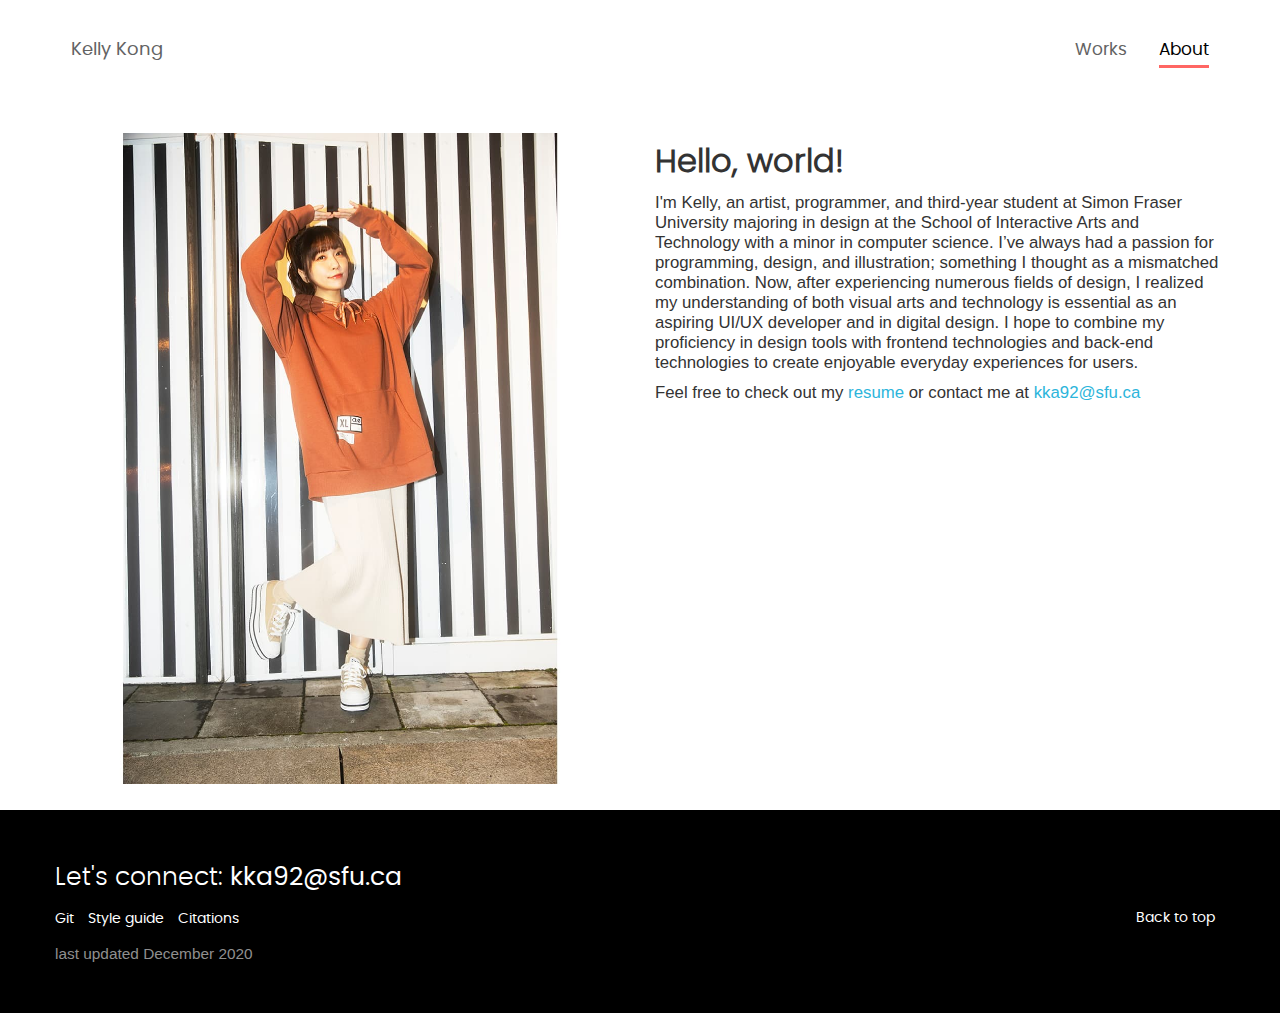
<file: P03/about.html>
<!doctype html>
<html lang="en">
<head>
  <meta charset="utf-8">
  <title>Styleguide</title>
  <meta name="viewport" content="width=device-width, initial-scale=1.0">
  <link rel="stylesheet" href="bootstrap/css/bootstrap.css" media="screen">
  <link rel="stylesheet" href="bootstrap/css/bootstrap-responsive.css" media="screen">
  <link rel="stylesheet" href="css/styles.css">
  <link rel="stylesheet" href="css/card.css">
  <link rel="stylesheet" href="fonts/stylesheet.css">
</head>

<body>
  <a id="top"></a>

  <nav class="topnav" id="myTopnav">
  <div class="container">
  <a href="about.html" class="active float-right">About</a>
  <a href="index.html" class="float-right">Works</a>
  <a href="index.html" class="name float-left">Kelly Kong</a>
</div>
</nav>

  <div class="container">
  <div class="row-fluid">
    <div class="span6">
      <picture>
        <source media="(max-width: 760px)" srcset="images/aimires.jpg">
        <source media="(min-width: 800px)" srcset="images/aimi.jpg">
        <img src="images/aimi.jpg" alt="Photo of me">
     </picture>
    </div>
   <div class="span6">
     <h2>Hello, world!</h2>
     <p class="intro">
       I'm Kelly, an artist, programmer, and third-year student at Simon Fraser University majoring in design at the School of Interactive Arts and Technology with a minor in computer science. I’ve always had a passion for programming, design, and illustration; something I thought as a mismatched combination. Now, after experiencing numerous fields of design, I realized my understanding of both visual arts and technology is essential as an aspiring UI/UX developer and in digital design. I hope to combine my proficiency in design tools with frontend technologies and back-end technologies to create enjoyable everyday experiences for users.
     </p>
     <p class="intro">Feel free to check out my <a href="">resume</a> or contact me at <a href="mailto:kka92@sfu.ca">kka92@sfu.ca</a></p>
   </div>
 </div>
</div>

   <footer class="footer bg-black">
     <div class="container">
         <h3>Let's connect: <a href="mailto:kka92@sfu.ca">kka92@sfu.ca</a></h3>
         <a href="https://github.com/r2sketch/IAT339_P03"> Git </a>
         <a href="styleguide.html"> Style guide </a>
         <a href="styleguide.html#citations"> Citations </a>
         <a href="#top" class="float-right">Back to top</a>

         <p>last updated December 2020</p>
     </div>
   </footer>

    <script src="https://code.jquery.com/jquery-3.2.1.slim.min.js" integrity="sha384-KJ3o2DKtIkvYIK3UENzmM7KCkRr/rE9/Qpg6aAZGJwFDMVNA/GpGFF93hXpG5KkN" crossorigin="anonymous"></script>
    <script src="https://cdnjs.cloudflare.com/ajax/libs/popper.js/1.12.9/umd/popper.min.js" integrity="sha384-ApNbgh9B+Y1QKtv3Rn7W3mgPxhU9K/ScQsAP7hUibX39j7fakFPskvXusvfa0b4Q" crossorigin="anonymous"></script>
    <script src="https://maxcdn.bootstrapcdn.com/bootstrap/4.0.0/js/bootstrap.min.js" integrity="sha384-JZR6Spejh4U02d8jOt6vLEHfe/JQGiRRSQQxSfFWpi1MquVdAyjUar5+76PVCmYl" crossorigin="anonymous"></script>
  </body>
</html>
</file>
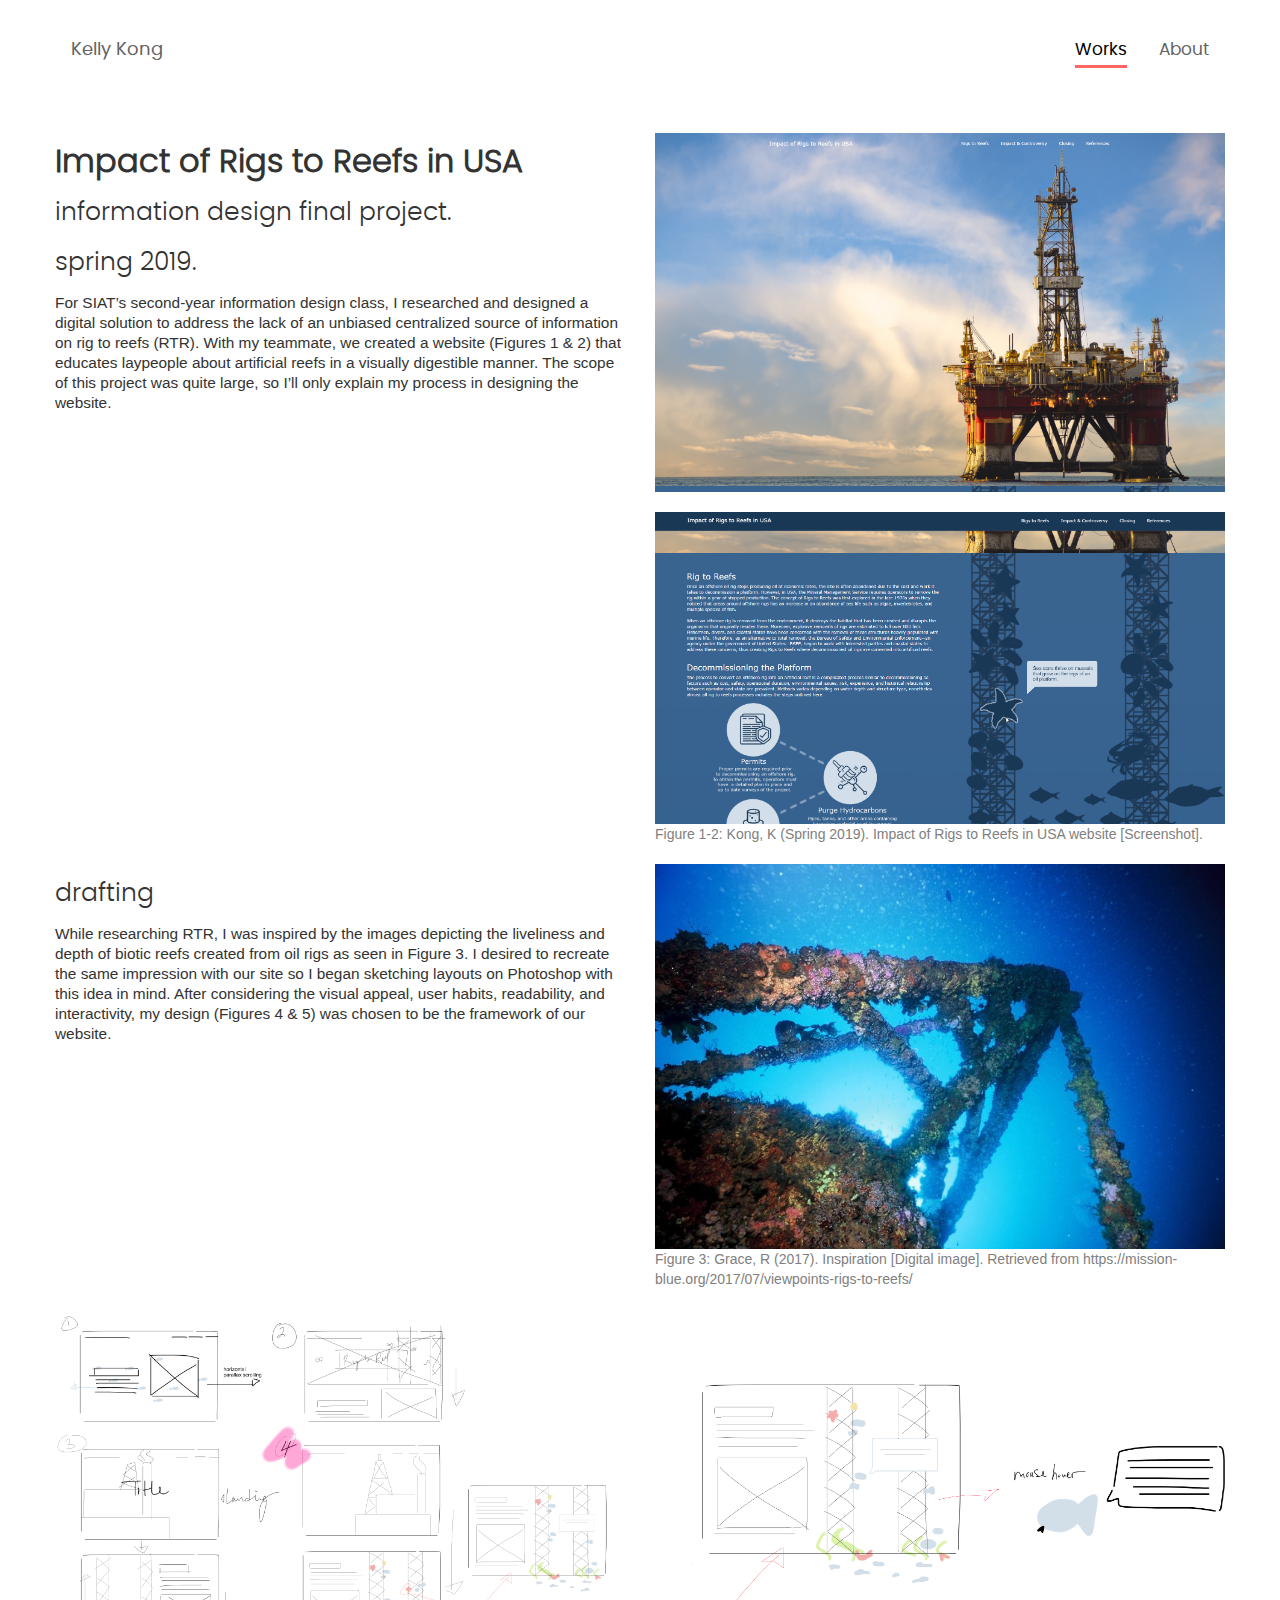
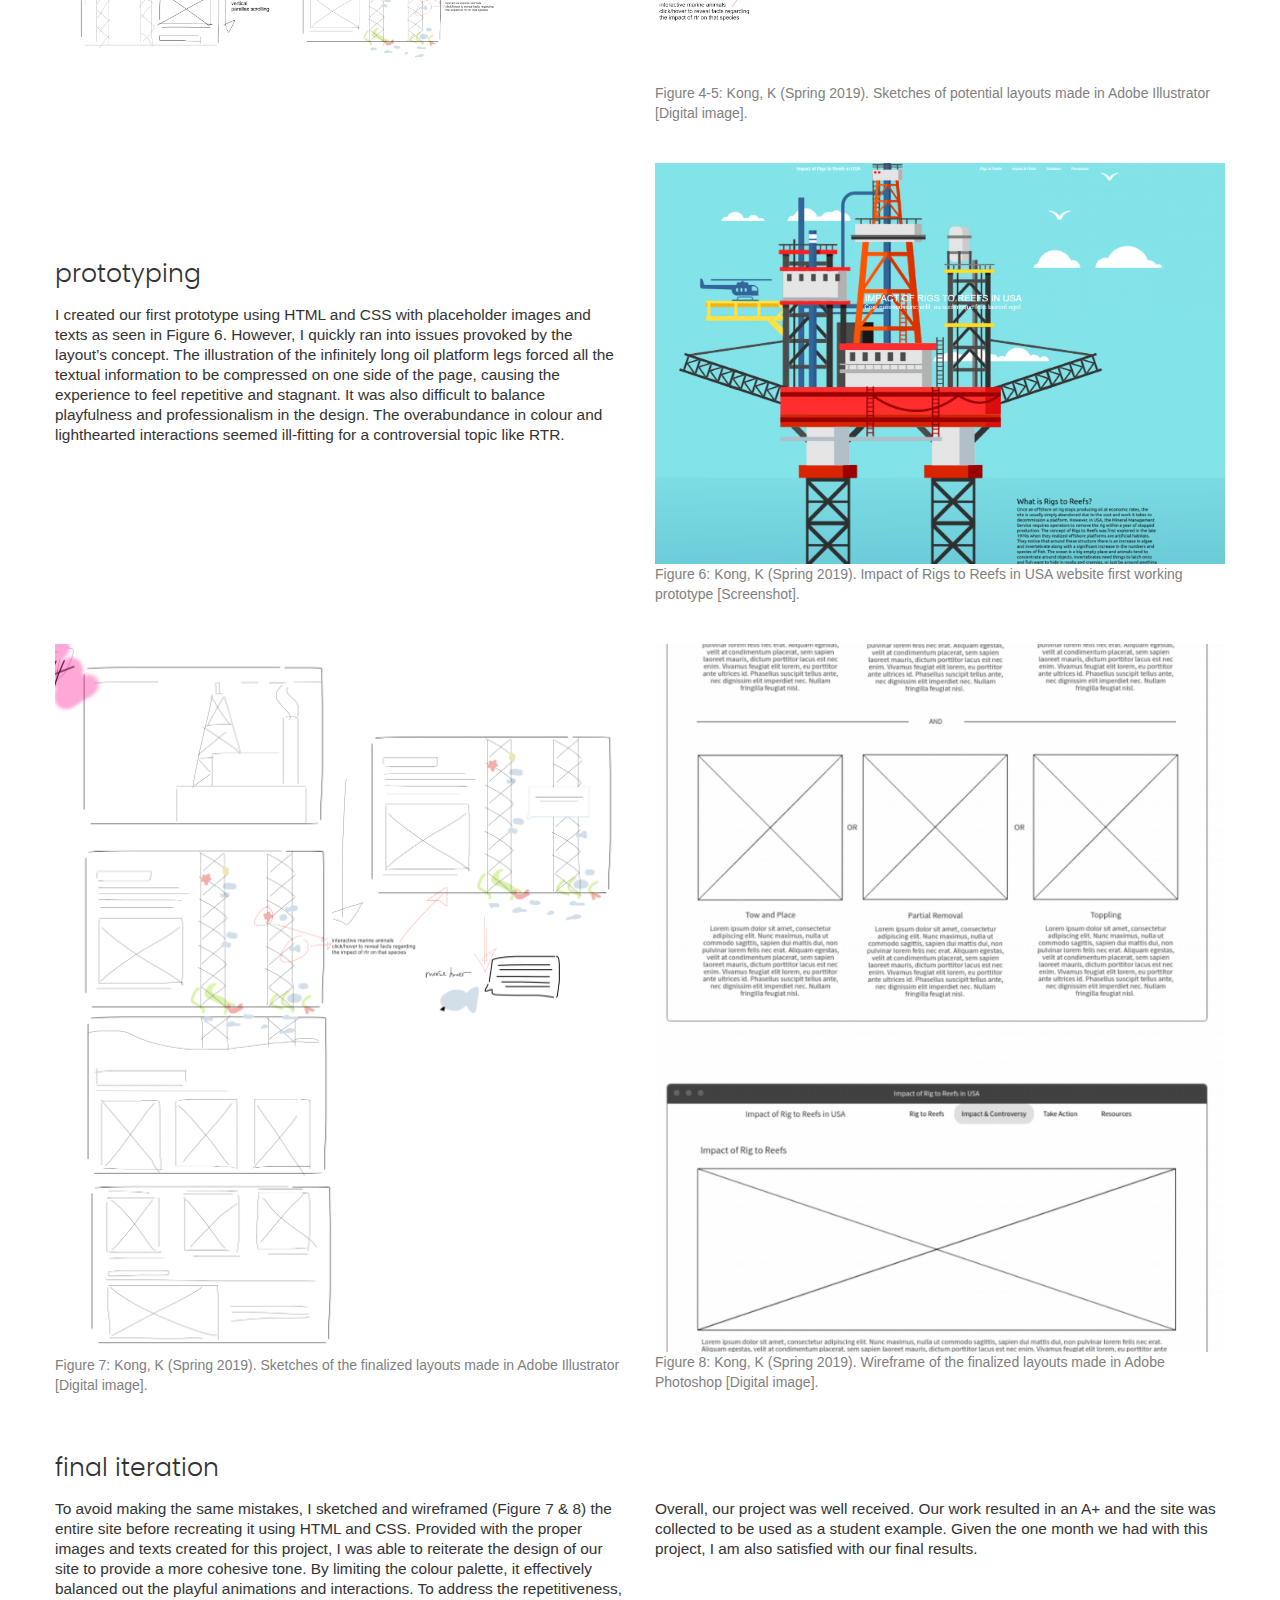
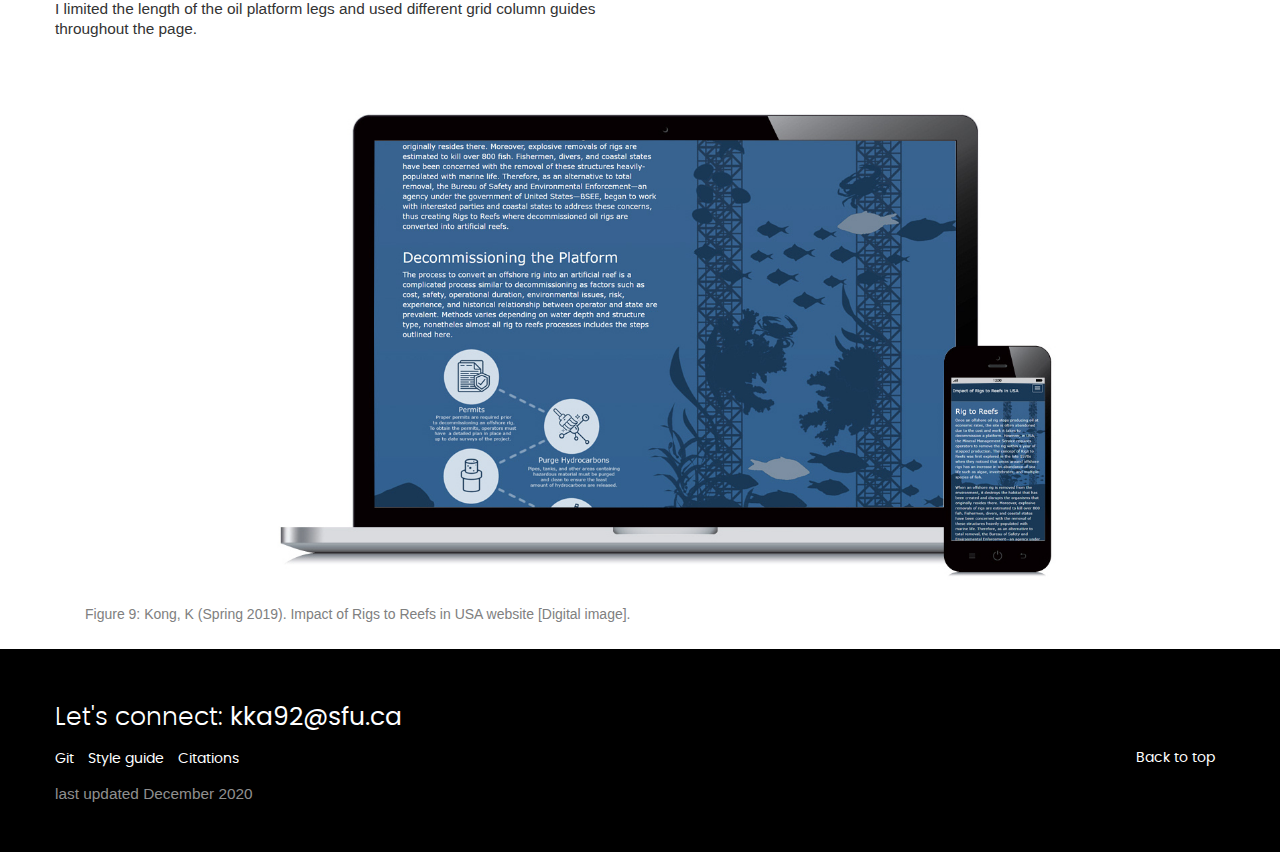
<file: P03/rtr.html>
<!doctype html>
<html lang="en">
<head>
  <meta charset="utf-8">
  <title>Styleguide</title>
  <meta name="viewport" content="width=device-width, initial-scale=1.0">
  <link rel="stylesheet" href="bootstrap/css/bootstrap.css" media="screen">
  <link rel="stylesheet" href="bootstrap/css/bootstrap-responsive.css" media="screen">
  <link rel="stylesheet" href="css/styles.css">
  <link rel="stylesheet" href="css/card.css">
  <link rel="stylesheet" href="fonts/stylesheet.css">
</head>

<body>
  <a id="top"></a>

  <nav class="topnav" id="myTopnav">
  <div class="container">
  <a href="about.html" class="float-right">About</a>
  <a href="index.html" class="active float-right">Works</a>
  <a href="index.html" class="name float-left">Kelly Kong</a>
</div>
</nav>

    <div class="container">
    <div class="row-fluid">
     <div class="span6">
       <h2>Impact of Rigs to Reefs in USA</h2>
       <h3>information design final project.</h3>
       <h3>spring 2019.</h3>
       <p>
         For SIAT’s second-year information design class, I researched and designed a digital solution to address the lack of an unbiased centralized source of information on rig to reefs (RTR). With my teammate, we created a website (Figures 1 & 2) that educates laypeople about artificial reefs in a visually digestible manner. The scope of this project was quite large, so I’ll only explain my process in designing the website.
       </p>
     </div>
     <div class="span6"><img src="images/rtr1.png" alt="Impact of Rigs to Reefs in USA homepage">
     </div>
   </div>
   <br>
   <div class="row-fluid">
    <div class="span6">
     </div>
     <div class="span6">
       <img src="images/rtr2.png" alt="Impact of Rigs to Reefs in USA homepage">
       <cite>Figure 1-2: Kong, K (Spring 2019). Impact of Rigs to Reefs in USA website [Screenshot]. </cite>
     </div>
   </div>
   <br>
   <div class="row-fluid">
    <div class="span6">
      <h3>drafting</h3>
       <p>
         While researching RTR, I was inspired by the images depicting the liveliness and
         depth of biotic reefs created from oil rigs as seen in Figure 3. I desired to recreate the same impression with our site so I began sketching layouts on Photoshop with this idea in mind. After considering the visual appeal, user habits, readability, and interactivity, my design (Figures 4 & 5) was chosen to be the framework of our website.
       </p>
     </div>
     <div class="span6">
       <img src="images/rtr3.jpg" alt="Rainbow Warrior in her final resting place 26 meters below the sea off the coast of Matauri Bay, Far North, New Zealand">
       <cite>Figure 3: Grace, R (2017). Inspiration [Digital image]. Retrieved from
   https://mission-blue.org/2017/07/viewpoints-rigs-to-reefs/ </cite>
     </div>
   </div>
   <br>
   <div class="row-fluid">
    <div class="span6">
      <img src="images/sketch.png" alt="Sketches of potential layouts made in
   Adobe Illustrator">
     </div>
     <div class="span6">
       <img src="images/sketch3.png" alt="Sketches of potential layouts made in
    Adobe Illustrator">
    <br>
    <cite>Figure 4-5: Kong, K (Spring 2019). Sketches of potential layouts made in Adobe Illustrator [Digital image]. </cite>
      </div>
   </div>
   <br><br>
   <div class="row-fluid">
    <div class="span6 paragraph_padding_top">
      <h3>prototyping</h3>
       <p>
         I created our first prototype using HTML and CSS with placeholder
         images and texts as seen in Figure 6. However, I quickly ran into issues
         provoked by the layout’s concept. The illustration of the infinitely long
         oil platform legs forced all the textual information to be compressed on
         one side of the page, causing the experience to feel repetitive and
         stagnant. It was also difficult to balance playfulness and professionalism
         in the design. The overabundance in colour and lighthearted interactions
         seemed ill-fitting for a controversial topic like RTR.
       </p>
     </div>
     <div class="span6">
       <img src="images/prototype.PNG" alt="Impact of Rigs to Reefs in USA website first working prototype">
       <cite>Figure 6: Kong, K (Spring 2019). Impact of Rigs to Reefs in USA website first working prototype [Screenshot]. </cite>
     </div>
   </div>
   <br><br>
   <div class="row-fluid">
    <div class="span6">
      <img src="images/sketch4.png" alt="Sketches of the finalized layouts made in Adobe Illustrator">
      <cite>Figure 7: Kong, K (Spring 2019). Sketches of the finalized layouts made in Adobe Illustrator [Digital image].</cite>
     </div>
     <div class="span6">
       <img src="images/wireframe.PNG" alt="Wireframe of the finalized layouts made in Adobe Photoshop">
       <cite>Figure 8: Kong, K (Spring 2019). Wireframe of the finalized layouts made in Adobe Photoshop [Digital image].</cite>
     </div>
   </div>
   <br>
   <div class="row-fluid">
    <div class="span6 paragraph_padding">
      <h3>final iteration</h3>
       <p>
         To avoid making the same mistakes, I sketched and wireframed (Figure 7 & 8) the entire site before recreating
         it using HTML and CSS. Provided with the proper images and texts created for this project, I
         was able to reiterate the design of our site to provide a more cohesive tone. By limiting the
         colour palette, it effectively balanced out the playful animations and interactions. To address
         the repetitiveness, I limited the length of the oil platform legs and used different grid column
         guides throughout the page.
       </p>
     </div>
     <div class="span6 paragraph_padding">
       <h3>&nbsp;</h3>
       <p>
         Overall, our project was well received. Our work resulted in an A+ and the site was collected to
         be used as a student example. Given the one month we had with this project, I am also satisfied
         with our final results.
       </p>
     </div> <br>
     <div class="span12"> <br>
       <picture>
         <source media="(max-width: 760px)" srcset="images/rtrmockupres.jpg">
         <source media="(min-width: 800px)" srcset="images/rtrmockup.jpg">
         <img src="images/rtrmockup.jpg" alt="Impact of Rigs to Reefs in USA website">
      </picture>
       <cite>Figure 9: Kong, K (Spring 2019). Impact of Rigs to Reefs in USA website [Digital image]. </cite>
     </div>
   </div>
   </div>

   <footer class="footer bg-black">
     <div class="container">
         <h3>Let's connect: <a href="mailto:kka92@sfu.ca">kka92@sfu.ca</a></h3>
         <a href="https://github.com/r2sketch/IAT339_P03"> Git </a>
         <a href="styleguide.html"> Style guide </a>
         <a href="styleguide.html#citations"> Citations </a>
         <a href="#top" class="float-right">Back to top</a>

         <p>last updated December 2020</p>
     </div>
   </footer>

    <!-- Optional JavaScript -->
    <!-- jQuery first, then Popper.js, then Bootstrap JS -->
    <script src="https://code.jquery.com/jquery-3.2.1.slim.min.js" integrity="sha384-KJ3o2DKtIkvYIK3UENzmM7KCkRr/rE9/Qpg6aAZGJwFDMVNA/GpGFF93hXpG5KkN" crossorigin="anonymous"></script>
    <script src="https://cdnjs.cloudflare.com/ajax/libs/popper.js/1.12.9/umd/popper.min.js" integrity="sha384-ApNbgh9B+Y1QKtv3Rn7W3mgPxhU9K/ScQsAP7hUibX39j7fakFPskvXusvfa0b4Q" crossorigin="anonymous"></script>
    <script src="https://maxcdn.bootstrapcdn.com/bootstrap/4.0.0/js/bootstrap.min.js" integrity="sha384-JZR6Spejh4U02d8jOt6vLEHfe/JQGiRRSQQxSfFWpi1MquVdAyjUar5+76PVCmYl" crossorigin="anonymous"></script>
  </body>
</html>
</file>
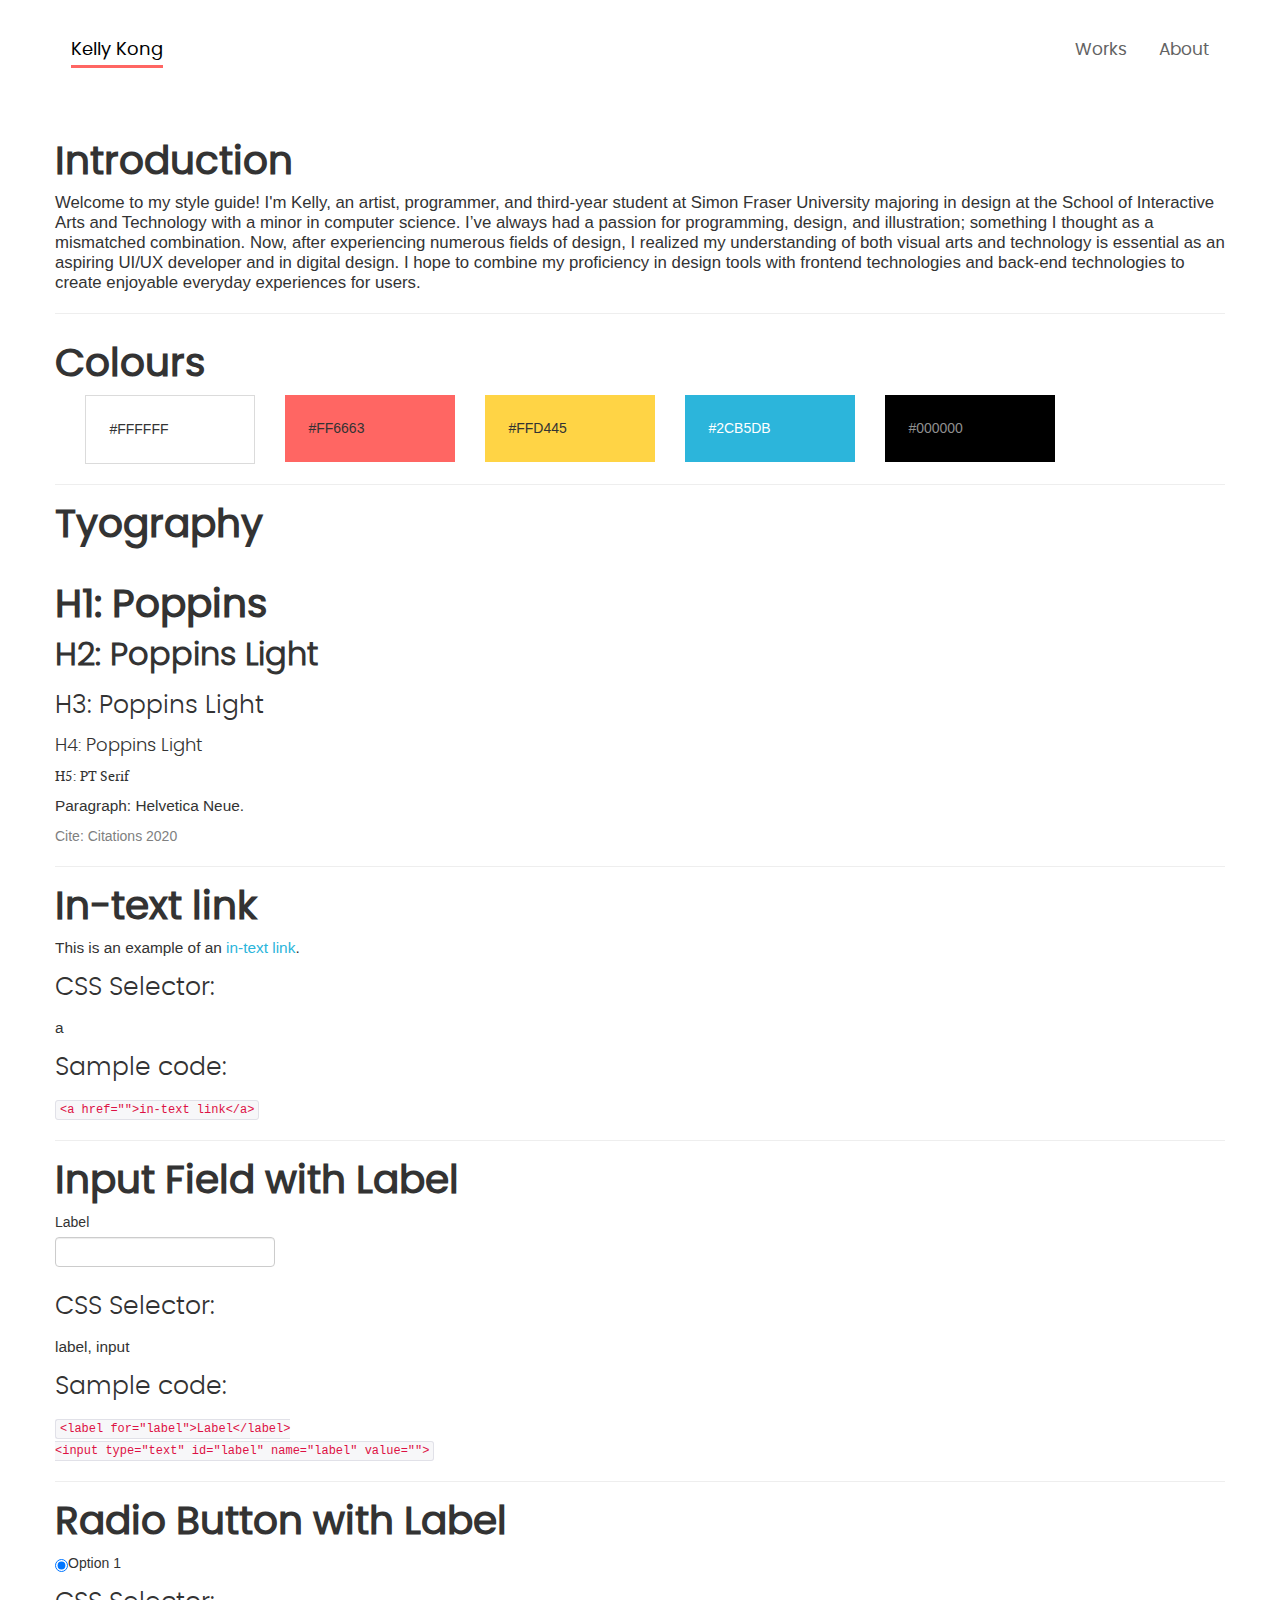
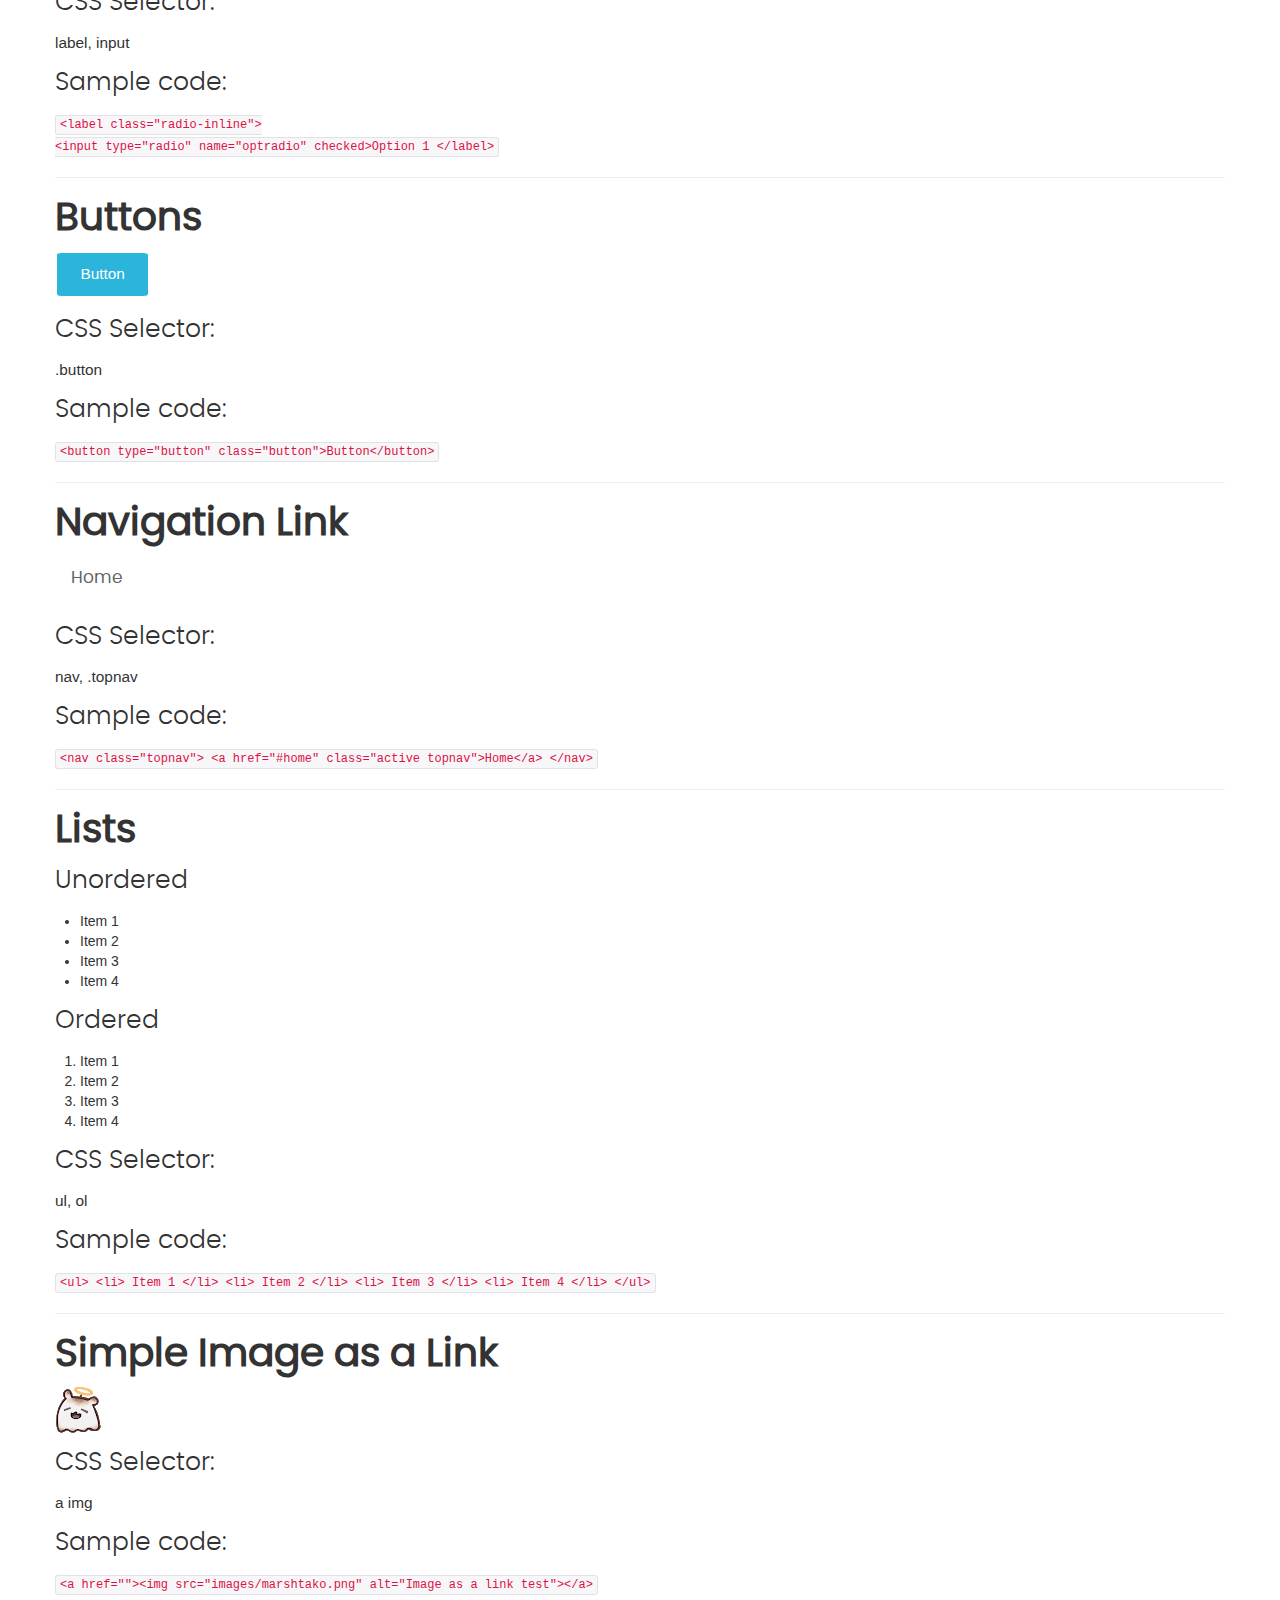
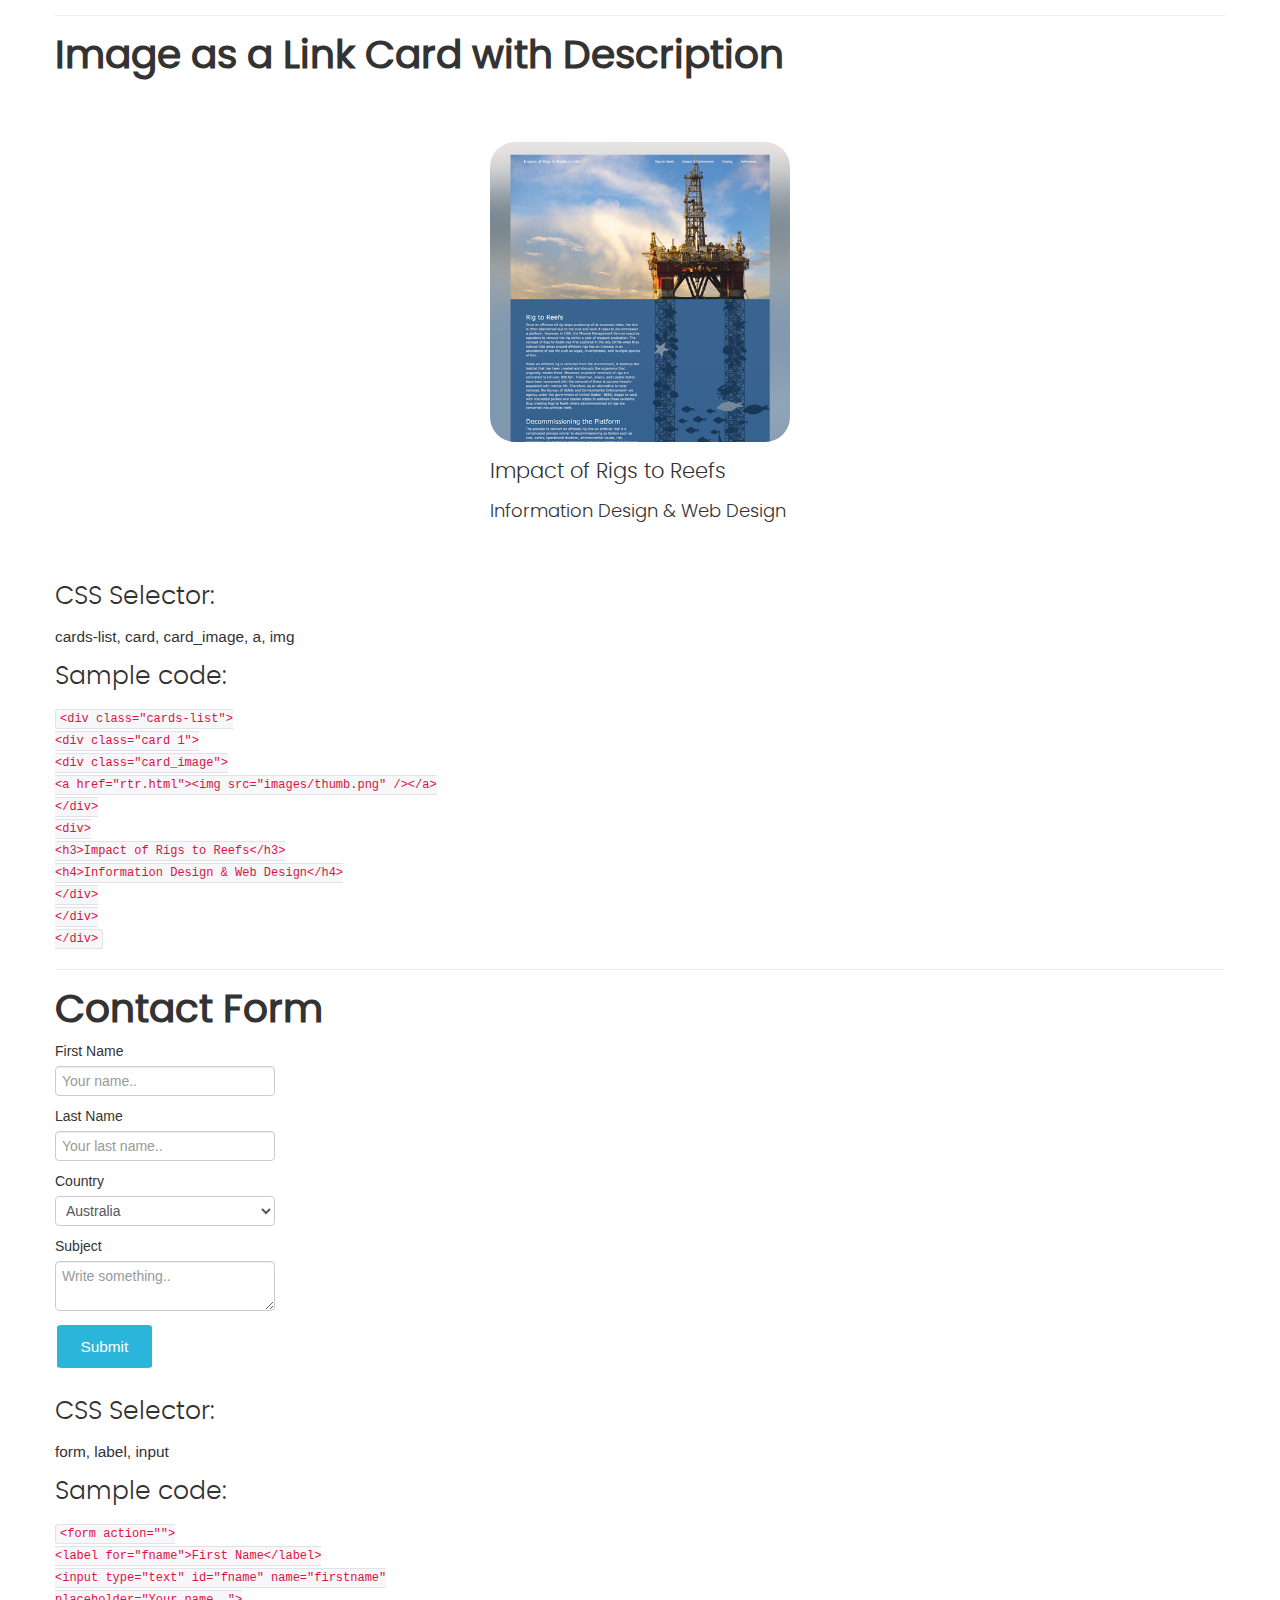
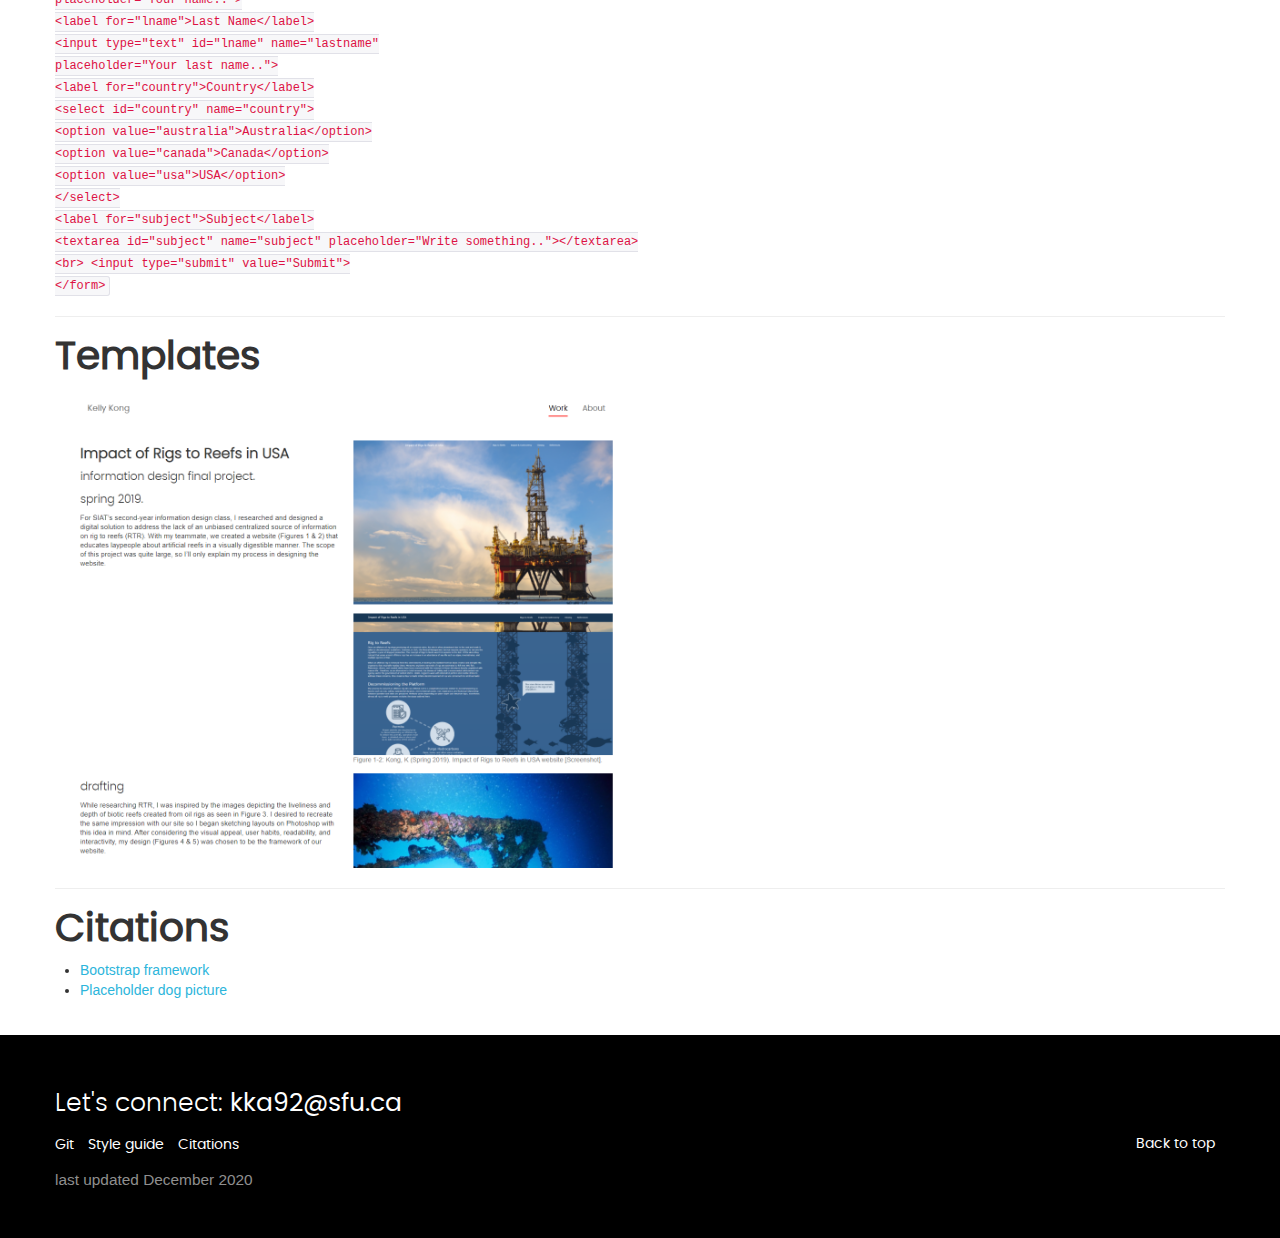
<file: P03/styleguide.html>
<!doctype html>
<html lang="en">
<head>
  <meta charset="utf-8">
  <title>Styleguide</title>
  <meta name="viewport" content="width=device-width, initial-scale=1.0">
  <link rel="stylesheet" href="bootstrap/css/bootstrap.css" media="screen">
  <link rel="stylesheet" href="bootstrap/css/bootstrap-responsive.css" media="screen">
  <link rel="stylesheet" href="css/styles.css">
  <link rel="stylesheet" href="css/card.css">
  <link rel="stylesheet" href="fonts/stylesheet.css">
</head>

<body>
  <a id="top"></a>

  <nav class="topnav" id="myTopnav">
  <div class="container">
  <a href="about.html" class="float-right">About</a>
  <a href="index.html" class="float-right">Works</a>
  <a href="index.html" class="active name float-left">Kelly Kong</a>
</div>
</nav>

<div class="container">
  <section>
    <h1>Introduction</h1>
    <p class="intro">Welcome to my style guide! I'm Kelly, an artist, programmer, and third-year student at Simon Fraser University majoring in design at the School of Interactive Arts and Technology with a minor in computer science. I’ve always had a passion for programming, design, and illustration; something I thought as a mismatched combination. Now, after experiencing numerous fields of design, I realized my understanding of both visual arts and technology is essential as an aspiring UI/UX developer and in digital design. I hope to combine my proficiency in design tools with frontend technologies and back-end technologies to create enjoyable everyday experiences for users.</p>
  </section>
  <hr>
  <section>
  <div class="row-fluid">
    <h1>Colours</h1>
    <div class="span2 bg-white color-block">#FFFFFF</div>
    <div class="span2 bg-bittersweet color-block">#FF6663</div>
    <div class="span2 bg-mustard color-block">#FFD445</div>
    <div class="span2 bg-maximum-blue color-block">#2CB5DB</div>
    <div class="span2 bg-black color-block">#000000</div>
  </div>
  </section>
  <hr>
  <section>
    <h1>Tyography</h1>
    <br>
    <h1>H1: Poppins</h1>
    <h2>H2: Poppins Light</h2>
    <h3>H3: Poppins Light</h3>
    <h4>H4: Poppins Light</h4>
    <h5>H5: PT Serif</h5>

    <p>Paragraph: Helvetica Neue.</p>
    <cite>Cite: Citations 2020</cite>
  </section>
  <hr>
  <section>
   <h1>In-text link</h1>
   <p>This is an example of an <a href="">in-text link</a>.</p>
   <h3> CSS Selector: </h3>
   <p>a</p>
   <h3> Sample code: </h3>
   <code>&lt;a href=&quot;&quot;&gt;in-text link&lt;/a&gt;</code>
  </section>
  <hr>
  <section>
    <h1>Input Field with Label</h1>
    <label for="label">Label</label>
    <input type="text" id="label" name="label" value="">
    <h3> CSS Selector: </h3>
    <p>label, input</p>
    <h3> Sample code: </h3>
    <code>    &lt;label for=&quot;label&quot;&gt;Label&lt;/label&gt;<br>
    &lt;input type=&quot;text&quot; id=&quot;label&quot; name=&quot;label&quot; value=&quot;&quot;&gt;
</code>
  </section>
  <hr>
  <section>
    <h1>Radio Button with Label</h1>
    <label class="radio-inline">
      <input type="radio" name="optradio" checked>Option 1
    </label>
    <h3> CSS Selector: </h3>
    <p>label, input</p>
    <h3> Sample code: </h3>
    <code>&lt;label class=&quot;radio-inline&quot;&gt;<br>
      &lt;input type=&quot;radio&quot; name=&quot;optradio&quot; checked&gt;Option 1
    &lt;/label&gt;
    </code>
    </section>
  <hr>
  <section>
   <h1>Buttons</h1>
   <button type="button" class="button">Button</button>
   <h3> CSS Selector: </h3>
   <p>.button</p>
   <h3> Sample code: </h3>
   <code>   &lt;button type=&quot;button&quot; class=&quot;button&quot;&gt;Button&lt;/button&gt;</code>
  </section>
  <hr>
  <section>
   <h1>Navigation Link</h1>
   <nav class="topnav">
   <a href="#home" class="topnav float-left">Home</a>
   </nav>
   <h3> CSS Selector: </h3>
   <p>nav, .topnav</p>
   <h3> Sample code: </h3>
   <code>&lt;nav class=&quot;topnav&quot;&gt;
   &lt;a href=&quot;#home&quot; class=&quot;active topnav&quot;&gt;Home&lt;/a&gt;
   &lt;/nav&gt;</code>
  </section>
  <hr>
  <section>
  <h1>Lists</h1>
  <h3>Unordered</h3>
  <ul>
    <li> Item 1 </li>
    <li> Item 2 </li>
    <li> Item 3 </li>
    <li> Item 4 </li>
  </ul>
  <h3>Ordered</h3>
  <ol>
    <li> Item 1 </li>
    <li> Item 2 </li>
    <li> Item 3 </li>
    <li> Item 4 </li>
  </ol>
  <h3> CSS Selector: </h3>
  <p>ul, ol</p>
  <h3> Sample code: </h3>
  <code>  &lt;ul&gt;
    &lt;li&gt; Item 1 &lt;/li&gt;
    &lt;li&gt; Item 2 &lt;/li&gt;
    &lt;li&gt; Item 3 &lt;/li&gt;
    &lt;li&gt; Item 4 &lt;/li&gt;
  &lt;/ul&gt;
</code>
  </section>
  <hr>
  <section>
   <h1>Simple Image as a Link</h1>
   <a href=""><img src="images/marshtako.png" alt="Image as a link test"></a>
   <h3> CSS Selector: </h3>
   <p>a img</p>
   <h3> Sample code: </h3>
   <code>   &lt;a href=&quot;&quot;&gt;&lt;img src=&quot;images/marshtako.png&quot; alt=&quot;Image as a link test&quot;&gt;&lt;/a&gt;
  </code>
  </section>
  <hr>
  <section>
   <h1>Image as a Link Card with Description</h1>
   <div class="cards-list">
   <div class="card 1">
     <div class="card_image">
       <a href="rtr.html"><img src="images/thumb.png" alt="Placeholder image for image as a link card test" /></a>
     </div>
     <div>
       <h3>Impact of Rigs to Reefs</h3>
       <h4>Information Design & Web Design</h4>
       </div>
   </div>
 </div>
   <h3> CSS Selector: </h3>
   <p>cards-list, card, card_image, a, img</p>
   <h3> Sample code: </h3>
   <code>    &lt;div class=&quot;cards-list&quot;&gt; <br>
   &lt;div class=&quot;card 1&quot;&gt; <br>
     &lt;div class=&quot;card_image&quot;&gt; <br>
       &lt;a href=&quot;rtr.html&quot;&gt;&lt;img src=&quot;images/thumb.png&quot; /&gt;&lt;/a&gt; <br>
     &lt;/div&gt; <br>
     &lt;div&gt; <br>
       &lt;h3&gt;Impact of Rigs to Reefs&lt;/h3&gt; <br>
       &lt;h4&gt;Information Design &amp; Web Design&lt;/h4&gt; <br>
       &lt;/div&gt; <br>
   &lt;/div&gt; <br>
 &lt;/div&gt; <br>
  </code>
  </section>
  <hr>
  <section>
  <h1>Contact Form</h1>
  <form action="#">
  <label for="fname">First Name</label>
  <input type="text" id="fname" name="firstname" placeholder="Your name..">

  <label for="lname">Last Name</label>
  <input type="text" id="lname" name="lastname" placeholder="Your last name..">

  <label for="country">Country</label>
  <select id="country" name="country">
    <option value="australia">Australia</option>
    <option value="canada">Canada</option>
    <option value="usa">USA</option>
  </select>

  <label for="subject">Subject</label>
  <textarea id="subject" name="subject" placeholder="Write something.."></textarea>
  <br>
  <input type="submit" value="Submit" class="button">
</form>
<h3> CSS Selector: </h3>
<p>form, label, input</p>
<h3> Sample code: </h3>
<code>  &lt;form action=&quot;&quot;&gt; <br>
  &lt;label for=&quot;fname&quot;&gt;First Name&lt;/label&gt; <br>
  &lt;input type=&quot;text&quot; id=&quot;fname&quot; name=&quot;firstname&quot; <br> placeholder=&quot;Your name..&quot;&gt; <br>

  &lt;label for=&quot;lname&quot;&gt;Last Name&lt;/label&gt; <br>
  &lt;input type=&quot;text&quot; id=&quot;lname&quot; name=&quot;lastname&quot; <br> placeholder=&quot;Your last name..&quot;&gt; <br>

  &lt;label for=&quot;country&quot;&gt;Country&lt;/label&gt; <br>
  &lt;select id=&quot;country&quot; name=&quot;country&quot;&gt; <br>
    &lt;option value=&quot;australia&quot;&gt;Australia&lt;/option&gt; <br>
    &lt;option value=&quot;canada&quot;&gt;Canada&lt;/option&gt; <br>
    &lt;option value=&quot;usa&quot;&gt;USA&lt;/option&gt; <br>
  &lt;/select&gt; <br>

  &lt;label for=&quot;subject&quot;&gt;Subject&lt;/label&gt; <br>
  &lt;textarea id=&quot;subject&quot; name=&quot;subject&quot; placeholder=&quot;Write something..&quot;&gt;&lt;/textarea&gt; <br>
  &lt;br&gt;
  &lt;input type=&quot;submit&quot; value=&quot;Submit&quot;&gt; <br>
&lt;/form&gt; <br>
</code>
</section>
<hr>
<section>
 <h1>Templates</h1>
 <a href="rtr.html"><img src="images/template.PNG" alt="Process analysis page template" style="width:50%"></a>
</section>
<hr>
<a id="citations"></a>
<section>
 <h1>Citations</h1>
 <ul>
   <li><a href="https://getbootstrap.com/">Bootstrap framework</a></li>
   <li><a href="https://www.shutterstock.com/image-photo/beauty-golden-retriever-dog-park-715606345">Placeholder dog picture</a></li>
 </ul>
</section>
</div>

<footer class="footer bg-black">
  <div class="container">
      <h3>Let's connect: <a href="mailto:kka92@sfu.ca">kka92@sfu.ca</a></h3>
      <a href="https://github.com/r2sketch/IAT339_P03"> Git </a>
      <a href="styleguide.html"> Style guide </a>
      <a href="styleguide.html#citations"> Citations </a>
      <a href="#top" class="float-right">Back to top</a>

      <p>last updated December 2020</p>
  </div>
</footer>

<script src="https://code.jquery.com/jquery-3.3.1.slim.min.js" integrity="sha384-q8i/X+965DzO0rT7abK41JStQIAqVgRVzpbzo5smXKp4YfRvH+8abtTE1Pi6jizo" crossorigin="anonymous"></script>
<script src="https://cdnjs.cloudflare.com/ajax/libs/popper.js/1.14.7/umd/popper.min.js" integrity="sha384-UO2eT0CpHqdSJQ6hJty5KVphtPhzWj9WO1clHTMGa3JDZwrnQq4sF86dIHNDz0W1" crossorigin="anonymous"></script>
<script src="https://stackpath.bootstrapcdn.com/bootstrap/4.3.1/js/bootstrap.min.js" integrity="sha384-JjSmVgyd0p3pXB1rRibZUAYoIIy6OrQ6VrjIEaFf/nJGzIxFDsf4x0xIM+B07jRM" crossorigin="anonymous"></script>

</body>
</html>
</file>
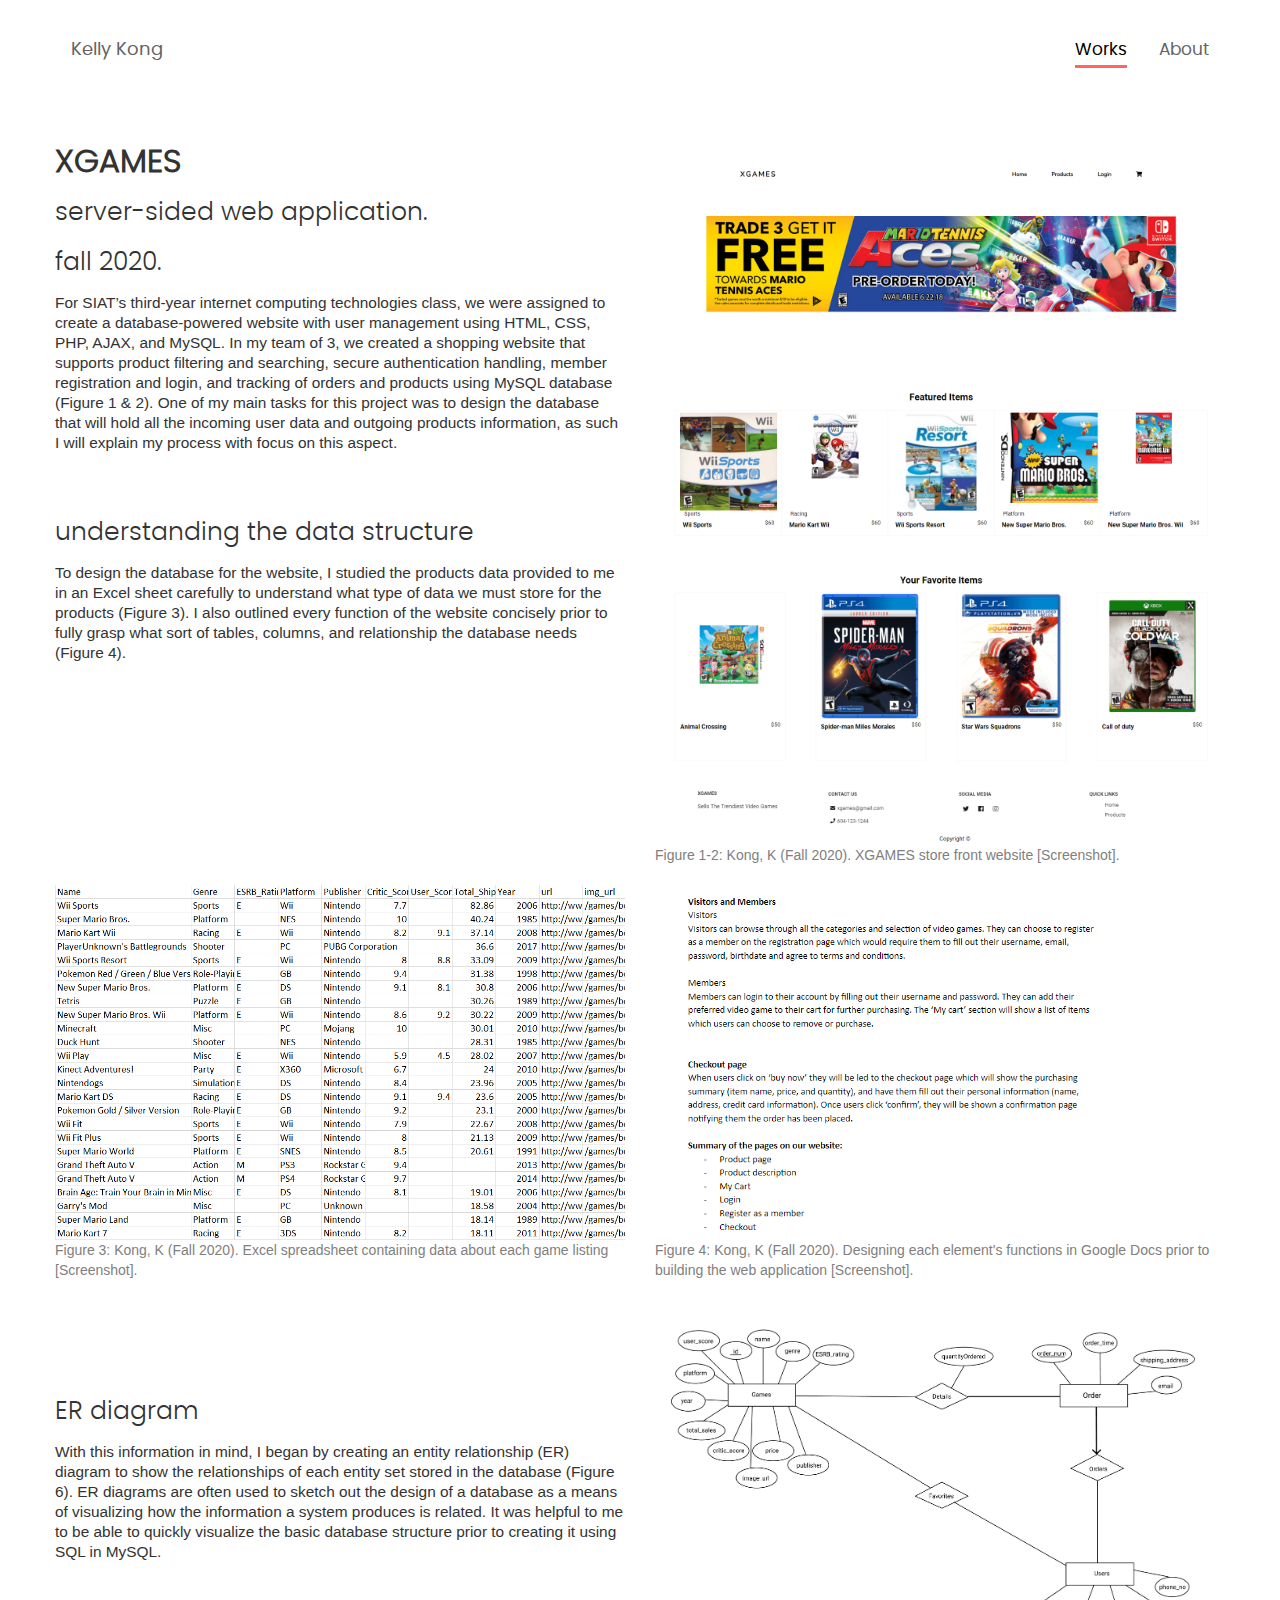
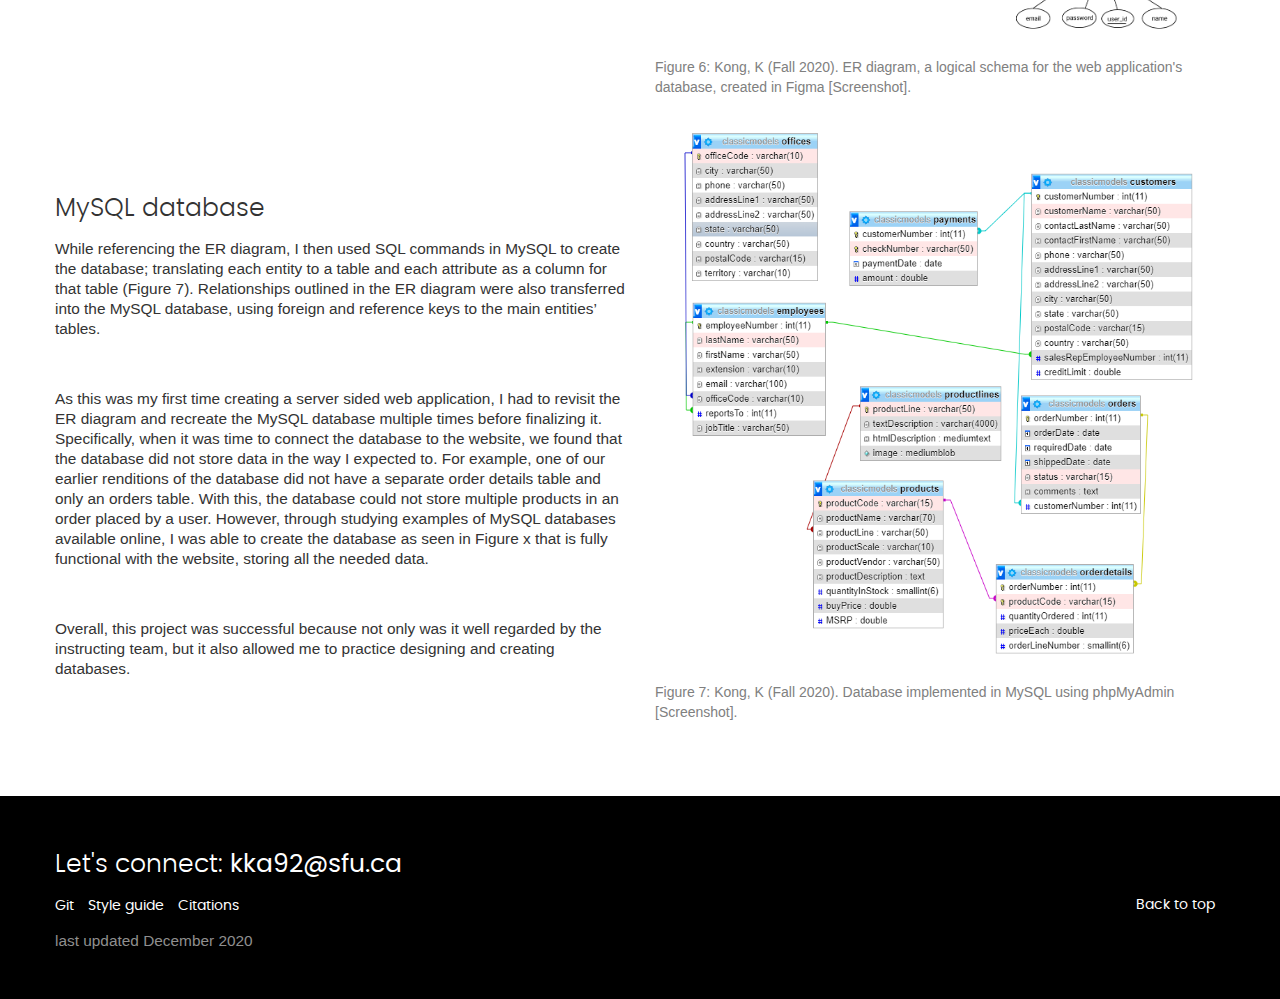
<file: P03/xgames.html>
<!doctype html>
<html lang="en">
<head>
  <meta charset="utf-8">
  <title>Styleguide</title>
  <meta name="viewport" content="width=device-width, initial-scale=1.0">
  <link rel="stylesheet" href="bootstrap/css/bootstrap.css" media="screen">
  <link rel="stylesheet" href="bootstrap/css/bootstrap-responsive.css" media="screen">
  <link rel="stylesheet" href="css/styles.css">
  <link rel="stylesheet" href="css/card.css">
  <link rel="stylesheet" href="fonts/stylesheet.css">
</head>

<body>
  <a id="top"></a>

  <nav class="topnav" id="myTopnav">
  <div class="container">
  <a href="about.html" class="float-right">About</a>
  <a href="index.html" class="active float-right">Works</a>
  <a href="index.html" class="name float-left">Kelly Kong</a>
</div>
</nav>

    <div class="container">
    <div class="row-fluid">
     <div class="span6">
       <h2>XGAMES</h2>
       <h3>server-sided web application.</h3>
       <h3>fall 2020.</h3>
       <p>
        For SIAT’s third-year internet computing technologies class, we were assigned to create a database-powered website with user management using HTML, CSS, PHP, AJAX, and MySQL. In my team of 3, we created a shopping website that supports product filtering and searching, secure authentication handling, member registration and login, and tracking of orders and products using MySQL database (Figure 1 & 2). One of my main tasks for this project was to design the database that will hold all the incoming user data and outgoing products information, as such I will explain my process with focus on this aspect.
       </p>
       <br><br>
       <h3>understanding the data structure</h3>
        <p> To design the database for the website, I studied the products data provided to me in an Excel sheet carefully to understand what type of data we must store for the products (Figure 3). I also outlined every function of the website concisely prior to fully grasp what sort of tables, columns, and relationship the database needs (Figure 4).</p>
     </div>
     <div class="span6"><img src="images/xgameslong.png" alt="XGAMES website homepage">
       <cite>Figure 1-2: Kong, K (Fall 2020). XGAMES store front website [Screenshot]. </cite>
     </div>
   </div>
   <br>
   <div class="row-fluid">
     <div class="span6">
       <img src="images/excel.PNG" alt="Excel spreadsheet with data about each game product listing">
       <cite>Figure 3: Kong, K (Fall 2020). Excel spreadsheet containing data about each game listing [Screenshot]. </cite>
     </div>
     <div class="span6">
       <picture>
         <source media="(max-width: 760px)" srcset="images/detailsres.PNG">
         <source media="(min-width: 800px)" srcset="images/details.PNG">
           <img src="images/details.PNG" alt="List of some of the web application's elements function in Google Docs">
      </picture>
    <cite>Figure 4: Kong, K (Fall 2020). Designing each element's functions in Google Docs prior to building the web application [Screenshot]. </cite>
      </div>
   </div>
   <br>
   <div class="row-fluid">
    <div class="span6 paragraph_padding_top">
      <h3>ER diagram</h3>
       <p>
        With this information in mind, I began by creating an entity relationship (ER) diagram to show the relationships of each entity set stored in the database (Figure 6). ER diagrams are often used to sketch out the design of a database as a means of visualizing how the information a system produces is related. It was helpful to me to be able to quickly visualize the basic database structure prior to creating it using SQL in MySQL.
       </p>
     </div>
     <div class="span6">
       <img src="images/erdia.PNG" alt="ER diagram for the web application's database">
       <cite>Figure 6: Kong, K (Fall 2020). ER diagram, a logical schema for the web application's database, created in Figma [Screenshot]. </cite>
     </div>
   </div>
   <div class="row-fluid">
    <div class="span6 paragraph_padding_top">
      <h3>MySQL database</h3>
       <p>
        While referencing the ER diagram, I then used SQL commands in MySQL to create the database; translating each entity to a table and each attribute as a column for that table (Figure 7). Relationships outlined in the ER diagram were also transferred into the MySQL database, using foreign and reference keys to the main entities’ tables.
       </p>
       <p class="paragraph_padding_top"> As this was my first time creating a server sided web application, I had to revisit the ER diagram and recreate the MySQL database multiple times before finalizing it. Specifically, when it was time to connect the database to the website, we found that the database did not store data in the way I expected to. For example, one of our earlier renditions of the database did not have a separate order details table and only an orders table. With this, the database could not store multiple products in an order placed by a user. However, through studying examples of MySQL databases available online, I was able to create the database as seen in Figure x that is fully functional with the website, storing all the needed data.  </p>
       <p>Overall, this project was successful because not only was it well regarded by the instructing team, but it also allowed me to practice designing and creating databases. </p>
     </div>
     <div class="span6">
       <img src="images/refdata.PNG" alt="Database implemented in MySQL using phpMyAdmin">
       <cite>Figure 7: Kong, K (Fall 2020). Database implemented in MySQL using phpMyAdmin [Screenshot]. </cite>
     </div>
   </div>
    </div>

   <footer class="footer bg-black">
     <div class="container">
         <h3>Let's connect: <a href="mailto:kka92@sfu.ca">kka92@sfu.ca</a></h3>
         <a href="https://github.com/r2sketch/IAT339_P03"> Git </a>
         <a href="styleguide.html"> Style guide </a>
         <a href="styleguide.html#citations"> Citations </a>
         <a href="#top" class="float-right">Back to top</a>

         <p>last updated December 2020</p>
     </div>
   </footer>

    <script src="https://code.jquery.com/jquery-3.2.1.slim.min.js" integrity="sha384-KJ3o2DKtIkvYIK3UENzmM7KCkRr/rE9/Qpg6aAZGJwFDMVNA/GpGFF93hXpG5KkN" crossorigin="anonymous"></script>
    <script src="https://cdnjs.cloudflare.com/ajax/libs/popper.js/1.12.9/umd/popper.min.js" integrity="sha384-ApNbgh9B+Y1QKtv3Rn7W3mgPxhU9K/ScQsAP7hUibX39j7fakFPskvXusvfa0b4Q" crossorigin="anonymous"></script>
    <script src="https://maxcdn.bootstrapcdn.com/bootstrap/4.0.0/js/bootstrap.min.js" integrity="sha384-JZR6Spejh4U02d8jOt6vLEHfe/JQGiRRSQQxSfFWpi1MquVdAyjUar5+76PVCmYl" crossorigin="anonymous"></script>
  </body>
</html>
</file>
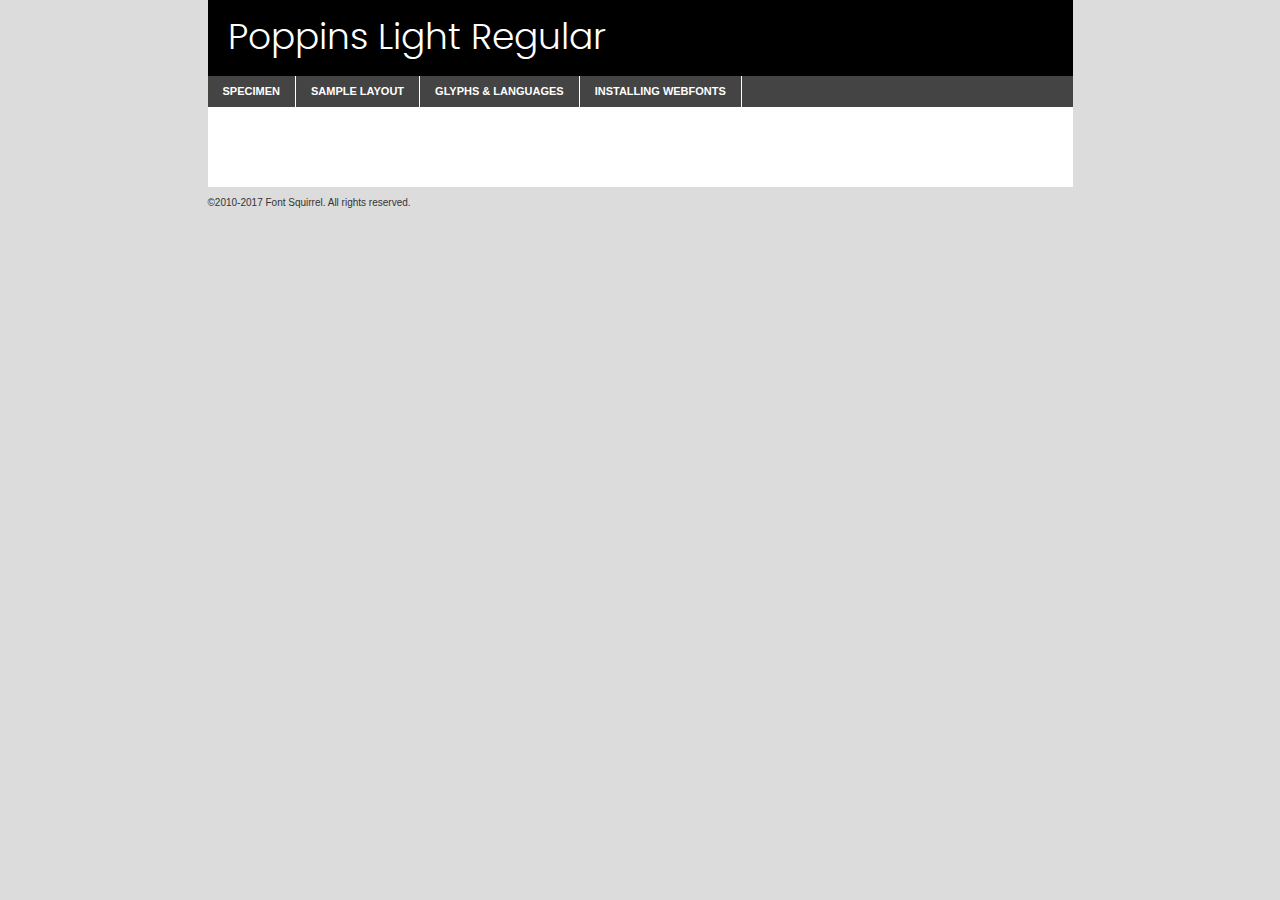
<file: P03/fonts/poppins-light-demo.html>
<!DOCTYPE html PUBLIC "-//W3C//DTD XHTML 1.0 Transitional//EN"
	"http://www.w3.org/TR/xhtml1/DTD/xhtml1-transitional.dtd">

<html xmlns="http://www.w3.org/1999/xhtml" xml:lang="en" lang="en">
<head>
	<meta http-equiv="Content-Type" content="text/html; charset=utf-8" />
	<script src="http://ajax.googleapis.com/ajax/libs/jquery/1.7.2/jquery.min.js" type="text/javascript" charset="utf-8"></script>
	<script type="text/javascript">
	(function($){$.fn.easyTabs=function(option){var param=jQuery.extend({fadeSpeed:"fast",defaultContent:1,activeClass:'active'},option);$(this).each(function(){var thisId="#"+this.id;if(param.defaultContent==''){param.defaultContent=1;}
	if(typeof param.defaultContent=="number")
	{var defaultTab=$(thisId+" .tabs li:eq("+(param.defaultContent-1)+") a").attr('href').substr(1);}else{var defaultTab=param.defaultContent;}
	$(thisId+" .tabs li a").each(function(){var tabToHide=$(this).attr('href').substr(1);$("#"+tabToHide).addClass('easytabs-tab-content');});hideAll();changeContent(defaultTab);function hideAll(){$(thisId+" .easytabs-tab-content").hide();}
	function changeContent(tabId){hideAll();$(thisId+" .tabs li").removeClass(param.activeClass);$(thisId+" .tabs li a[href=#"+tabId+"]").closest('li').addClass(param.activeClass);if(param.fadeSpeed!="none")
	{$(thisId+" #"+tabId).fadeIn(param.fadeSpeed);}else{$(thisId+" #"+tabId).show();}}
	$(thisId+" .tabs li").click(function(){var tabId=$(this).find('a').attr('href').substr(1);changeContent(tabId);return false;});});}})(jQuery);
	</script>
	<link rel="stylesheet" href="specimen_files/specimen_stylesheet.css" type="text/css" charset="utf-8" />
	<link rel="stylesheet" href="stylesheet.css" type="text/css" charset="utf-8" />

	<style type="text/css">
					body{
				font-family: 'poppinslight';
							}
		</style>

	<title>Poppins Light Regular Specimen</title>
	
	
	<script type="text/javascript" charset="utf-8">
		$(document).ready(function() {
			$('#container').easyTabs({defaultContent:1});
		});
	</script>
</head>

<body>
<div id="container">
	<div id="header">
		Poppins Light Regular	</div>
	<ul class="tabs">
		<li><a href="#specimen">Specimen</a></li>
		<li><a href="#layout">Sample Layout</a></li>
				<li><a href="#glyphs">Glyphs &amp; Languages</a></li>
		<li><a href="#installing">Installing Webfonts</a></li>
		
	</ul>
	
	<div id="main_content">

		
			<div id="specimen">
		
				<div class="section">
					<div class="grid12 firstcol">
						<div class="huge">AaBb</div>
					</div>
				</div>
		
				<div class="section">
					<div class="glyph_range">A&#x200B;B&#x200b;C&#x200b;D&#x200b;E&#x200b;F&#x200b;G&#x200b;H&#x200b;I&#x200b;J&#x200b;K&#x200b;L&#x200b;M&#x200b;N&#x200b;O&#x200b;P&#x200b;Q&#x200b;R&#x200b;S&#x200b;T&#x200b;U&#x200b;V&#x200b;W&#x200b;X&#x200b;Y&#x200b;Z&#x200b;a&#x200b;b&#x200b;c&#x200b;d&#x200b;e&#x200b;f&#x200b;g&#x200b;h&#x200b;i&#x200b;j&#x200b;k&#x200b;l&#x200b;m&#x200b;n&#x200b;o&#x200b;p&#x200b;q&#x200b;r&#x200b;s&#x200b;t&#x200b;u&#x200b;v&#x200b;w&#x200b;x&#x200b;y&#x200b;z&#x200b;1&#x200b;2&#x200b;3&#x200b;4&#x200b;5&#x200b;6&#x200b;7&#x200b;8&#x200b;9&#x200b;0&#x200b;&amp;&#x200b;.&#x200b;,&#x200b;?&#x200b;!&#x200b;&#64;&#x200b;(&#x200b;)&#x200b;#&#x200b;$&#x200b;%&#x200b;*&#x200b;+&#x200b;-&#x200b;=&#x200b;:&#x200b;;</div>
				</div>
				<div class="section">
					<div class="grid12 firstcol">
						<table class="sample_table">
							<tr><td>10</td><td class="size10">abcdefghijklmnopqrstuvwxyzABCDEFGHIJKLMNOPQRSTUVWXYZ0123456789abcdefghijklmnopqrstuvwxyzABCDEFGHIJKLMNOPQRSTUVWXYZ0123456789abcdefghijklmnopqrstuvwxyzABCDEFGHIJKLMNOPQRSTUVWXYZ</td></tr>
							<tr><td>11</td><td class="size11">abcdefghijklmnopqrstuvwxyzABCDEFGHIJKLMNOPQRSTUVWXYZ0123456789abcdefghijklmnopqrstuvwxyzABCDEFGHIJKLMNOPQRSTUVWXYZ0123456789abcdefghijklmnopqrstuvwxyzABCDEFGHIJKLMNOPQRSTUVWXYZ</td></tr>
							<tr><td>12</td><td class="size12">abcdefghijklmnopqrstuvwxyzABCDEFGHIJKLMNOPQRSTUVWXYZ0123456789abcdefghijklmnopqrstuvwxyzABCDEFGHIJKLMNOPQRSTUVWXYZ0123456789abcdefghijklmnopqrstuvwxyzABCDEFGHIJKLMNOPQRSTUVWXYZ</td></tr>
							<tr><td>13</td><td class="size13">abcdefghijklmnopqrstuvwxyzABCDEFGHIJKLMNOPQRSTUVWXYZ0123456789abcdefghijklmnopqrstuvwxyzABCDEFGHIJKLMNOPQRSTUVWXYZ0123456789abcdefghijklmnopqrstuvwxyzABCDEFGHIJKLMNOPQRSTUVWXYZ</td></tr>
							<tr><td>14</td><td class="size14">abcdefghijklmnopqrstuvwxyzABCDEFGHIJKLMNOPQRSTUVWXYZ0123456789abcdefghijklmnopqrstuvwxyzABCDEFGHIJKLMNOPQRSTUVWXYZ0123456789abcdefghijklmnopqrstuvwxyzABCDEFGHIJKLMNOPQRSTUVWXYZ</td></tr>
							<tr><td>16</td><td class="size16">abcdefghijklmnopqrstuvwxyzABCDEFGHIJKLMNOPQRSTUVWXYZ0123456789abcdefghijklmnopqrstuvwxyzABCDEFGHIJKLMNOPQRSTUVWXYZ</td></tr>
							<tr><td>18</td><td class="size18">abcdefghijklmnopqrstuvwxyzABCDEFGHIJKLMNOPQRSTUVWXYZ0123456789abcdefghijklmnopqrstuvwxyzABCDEFGHIJKLMNOPQRSTUVWXYZ</td></tr>
							<tr><td>20</td><td class="size20">abcdefghijklmnopqrstuvwxyzABCDEFGHIJKLMNOPQRSTUVWXYZ0123456789abcdefghijklmnopqrstuvwxyzABCDEFGHIJKLMNOPQRSTUVWXYZ</td></tr>
							<tr><td>24</td><td class="size24">abcdefghijklmnopqrstuvwxyzABCDEFGHIJKLMNOPQRSTUVWXYZ0123456789abcdefghijklmnopqrstuvwxyzABCDEFGHIJKLMNOPQRSTUVWXYZ</td></tr>
							<tr><td>30</td><td class="size30">abcdefghijklmnopqrstuvwxyzABCDEFGHIJKLMNOPQRSTUVWXYZ0123456789abcdefghijklmnopqrstuvwxyzABCDEFGHIJKLMNOPQRSTUVWXYZ</td></tr>
							<tr><td>36</td><td class="size36">abcdefghijklmnopqrstuvwxyzABCDEFGHIJKLMNOPQRSTUVWXYZ0123456789abcdefghijklmnopqrstuvwxyzABCDEFGHIJKLMNOPQRSTUVWXYZ</td></tr>
							<tr><td>48</td><td class="size48">abcdefghijklmnopqrstuvwxyzABCDEFGHIJKLMNOPQRSTUVWXYZ0123456789abcdefghijklmnopqrstuvwxyzABCDEFGHIJKLMNOPQRSTUVWXYZ</td></tr>
							<tr><td>60</td><td class="size60">abcdefghijklmnopqrstuvwxyzABCDEFGHIJKLMNOPQRSTUVWXYZ0123456789abcdefghijklmnopqrstuvwxyzABCDEFGHIJKLMNOPQRSTUVWXYZ</td></tr>
							<tr><td>72</td><td class="size72">abcdefghijklmnopqrstuvwxyzABCDEFGHIJKLMNOPQRSTUVWXYZ0123456789abcdefghijklmnopqrstuvwxyzABCDEFGHIJKLMNOPQRSTUVWXYZ</td></tr>
							<tr><td>90</td><td class="size90">abcdefghijklmnopqrstuvwxyzABCDEFGHIJKLMNOPQRSTUVWXYZ0123456789abcdefghijklmnopqrstuvwxyzABCDEFGHIJKLMNOPQRSTUVWXYZ</td></tr>
						</table>
				
					</div>
			
				</div>
		
		
		
								<div class="section" id="bodycomparison">


										<div id="xheight">
				<div class="fontbody">&#x25FC;&#x25FC;&#x25FC;&#x25FC;&#x25FC;&#x25FC;&#x25FC;&#x25FC;&#x25FC;&#x25FC;&#x25FC;&#x25FC;&#x25FC;&#x25FC;&#x25FC;&#x25FC;&#x25FC;&#x25FC;&#x25FC;&#x25FC;&#x25FC;&#x25FC;&#x25FC;&#x25FC;&#x25FC;&#x25FC;&#x25FC;&#x25FC;&#x25FC;&#x25FC;&#x25FC;&#x25FC;&#x25FC;&#x25FC;&#x25FC;&#x25FC;&#x25FC;&#x25FC;&#x25FC;&#x25FC;&#x25FC;&#x25FC;&#x25FC;&#x25FC;&#x25FC;&#x25FC;&#x25FC;&#x25FC;&#x25FC;&#x25FC;&#x25FC;&#x25FC;&#x25FC;&#x25FC;&#x25FC;&#x25FC;&#x25FC;&#x25FC;&#x25FC;&#x25FC;&#x25FC;&#x25FC;&#x25FC;&#x25FC;&#x25FC;&#x25FC;&#x25FC;&#x25FC;&#x25FC;&#x25FC;&#x25FC;&#x25FC;&#x25FC;&#x25FC;&#x25FC;&#x25FC;&#x25FC;&#x25FC;&#x25FC;&#x25FC;&#x25FC;&#x25FC;&#x25FC;&#x25FC;&#x25FC;&#x25FC;&#x25FC;&#x25FC;&#x25FC;&#x25FC;&#x25FC;&#x25FC;&#x25FC;&#x25FC;&#x25FC;&#x25FC;&#x25FC;&#x25FC;&#x25FC;body</div><div class="arialbody">body</div><div class="verdanabody">body</div><div class="georgiabody">body</div></div>
										<div class="fontbody" style="z-index:1">
											body<span>Poppins Light Regular</span>
										</div>
										<div class="arialbody" style="z-index:1">
											body<span>Arial</span>
										</div>
										<div class="verdanabody" style="z-index:1">
											body<span>Verdana</span>
										</div>
										<div class="georgiabody" style="z-index:1">
											body<span>Georgia</span>
										</div>



								</div>
		
		
				<div class="section psample psample_row1" id="">
					
					<div class="grid2 firstcol">
						<p class="size10"><span>10.</span>Aenean lacinia bibendum nulla sed consectetur. Fusce dapibus, tellus ac cursus commodo, tortor mauris condimentum nibh, ut fermentum massa justo sit amet risus. Nullam id dolor id nibh ultricies vehicula ut id elit. Cum sociis natoque penatibus et magnis dis parturient montes, nascetur ridiculus mus. Nulla vitae elit libero, a pharetra augue.</p>
			
					</div>
					<div class="grid3">
						<p class="size11"><span>11.</span>Aenean lacinia bibendum nulla sed consectetur. Fusce dapibus, tellus ac cursus commodo, tortor mauris condimentum nibh, ut fermentum massa justo sit amet risus. Nullam id dolor id nibh ultricies vehicula ut id elit. Cum sociis natoque penatibus et magnis dis parturient montes, nascetur ridiculus mus. Nulla vitae elit libero, a pharetra augue.</p>
			
					</div>
					<div class="grid3">
						<p class="size12"><span>12.</span>Aenean lacinia bibendum nulla sed consectetur. Fusce dapibus, tellus ac cursus commodo, tortor mauris condimentum nibh, ut fermentum massa justo sit amet risus. Nullam id dolor id nibh ultricies vehicula ut id elit. Cum sociis natoque penatibus et magnis dis parturient montes, nascetur ridiculus mus. Nulla vitae elit libero, a pharetra augue.</p>
			
					</div>
					<div class="grid4">
						<p class="size13"><span>13.</span>Aenean lacinia bibendum nulla sed consectetur. Fusce dapibus, tellus ac cursus commodo, tortor mauris condimentum nibh, ut fermentum massa justo sit amet risus. Nullam id dolor id nibh ultricies vehicula ut id elit. Cum sociis natoque penatibus et magnis dis parturient montes, nascetur ridiculus mus. Nulla vitae elit libero, a pharetra augue.</p>
			
					</div>
					<div class="white_blend"></div>
					
				</div>
				<div class="section psample psample_row2" id="">
					<div class="grid3 firstcol">
						<p class="size14"><span>14.</span>Aenean lacinia bibendum nulla sed consectetur. Fusce dapibus, tellus ac cursus commodo, tortor mauris condimentum nibh, ut fermentum massa justo sit amet risus. Nullam id dolor id nibh ultricies vehicula ut id elit. Cum sociis natoque penatibus et magnis dis parturient montes, nascetur ridiculus mus. Nulla vitae elit libero, a pharetra augue.</p>
			
					</div>
					<div class="grid4">
						<p class="size16"><span>16.</span>Aenean lacinia bibendum nulla sed consectetur. Fusce dapibus, tellus ac cursus commodo, tortor mauris condimentum nibh, ut fermentum massa justo sit amet risus. Nullam id dolor id nibh ultricies vehicula ut id elit. Cum sociis natoque penatibus et magnis dis parturient montes, nascetur ridiculus mus. Nulla vitae elit libero, a pharetra augue.</p>
			
					</div>
					<div class="grid5">
						<p class="size18"><span>18.</span>Aenean lacinia bibendum nulla sed consectetur. Fusce dapibus, tellus ac cursus commodo, tortor mauris condimentum nibh, ut fermentum massa justo sit amet risus. Nullam id dolor id nibh ultricies vehicula ut id elit. Cum sociis natoque penatibus et magnis dis parturient montes, nascetur ridiculus mus. Nulla vitae elit libero, a pharetra augue.</p>
			
					</div>

					<div class="white_blend"></div>

				</div>
				
				<div class="section psample psample_row3" id="">
					<div class="grid5 firstcol">
						<p class="size20"><span>20.</span>Aenean lacinia bibendum nulla sed consectetur. Fusce dapibus, tellus ac cursus commodo, tortor mauris condimentum nibh, ut fermentum massa justo sit amet risus. Nullam id dolor id nibh ultricies vehicula ut id elit. Cum sociis natoque penatibus et magnis dis parturient montes, nascetur ridiculus mus. Nulla vitae elit libero, a pharetra augue.</p>
					</div>
					<div class="grid7">
						<p class="size24"><span>24.</span>Aenean lacinia bibendum nulla sed consectetur. Fusce dapibus, tellus ac cursus commodo, tortor mauris condimentum nibh, ut fermentum massa justo sit amet risus. Nullam id dolor id nibh ultricies vehicula ut id elit. Cum sociis natoque penatibus et magnis dis parturient montes, nascetur ridiculus mus. Nulla vitae elit libero, a pharetra augue.</p>
					</div>
					
					<div class="white_blend"></div>
					
				</div>
				
				<div class="section psample psample_row4" id="">
					<div class="grid12 firstcol">
						<p class="size30"><span>30.</span>Aenean lacinia bibendum nulla sed consectetur. Fusce dapibus, tellus ac cursus commodo, tortor mauris condimentum nibh, ut fermentum massa justo sit amet risus. Nullam id dolor id nibh ultricies vehicula ut id elit. Cum sociis natoque penatibus et magnis dis parturient montes, nascetur ridiculus mus. Nulla vitae elit libero, a pharetra augue.</p>
					</div>
					<div class="white_blend"></div>
					
				</div>
				
				
				
				<div class="section psample psample_row1 fullreverse">
					<div class="grid2 firstcol">
						<p class="size10"><span>10.</span>Aenean lacinia bibendum nulla sed consectetur. Fusce dapibus, tellus ac cursus commodo, tortor mauris condimentum nibh, ut fermentum massa justo sit amet risus. Nullam id dolor id nibh ultricies vehicula ut id elit. Cum sociis natoque penatibus et magnis dis parturient montes, nascetur ridiculus mus. Nulla vitae elit libero, a pharetra augue.</p>
			
					</div>
					<div class="grid3">
						<p class="size11"><span>11.</span>Aenean lacinia bibendum nulla sed consectetur. Fusce dapibus, tellus ac cursus commodo, tortor mauris condimentum nibh, ut fermentum massa justo sit amet risus. Nullam id dolor id nibh ultricies vehicula ut id elit. Cum sociis natoque penatibus et magnis dis parturient montes, nascetur ridiculus mus. Nulla vitae elit libero, a pharetra augue.</p>
			
					</div>
					<div class="grid3">
						<p class="size12"><span>12.</span>Aenean lacinia bibendum nulla sed consectetur. Fusce dapibus, tellus ac cursus commodo, tortor mauris condimentum nibh, ut fermentum massa justo sit amet risus. Nullam id dolor id nibh ultricies vehicula ut id elit. Cum sociis natoque penatibus et magnis dis parturient montes, nascetur ridiculus mus. Nulla vitae elit libero, a pharetra augue.</p>
			
					</div>
					<div class="grid4">
						<p class="size13"><span>13.</span>Aenean lacinia bibendum nulla sed consectetur. Fusce dapibus, tellus ac cursus commodo, tortor mauris condimentum nibh, ut fermentum massa justo sit amet risus. Nullam id dolor id nibh ultricies vehicula ut id elit. Cum sociis natoque penatibus et magnis dis parturient montes, nascetur ridiculus mus. Nulla vitae elit libero, a pharetra augue.</p>
			
					</div>
					<div class="black_blend"></div>
					
				</div>
				
				<div class="section psample psample_row2 fullreverse">
					<div class="grid3 firstcol">
						<p class="size14"><span>14.</span>Aenean lacinia bibendum nulla sed consectetur. Fusce dapibus, tellus ac cursus commodo, tortor mauris condimentum nibh, ut fermentum massa justo sit amet risus. Nullam id dolor id nibh ultricies vehicula ut id elit. Cum sociis natoque penatibus et magnis dis parturient montes, nascetur ridiculus mus. Nulla vitae elit libero, a pharetra augue.</p>
			
					</div>
					<div class="grid4">
						<p class="size16"><span>16.</span>Aenean lacinia bibendum nulla sed consectetur. Fusce dapibus, tellus ac cursus commodo, tortor mauris condimentum nibh, ut fermentum massa justo sit amet risus. Nullam id dolor id nibh ultricies vehicula ut id elit. Cum sociis natoque penatibus et magnis dis parturient montes, nascetur ridiculus mus. Nulla vitae elit libero, a pharetra augue.</p>
			
					</div>
					<div class="grid5">
						<p class="size18"><span>18.</span>Aenean lacinia bibendum nulla sed consectetur. Fusce dapibus, tellus ac cursus commodo, tortor mauris condimentum nibh, ut fermentum massa justo sit amet risus. Nullam id dolor id nibh ultricies vehicula ut id elit. Cum sociis natoque penatibus et magnis dis parturient montes, nascetur ridiculus mus. Nulla vitae elit libero, a pharetra augue.</p>
			
					</div>
					<div class="black_blend"></div>

				</div>
				
				<div class="section psample fullreverse psample_row3" id="">
					<div class="grid5 firstcol">
						<p class="size20"><span>20.</span>Aenean lacinia bibendum nulla sed consectetur. Fusce dapibus, tellus ac cursus commodo, tortor mauris condimentum nibh, ut fermentum massa justo sit amet risus. Nullam id dolor id nibh ultricies vehicula ut id elit. Cum sociis natoque penatibus et magnis dis parturient montes, nascetur ridiculus mus. Nulla vitae elit libero, a pharetra augue.</p>
					</div>
					<div class="grid7">
						<p class="size24"><span>24.</span>Aenean lacinia bibendum nulla sed consectetur. Fusce dapibus, tellus ac cursus commodo, tortor mauris condimentum nibh, ut fermentum massa justo sit amet risus. Nullam id dolor id nibh ultricies vehicula ut id elit. Cum sociis natoque penatibus et magnis dis parturient montes, nascetur ridiculus mus. Nulla vitae elit libero, a pharetra augue.</p>
					</div>
					
					<div class="black_blend"></div>
					
				</div>
				
				<div class="section psample fullreverse psample_row4" id="" style="border-bottom: 20px #000 solid;">
					<div class="grid12 firstcol">
						<p class="size30"><span>30.</span>Aenean lacinia bibendum nulla sed consectetur. Fusce dapibus, tellus ac cursus commodo, tortor mauris condimentum nibh, ut fermentum massa justo sit amet risus. Nullam id dolor id nibh ultricies vehicula ut id elit. Cum sociis natoque penatibus et magnis dis parturient montes, nascetur ridiculus mus. Nulla vitae elit libero, a pharetra augue.</p>
					</div>
					<div class="black_blend"></div>
					
				</div>
				
				
				
				
			</div>
			
			<div id="layout">
				
				<div class="section">
					
					<div class="grid12 firstcol">
						<h1>Lorem Ipsum Dolor</h1>
						<h2>Etiam porta sem malesuada magna mollis euismod</h2>
						
						<p class="byline">By <a href="#link">Aenean Lacinia</a></p>
					</div>
				</div>
				<div class="section">
					<div class="grid8 firstcol">
						<p class="large">Donec sed odio dui. Morbi leo risus, porta ac consectetur ac, vestibulum at eros. Fusce dapibus, tellus ac cursus commodo, tortor mauris condimentum nibh, ut fermentum massa justo sit amet risus. </p>

						
						<h3>Pellentesque ornare sem</h3>

						<p>Maecenas sed diam eget risus varius blandit sit amet non magna. Maecenas faucibus mollis interdum. Donec ullamcorper nulla non metus auctor fringilla. Nullam id dolor id nibh ultricies vehicula ut id elit. Nullam id dolor id nibh ultricies vehicula ut id elit. </p>

						<p>Aenean eu leo quam. Pellentesque ornare sem lacinia quam venenatis vestibulum. Lorem ipsum dolor sit amet, consectetur adipiscing elit. Cum sociis natoque penatibus et magnis dis parturient montes, nascetur ridiculus mus. </p>

						<p>Nulla vitae elit libero, a pharetra augue. Praesent commodo cursus magna, vel scelerisque nisl consectetur et. Aenean lacinia bibendum nulla sed consectetur. </p>

						<p>Nullam quis risus eget urna mollis ornare vel eu leo. Nullam quis risus eget urna mollis ornare vel eu leo. Maecenas sed diam eget risus varius blandit sit amet non magna. Donec ullamcorper nulla non metus auctor fringilla. </p>

						<h3>Cras mattis consectetur</h3>

						<p>Aenean eu leo quam. Pellentesque ornare sem lacinia quam venenatis vestibulum. Aenean lacinia bibendum nulla sed consectetur. Integer posuere erat a ante venenatis dapibus posuere velit aliquet. Cras mattis consectetur purus sit amet fermentum. </p>

						<p>Nullam id dolor id nibh ultricies vehicula ut id elit. Nullam quis risus eget urna mollis ornare vel eu leo. Cras mattis consectetur purus sit amet fermentum.</p>
					</div>
					
					<div class="grid4 sidebar">
						
						<div class="box reverse">
							<p class="last">Nullam quis risus eget urna mollis ornare vel eu leo. Donec ullamcorper nulla non metus auctor fringilla. Cras mattis consectetur purus sit amet fermentum. Sed posuere consectetur est at lobortis. Lorem ipsum dolor sit amet, consectetur adipiscing elit. </p>
						</div>
						
						<p class="caption">Maecenas sed diam eget risus varius.</p>

						<p>Vestibulum id ligula porta felis euismod semper. Integer posuere erat a ante venenatis dapibus posuere velit aliquet. Vestibulum id ligula porta felis euismod semper. Sed posuere consectetur est at lobortis. Maecenas sed diam eget risus varius blandit sit amet non magna. Fusce dapibus, tellus ac cursus commodo, tortor mauris condimentum nibh, ut fermentum massa justo sit amet risus. </p>

					

						<p>Duis mollis, est non commodo luctus, nisi erat porttitor ligula, eget lacinia odio sem nec elit. Aenean lacinia bibendum nulla sed consectetur. Vivamus sagittis lacus vel augue laoreet rutrum faucibus dolor auctor. Aenean lacinia bibendum nulla sed consectetur. Nullam quis risus eget urna mollis ornare vel eu leo. </p>

						<p>Praesent commodo cursus magna, vel scelerisque nisl consectetur et. Donec ullamcorper nulla non metus auctor fringilla. Maecenas faucibus mollis interdum. Fusce dapibus, tellus ac cursus commodo, tortor mauris condimentum nibh, ut fermentum massa justo sit amet risus. </p>

					</div>
				</div>
				
			</div>


			



		<div id="glyphs">
			<div class="section">
				<div class="grid12 firstcol">
			
				<h1>Language Support</h1>
				<p>The subset of Poppins Light Regular in this kit supports the following languages:<br />
			
					Albanian, Basque, Breton, Chamorro, Danish, Dutch, English, Faroese, Finnish, French, Frisian, Galician, German, Icelandic, Italian, Malagasy, Norwegian, Portuguese, Spanish, Alsatian, Aragonese, Arapaho, Arrernte, Asturian, Aymara, Bislama, Cebuano, Corsican, Fijian, French_creole, Genoese, Gilbertese, Greenlandic, Haitian_creole, Hiligaynon, Hmong, Hopi, Ibanag, Iloko_ilokano, Indonesian, Interglossa_glosa, Interlingua, Irish_gaelic, Jerriais, Lojban, Lombard, Luxembourgeois, Manx, Mohawk, Norfolk_pitcairnese, Occitan, Oromo, Pangasinan, Papiamento, Piedmontese, Potawatomi, Rhaeto-romance, Romansh, Rotokas, Sami_lule, Samoan, Sardinian, Scots_gaelic, Seychelles_creole, Shona, Sicilian, Somali, Southern_ndebele, Swahili, Swati_swazi, Tagalog_filipino_pilipino, Tetum, Tok_pisin, Uyghur_latinized, Volapuk, Walloon, Warlpiri, Xhosa, Yapese, Zulu, Latinbasic, Ubasic, Demo				</p>
				<h1>Glyph Chart</h1>
				<p>The subset of Poppins Light Regular in this kit includes all the glyphs listed below. Unicode entities are included above each glyph to help you insert individual characters into your layout.</p>
				<div id="glyph_chart">
			
																														 <div><p>&amp;#13;</p>&#13;</div>
																				 <div><p>&amp;#32;</p>&#32;</div>
																				 <div><p>&amp;#33;</p>&#33;</div>
																				 <div><p>&amp;#34;</p>&#34;</div>
																				 <div><p>&amp;#35;</p>&#35;</div>
																				 <div><p>&amp;#36;</p>&#36;</div>
																				 <div><p>&amp;#37;</p>&#37;</div>
																				 <div><p>&amp;#38;</p>&#38;</div>
																				 <div><p>&amp;#39;</p>&#39;</div>
																				 <div><p>&amp;#40;</p>&#40;</div>
																				 <div><p>&amp;#41;</p>&#41;</div>
																				 <div><p>&amp;#42;</p>&#42;</div>
																				 <div><p>&amp;#43;</p>&#43;</div>
																				 <div><p>&amp;#44;</p>&#44;</div>
																				 <div><p>&amp;#45;</p>&#45;</div>
																				 <div><p>&amp;#46;</p>&#46;</div>
																				 <div><p>&amp;#47;</p>&#47;</div>
																				 <div><p>&amp;#48;</p>&#48;</div>
																				 <div><p>&amp;#49;</p>&#49;</div>
																				 <div><p>&amp;#50;</p>&#50;</div>
																				 <div><p>&amp;#51;</p>&#51;</div>
																				 <div><p>&amp;#52;</p>&#52;</div>
																				 <div><p>&amp;#53;</p>&#53;</div>
																				 <div><p>&amp;#54;</p>&#54;</div>
																				 <div><p>&amp;#55;</p>&#55;</div>
																				 <div><p>&amp;#56;</p>&#56;</div>
																				 <div><p>&amp;#57;</p>&#57;</div>
																				 <div><p>&amp;#58;</p>&#58;</div>
																				 <div><p>&amp;#59;</p>&#59;</div>
																				 <div><p>&amp;#60;</p>&#60;</div>
																				 <div><p>&amp;#61;</p>&#61;</div>
																				 <div><p>&amp;#62;</p>&#62;</div>
																				 <div><p>&amp;#63;</p>&#63;</div>
																				 <div><p>&amp;#64;</p>&#64;</div>
																				 <div><p>&amp;#65;</p>&#65;</div>
																				 <div><p>&amp;#66;</p>&#66;</div>
																				 <div><p>&amp;#67;</p>&#67;</div>
																				 <div><p>&amp;#68;</p>&#68;</div>
																				 <div><p>&amp;#69;</p>&#69;</div>
																				 <div><p>&amp;#70;</p>&#70;</div>
																				 <div><p>&amp;#71;</p>&#71;</div>
																				 <div><p>&amp;#72;</p>&#72;</div>
																				 <div><p>&amp;#73;</p>&#73;</div>
																				 <div><p>&amp;#74;</p>&#74;</div>
																				 <div><p>&amp;#75;</p>&#75;</div>
																				 <div><p>&amp;#76;</p>&#76;</div>
																				 <div><p>&amp;#77;</p>&#77;</div>
																				 <div><p>&amp;#78;</p>&#78;</div>
																				 <div><p>&amp;#79;</p>&#79;</div>
																				 <div><p>&amp;#80;</p>&#80;</div>
																				 <div><p>&amp;#81;</p>&#81;</div>
																				 <div><p>&amp;#82;</p>&#82;</div>
																				 <div><p>&amp;#83;</p>&#83;</div>
																				 <div><p>&amp;#84;</p>&#84;</div>
																				 <div><p>&amp;#85;</p>&#85;</div>
																				 <div><p>&amp;#86;</p>&#86;</div>
																				 <div><p>&amp;#87;</p>&#87;</div>
																				 <div><p>&amp;#88;</p>&#88;</div>
																				 <div><p>&amp;#89;</p>&#89;</div>
																				 <div><p>&amp;#90;</p>&#90;</div>
																				 <div><p>&amp;#91;</p>&#91;</div>
																				 <div><p>&amp;#92;</p>&#92;</div>
																				 <div><p>&amp;#93;</p>&#93;</div>
																				 <div><p>&amp;#94;</p>&#94;</div>
																				 <div><p>&amp;#95;</p>&#95;</div>
																				 <div><p>&amp;#96;</p>&#96;</div>
																				 <div><p>&amp;#97;</p>&#97;</div>
																				 <div><p>&amp;#98;</p>&#98;</div>
																				 <div><p>&amp;#99;</p>&#99;</div>
																				 <div><p>&amp;#100;</p>&#100;</div>
																				 <div><p>&amp;#101;</p>&#101;</div>
																				 <div><p>&amp;#102;</p>&#102;</div>
																				 <div><p>&amp;#103;</p>&#103;</div>
																				 <div><p>&amp;#104;</p>&#104;</div>
																				 <div><p>&amp;#105;</p>&#105;</div>
																				 <div><p>&amp;#106;</p>&#106;</div>
																				 <div><p>&amp;#107;</p>&#107;</div>
																				 <div><p>&amp;#108;</p>&#108;</div>
																				 <div><p>&amp;#109;</p>&#109;</div>
																				 <div><p>&amp;#110;</p>&#110;</div>
																				 <div><p>&amp;#111;</p>&#111;</div>
																				 <div><p>&amp;#112;</p>&#112;</div>
																				 <div><p>&amp;#113;</p>&#113;</div>
																				 <div><p>&amp;#114;</p>&#114;</div>
																				 <div><p>&amp;#115;</p>&#115;</div>
																				 <div><p>&amp;#116;</p>&#116;</div>
																				 <div><p>&amp;#117;</p>&#117;</div>
																				 <div><p>&amp;#118;</p>&#118;</div>
																				 <div><p>&amp;#119;</p>&#119;</div>
																				 <div><p>&amp;#120;</p>&#120;</div>
																				 <div><p>&amp;#121;</p>&#121;</div>
																				 <div><p>&amp;#122;</p>&#122;</div>
																				 <div><p>&amp;#123;</p>&#123;</div>
																				 <div><p>&amp;#124;</p>&#124;</div>
																				 <div><p>&amp;#125;</p>&#125;</div>
																				 <div><p>&amp;#126;</p>&#126;</div>
																				 <div><p>&amp;#160;</p>&#160;</div>
																				 <div><p>&amp;#161;</p>&#161;</div>
																				 <div><p>&amp;#162;</p>&#162;</div>
																				 <div><p>&amp;#163;</p>&#163;</div>
																				 <div><p>&amp;#164;</p>&#164;</div>
																				 <div><p>&amp;#165;</p>&#165;</div>
																				 <div><p>&amp;#166;</p>&#166;</div>
																				 <div><p>&amp;#167;</p>&#167;</div>
																				 <div><p>&amp;#168;</p>&#168;</div>
																				 <div><p>&amp;#169;</p>&#169;</div>
																				 <div><p>&amp;#170;</p>&#170;</div>
																				 <div><p>&amp;#171;</p>&#171;</div>
																				 <div><p>&amp;#172;</p>&#172;</div>
																				 <div><p>&amp;#173;</p>&#173;</div>
																				 <div><p>&amp;#174;</p>&#174;</div>
																				 <div><p>&amp;#175;</p>&#175;</div>
																				 <div><p>&amp;#176;</p>&#176;</div>
																				 <div><p>&amp;#177;</p>&#177;</div>
																				 <div><p>&amp;#178;</p>&#178;</div>
																				 <div><p>&amp;#179;</p>&#179;</div>
																				 <div><p>&amp;#180;</p>&#180;</div>
																				 <div><p>&amp;#181;</p>&#181;</div>
																				 <div><p>&amp;#182;</p>&#182;</div>
																				 <div><p>&amp;#183;</p>&#183;</div>
																				 <div><p>&amp;#184;</p>&#184;</div>
																				 <div><p>&amp;#185;</p>&#185;</div>
																				 <div><p>&amp;#186;</p>&#186;</div>
																				 <div><p>&amp;#187;</p>&#187;</div>
																				 <div><p>&amp;#188;</p>&#188;</div>
																				 <div><p>&amp;#189;</p>&#189;</div>
																				 <div><p>&amp;#190;</p>&#190;</div>
																				 <div><p>&amp;#191;</p>&#191;</div>
																				 <div><p>&amp;#192;</p>&#192;</div>
																				 <div><p>&amp;#193;</p>&#193;</div>
																				 <div><p>&amp;#194;</p>&#194;</div>
																				 <div><p>&amp;#195;</p>&#195;</div>
																				 <div><p>&amp;#196;</p>&#196;</div>
																				 <div><p>&amp;#197;</p>&#197;</div>
																				 <div><p>&amp;#198;</p>&#198;</div>
																				 <div><p>&amp;#199;</p>&#199;</div>
																				 <div><p>&amp;#200;</p>&#200;</div>
																				 <div><p>&amp;#201;</p>&#201;</div>
																				 <div><p>&amp;#202;</p>&#202;</div>
																				 <div><p>&amp;#203;</p>&#203;</div>
																				 <div><p>&amp;#204;</p>&#204;</div>
																				 <div><p>&amp;#205;</p>&#205;</div>
																				 <div><p>&amp;#206;</p>&#206;</div>
																				 <div><p>&amp;#207;</p>&#207;</div>
																				 <div><p>&amp;#208;</p>&#208;</div>
																				 <div><p>&amp;#209;</p>&#209;</div>
																				 <div><p>&amp;#210;</p>&#210;</div>
																				 <div><p>&amp;#211;</p>&#211;</div>
																				 <div><p>&amp;#212;</p>&#212;</div>
																				 <div><p>&amp;#213;</p>&#213;</div>
																				 <div><p>&amp;#214;</p>&#214;</div>
																				 <div><p>&amp;#215;</p>&#215;</div>
																				 <div><p>&amp;#216;</p>&#216;</div>
																				 <div><p>&amp;#217;</p>&#217;</div>
																				 <div><p>&amp;#218;</p>&#218;</div>
																				 <div><p>&amp;#219;</p>&#219;</div>
																				 <div><p>&amp;#220;</p>&#220;</div>
																				 <div><p>&amp;#221;</p>&#221;</div>
																				 <div><p>&amp;#222;</p>&#222;</div>
																				 <div><p>&amp;#223;</p>&#223;</div>
																				 <div><p>&amp;#224;</p>&#224;</div>
																				 <div><p>&amp;#225;</p>&#225;</div>
																				 <div><p>&amp;#226;</p>&#226;</div>
																				 <div><p>&amp;#227;</p>&#227;</div>
																				 <div><p>&amp;#228;</p>&#228;</div>
																				 <div><p>&amp;#229;</p>&#229;</div>
																				 <div><p>&amp;#230;</p>&#230;</div>
																				 <div><p>&amp;#231;</p>&#231;</div>
																				 <div><p>&amp;#232;</p>&#232;</div>
																				 <div><p>&amp;#233;</p>&#233;</div>
																				 <div><p>&amp;#234;</p>&#234;</div>
																				 <div><p>&amp;#235;</p>&#235;</div>
																				 <div><p>&amp;#236;</p>&#236;</div>
																				 <div><p>&amp;#237;</p>&#237;</div>
																				 <div><p>&amp;#238;</p>&#238;</div>
																				 <div><p>&amp;#239;</p>&#239;</div>
																				 <div><p>&amp;#240;</p>&#240;</div>
																				 <div><p>&amp;#241;</p>&#241;</div>
																				 <div><p>&amp;#242;</p>&#242;</div>
																				 <div><p>&amp;#243;</p>&#243;</div>
																				 <div><p>&amp;#244;</p>&#244;</div>
																				 <div><p>&amp;#245;</p>&#245;</div>
																				 <div><p>&amp;#246;</p>&#246;</div>
																				 <div><p>&amp;#247;</p>&#247;</div>
																				 <div><p>&amp;#248;</p>&#248;</div>
																				 <div><p>&amp;#249;</p>&#249;</div>
																				 <div><p>&amp;#250;</p>&#250;</div>
																				 <div><p>&amp;#251;</p>&#251;</div>
																				 <div><p>&amp;#252;</p>&#252;</div>
																				 <div><p>&amp;#253;</p>&#253;</div>
																				 <div><p>&amp;#254;</p>&#254;</div>
																				 <div><p>&amp;#255;</p>&#255;</div>
																				 <div><p>&amp;#338;</p>&#338;</div>
																				 <div><p>&amp;#339;</p>&#339;</div>
																				 <div><p>&amp;#376;</p>&#376;</div>
																				 <div><p>&amp;#710;</p>&#710;</div>
																				 <div><p>&amp;#732;</p>&#732;</div>
																				 <div><p>&amp;#8192;</p>&#8192;</div>
																				 <div><p>&amp;#8193;</p>&#8193;</div>
																				 <div><p>&amp;#8194;</p>&#8194;</div>
																				 <div><p>&amp;#8195;</p>&#8195;</div>
																				 <div><p>&amp;#8196;</p>&#8196;</div>
																				 <div><p>&amp;#8197;</p>&#8197;</div>
																				 <div><p>&amp;#8198;</p>&#8198;</div>
																				 <div><p>&amp;#8199;</p>&#8199;</div>
																				 <div><p>&amp;#8200;</p>&#8200;</div>
																				 <div><p>&amp;#8201;</p>&#8201;</div>
																				 <div><p>&amp;#8202;</p>&#8202;</div>
																				 <div><p>&amp;#8208;</p>&#8208;</div>
																				 <div><p>&amp;#8209;</p>&#8209;</div>
																				 <div><p>&amp;#8210;</p>&#8210;</div>
																				 <div><p>&amp;#8211;</p>&#8211;</div>
																				 <div><p>&amp;#8212;</p>&#8212;</div>
																				 <div><p>&amp;#8216;</p>&#8216;</div>
																				 <div><p>&amp;#8217;</p>&#8217;</div>
																				 <div><p>&amp;#8218;</p>&#8218;</div>
																				 <div><p>&amp;#8220;</p>&#8220;</div>
																				 <div><p>&amp;#8221;</p>&#8221;</div>
																				 <div><p>&amp;#8222;</p>&#8222;</div>
																				 <div><p>&amp;#8226;</p>&#8226;</div>
																				 <div><p>&amp;#8230;</p>&#8230;</div>
																				 <div><p>&amp;#8239;</p>&#8239;</div>
																				 <div><p>&amp;#8249;</p>&#8249;</div>
																				 <div><p>&amp;#8250;</p>&#8250;</div>
																				 <div><p>&amp;#8287;</p>&#8287;</div>
																				 <div><p>&amp;#8364;</p>&#8364;</div>
																				 <div><p>&amp;#8482;</p>&#8482;</div>
																				 <div><p>&amp;#9724;</p>&#9724;</div>
																				 <div><p>&amp;#64257;</p>&#64257;</div>
																				 <div><p>&amp;#64258;</p>&#64258;</div>
																																																</div>	
				</div>
		
		
			</div>
		</div>
		
		
		<div id="specs">
			
		</div>
	
		<div id="installing">
			<div class="section">
				<div class="grid7 firstcol">
					<h1>Installing Webfonts</h1>
					
					<p>Webfonts are supported by all major browser platforms but not all in the same way. There are currently four different font formats that must be included in order to target all browsers. This includes TTF, WOFF, EOT and SVG.</p>
					
					<h2>1. Upload your webfonts</h2>
					<p>You must upload your webfont kit to your website. They should be in or near the same directory as your CSS files.</p>
					
					<h2>2. Include the webfont stylesheet</h2>
					<p>A special CSS @font-face declaration helps the various browsers select the appropriate font it needs without causing you a bunch of headaches. Learn more about this syntax by reading the <a href="https://www.fontspring.com/blog/further-hardening-of-the-bulletproof-syntax">Fontspring blog post</a> about it. The code for it is as follows:</p>


<code>
@font-face{ 
	font-family: 'MyWebFont';
	src: url('WebFont.eot');
	src: url('WebFont.eot?#iefix') format('embedded-opentype'),
	     url('WebFont.woff') format('woff'),
	     url('WebFont.ttf') format('truetype'),
	     url('WebFont.svg#webfont') format('svg');
}
</code>

	<p>We've already gone ahead and generated the code for you. All you have to do is link to the stylesheet in your HTML, like this:</p>
	<code>&lt;link rel=&quot;stylesheet&quot; href=&quot;stylesheet.css&quot; type=&quot;text/css&quot; charset=&quot;utf-8&quot; /&gt;</code>

					<h2>3. Modify your own stylesheet</h2>
					<p>To take advantage of your new fonts, you must tell your stylesheet to use them. Look at the original @font-face declaration above and find the property called "font-family." The name linked there will be what you use to reference the font. Prepend that webfont name to the font stack in the "font-family" property, inside the selector you want to change. For example:</p>
<code>p { font-family: 'WebFont', Arial, sans-serif; }</code>

<h2>4. Test</h2>
<p>Getting webfonts to work cross-browser <em>can</em> be tricky. Use the information in the sidebar to help you if you find that fonts aren't loading in a particular browser.</p>
				</div>
				
				<div class="grid5 sidebar">
					<div class="box">
						<h2>Troubleshooting<br />Font-Face Problems</h2>
						<p>Having trouble getting your webfonts to load in your new website? Here are some tips to sort out what might be the problem.</p>

						<h3>Fonts not showing in any browser</h3>

						<p>This sounds like you need to work on the plumbing. You either did not upload the fonts to the correct directory, or you did not link the fonts properly in the CSS. If you've confirmed that all this is correct and you still have a problem, take a look at your .htaccess file and see if requests are getting intercepted.</p>

						<h3>Fonts not loading in iPhone or iPad</h3>

						<p>The most common problem here is that you are serving the fonts from an IIS server. IIS refuses to serve files that have unknown MIME types. If that is the case, you must set the MIME type for SVG to "image/svg+xml" in the server settings. Follow these instructions from Microsoft if you need help.</p>

						<h3>Fonts not loading in Firefox</h3>

						<p>The primary reason for this failure? You are still using a version Firefox older than 3.5. So upgrade already! If that isn't it, then you are very likely serving fonts from a different domain. Firefox requires that all font assets be served from the same domain. Lastly it is possible that you need to add WOFF to your list of MIME types (if you are serving via IIS.)</p>

						<h3>Fonts not loading in IE</h3>

						<p>Are you looking at Internet Explorer on an actual Windows machine or are you cheating by using a service like Adobe BrowserLab? Many of these screenshot services do not render @font-face for IE. Best to test it on a real machine.</p>

						<h3>Fonts not loading in IE9</h3>

						<p>IE9, like Firefox, requires that fonts be served from the same domain as the website. Make sure that is the case.</p>
					</div>
				</div>
			</div>
			
		</div>
	
	</div>
	<div id="footer">
		<p>&copy;2010-2017 Font Squirrel. All rights reserved.</p>
	</div>
</div>
</body>
</html>
</file>
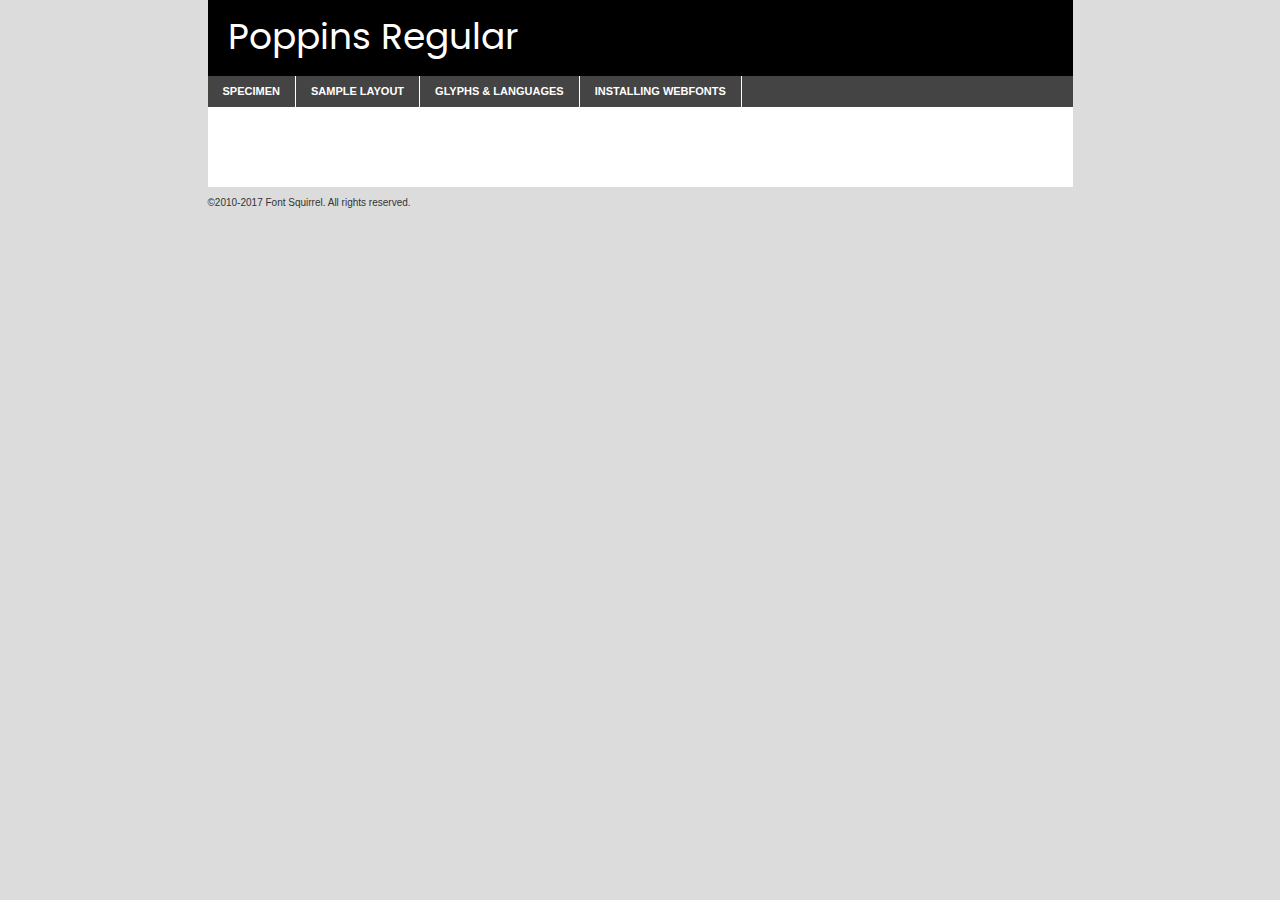
<file: P03/fonts/poppins-regular-demo.html>
<!DOCTYPE html PUBLIC "-//W3C//DTD XHTML 1.0 Transitional//EN"
	"http://www.w3.org/TR/xhtml1/DTD/xhtml1-transitional.dtd">

<html xmlns="http://www.w3.org/1999/xhtml" xml:lang="en" lang="en">
<head>
	<meta http-equiv="Content-Type" content="text/html; charset=utf-8" />
	<script src="http://ajax.googleapis.com/ajax/libs/jquery/1.7.2/jquery.min.js" type="text/javascript" charset="utf-8"></script>
	<script type="text/javascript">
	(function($){$.fn.easyTabs=function(option){var param=jQuery.extend({fadeSpeed:"fast",defaultContent:1,activeClass:'active'},option);$(this).each(function(){var thisId="#"+this.id;if(param.defaultContent==''){param.defaultContent=1;}
	if(typeof param.defaultContent=="number")
	{var defaultTab=$(thisId+" .tabs li:eq("+(param.defaultContent-1)+") a").attr('href').substr(1);}else{var defaultTab=param.defaultContent;}
	$(thisId+" .tabs li a").each(function(){var tabToHide=$(this).attr('href').substr(1);$("#"+tabToHide).addClass('easytabs-tab-content');});hideAll();changeContent(defaultTab);function hideAll(){$(thisId+" .easytabs-tab-content").hide();}
	function changeContent(tabId){hideAll();$(thisId+" .tabs li").removeClass(param.activeClass);$(thisId+" .tabs li a[href=#"+tabId+"]").closest('li').addClass(param.activeClass);if(param.fadeSpeed!="none")
	{$(thisId+" #"+tabId).fadeIn(param.fadeSpeed);}else{$(thisId+" #"+tabId).show();}}
	$(thisId+" .tabs li").click(function(){var tabId=$(this).find('a').attr('href').substr(1);changeContent(tabId);return false;});});}})(jQuery);
	</script>
	<link rel="stylesheet" href="specimen_files/specimen_stylesheet.css" type="text/css" charset="utf-8" />
	<link rel="stylesheet" href="stylesheet.css" type="text/css" charset="utf-8" />

	<style type="text/css">
					body{
				font-family: 'poppinsregular';
							}
		</style>

	<title>Poppins Regular Specimen</title>
	
	
	<script type="text/javascript" charset="utf-8">
		$(document).ready(function() {
			$('#container').easyTabs({defaultContent:1});
		});
	</script>
</head>

<body>
<div id="container">
	<div id="header">
		Poppins Regular	</div>
	<ul class="tabs">
		<li><a href="#specimen">Specimen</a></li>
		<li><a href="#layout">Sample Layout</a></li>
				<li><a href="#glyphs">Glyphs &amp; Languages</a></li>
		<li><a href="#installing">Installing Webfonts</a></li>
		
	</ul>
	
	<div id="main_content">

		
			<div id="specimen">
		
				<div class="section">
					<div class="grid12 firstcol">
						<div class="huge">AaBb</div>
					</div>
				</div>
		
				<div class="section">
					<div class="glyph_range">A&#x200B;B&#x200b;C&#x200b;D&#x200b;E&#x200b;F&#x200b;G&#x200b;H&#x200b;I&#x200b;J&#x200b;K&#x200b;L&#x200b;M&#x200b;N&#x200b;O&#x200b;P&#x200b;Q&#x200b;R&#x200b;S&#x200b;T&#x200b;U&#x200b;V&#x200b;W&#x200b;X&#x200b;Y&#x200b;Z&#x200b;a&#x200b;b&#x200b;c&#x200b;d&#x200b;e&#x200b;f&#x200b;g&#x200b;h&#x200b;i&#x200b;j&#x200b;k&#x200b;l&#x200b;m&#x200b;n&#x200b;o&#x200b;p&#x200b;q&#x200b;r&#x200b;s&#x200b;t&#x200b;u&#x200b;v&#x200b;w&#x200b;x&#x200b;y&#x200b;z&#x200b;1&#x200b;2&#x200b;3&#x200b;4&#x200b;5&#x200b;6&#x200b;7&#x200b;8&#x200b;9&#x200b;0&#x200b;&amp;&#x200b;.&#x200b;,&#x200b;?&#x200b;!&#x200b;&#64;&#x200b;(&#x200b;)&#x200b;#&#x200b;$&#x200b;%&#x200b;*&#x200b;+&#x200b;-&#x200b;=&#x200b;:&#x200b;;</div>
				</div>
				<div class="section">
					<div class="grid12 firstcol">
						<table class="sample_table">
							<tr><td>10</td><td class="size10">abcdefghijklmnopqrstuvwxyzABCDEFGHIJKLMNOPQRSTUVWXYZ0123456789abcdefghijklmnopqrstuvwxyzABCDEFGHIJKLMNOPQRSTUVWXYZ0123456789abcdefghijklmnopqrstuvwxyzABCDEFGHIJKLMNOPQRSTUVWXYZ</td></tr>
							<tr><td>11</td><td class="size11">abcdefghijklmnopqrstuvwxyzABCDEFGHIJKLMNOPQRSTUVWXYZ0123456789abcdefghijklmnopqrstuvwxyzABCDEFGHIJKLMNOPQRSTUVWXYZ0123456789abcdefghijklmnopqrstuvwxyzABCDEFGHIJKLMNOPQRSTUVWXYZ</td></tr>
							<tr><td>12</td><td class="size12">abcdefghijklmnopqrstuvwxyzABCDEFGHIJKLMNOPQRSTUVWXYZ0123456789abcdefghijklmnopqrstuvwxyzABCDEFGHIJKLMNOPQRSTUVWXYZ0123456789abcdefghijklmnopqrstuvwxyzABCDEFGHIJKLMNOPQRSTUVWXYZ</td></tr>
							<tr><td>13</td><td class="size13">abcdefghijklmnopqrstuvwxyzABCDEFGHIJKLMNOPQRSTUVWXYZ0123456789abcdefghijklmnopqrstuvwxyzABCDEFGHIJKLMNOPQRSTUVWXYZ0123456789abcdefghijklmnopqrstuvwxyzABCDEFGHIJKLMNOPQRSTUVWXYZ</td></tr>
							<tr><td>14</td><td class="size14">abcdefghijklmnopqrstuvwxyzABCDEFGHIJKLMNOPQRSTUVWXYZ0123456789abcdefghijklmnopqrstuvwxyzABCDEFGHIJKLMNOPQRSTUVWXYZ0123456789abcdefghijklmnopqrstuvwxyzABCDEFGHIJKLMNOPQRSTUVWXYZ</td></tr>
							<tr><td>16</td><td class="size16">abcdefghijklmnopqrstuvwxyzABCDEFGHIJKLMNOPQRSTUVWXYZ0123456789abcdefghijklmnopqrstuvwxyzABCDEFGHIJKLMNOPQRSTUVWXYZ</td></tr>
							<tr><td>18</td><td class="size18">abcdefghijklmnopqrstuvwxyzABCDEFGHIJKLMNOPQRSTUVWXYZ0123456789abcdefghijklmnopqrstuvwxyzABCDEFGHIJKLMNOPQRSTUVWXYZ</td></tr>
							<tr><td>20</td><td class="size20">abcdefghijklmnopqrstuvwxyzABCDEFGHIJKLMNOPQRSTUVWXYZ0123456789abcdefghijklmnopqrstuvwxyzABCDEFGHIJKLMNOPQRSTUVWXYZ</td></tr>
							<tr><td>24</td><td class="size24">abcdefghijklmnopqrstuvwxyzABCDEFGHIJKLMNOPQRSTUVWXYZ0123456789abcdefghijklmnopqrstuvwxyzABCDEFGHIJKLMNOPQRSTUVWXYZ</td></tr>
							<tr><td>30</td><td class="size30">abcdefghijklmnopqrstuvwxyzABCDEFGHIJKLMNOPQRSTUVWXYZ0123456789abcdefghijklmnopqrstuvwxyzABCDEFGHIJKLMNOPQRSTUVWXYZ</td></tr>
							<tr><td>36</td><td class="size36">abcdefghijklmnopqrstuvwxyzABCDEFGHIJKLMNOPQRSTUVWXYZ0123456789abcdefghijklmnopqrstuvwxyzABCDEFGHIJKLMNOPQRSTUVWXYZ</td></tr>
							<tr><td>48</td><td class="size48">abcdefghijklmnopqrstuvwxyzABCDEFGHIJKLMNOPQRSTUVWXYZ0123456789abcdefghijklmnopqrstuvwxyzABCDEFGHIJKLMNOPQRSTUVWXYZ</td></tr>
							<tr><td>60</td><td class="size60">abcdefghijklmnopqrstuvwxyzABCDEFGHIJKLMNOPQRSTUVWXYZ0123456789abcdefghijklmnopqrstuvwxyzABCDEFGHIJKLMNOPQRSTUVWXYZ</td></tr>
							<tr><td>72</td><td class="size72">abcdefghijklmnopqrstuvwxyzABCDEFGHIJKLMNOPQRSTUVWXYZ0123456789abcdefghijklmnopqrstuvwxyzABCDEFGHIJKLMNOPQRSTUVWXYZ</td></tr>
							<tr><td>90</td><td class="size90">abcdefghijklmnopqrstuvwxyzABCDEFGHIJKLMNOPQRSTUVWXYZ0123456789abcdefghijklmnopqrstuvwxyzABCDEFGHIJKLMNOPQRSTUVWXYZ</td></tr>
						</table>
				
					</div>
			
				</div>
		
		
		
								<div class="section" id="bodycomparison">


										<div id="xheight">
				<div class="fontbody">&#x25FC;&#x25FC;&#x25FC;&#x25FC;&#x25FC;&#x25FC;&#x25FC;&#x25FC;&#x25FC;&#x25FC;&#x25FC;&#x25FC;&#x25FC;&#x25FC;&#x25FC;&#x25FC;&#x25FC;&#x25FC;&#x25FC;&#x25FC;&#x25FC;&#x25FC;&#x25FC;&#x25FC;&#x25FC;&#x25FC;&#x25FC;&#x25FC;&#x25FC;&#x25FC;&#x25FC;&#x25FC;&#x25FC;&#x25FC;&#x25FC;&#x25FC;&#x25FC;&#x25FC;&#x25FC;&#x25FC;&#x25FC;&#x25FC;&#x25FC;&#x25FC;&#x25FC;&#x25FC;&#x25FC;&#x25FC;&#x25FC;&#x25FC;&#x25FC;&#x25FC;&#x25FC;&#x25FC;&#x25FC;&#x25FC;&#x25FC;&#x25FC;&#x25FC;&#x25FC;&#x25FC;&#x25FC;&#x25FC;&#x25FC;&#x25FC;&#x25FC;&#x25FC;&#x25FC;&#x25FC;&#x25FC;&#x25FC;&#x25FC;&#x25FC;&#x25FC;&#x25FC;&#x25FC;&#x25FC;&#x25FC;&#x25FC;&#x25FC;&#x25FC;&#x25FC;&#x25FC;&#x25FC;&#x25FC;&#x25FC;&#x25FC;&#x25FC;&#x25FC;&#x25FC;&#x25FC;&#x25FC;&#x25FC;&#x25FC;&#x25FC;&#x25FC;&#x25FC;&#x25FC;&#x25FC;body</div><div class="arialbody">body</div><div class="verdanabody">body</div><div class="georgiabody">body</div></div>
										<div class="fontbody" style="z-index:1">
											body<span>Poppins Regular</span>
										</div>
										<div class="arialbody" style="z-index:1">
											body<span>Arial</span>
										</div>
										<div class="verdanabody" style="z-index:1">
											body<span>Verdana</span>
										</div>
										<div class="georgiabody" style="z-index:1">
											body<span>Georgia</span>
										</div>



								</div>
		
		
				<div class="section psample psample_row1" id="">
					
					<div class="grid2 firstcol">
						<p class="size10"><span>10.</span>Aenean lacinia bibendum nulla sed consectetur. Fusce dapibus, tellus ac cursus commodo, tortor mauris condimentum nibh, ut fermentum massa justo sit amet risus. Nullam id dolor id nibh ultricies vehicula ut id elit. Cum sociis natoque penatibus et magnis dis parturient montes, nascetur ridiculus mus. Nulla vitae elit libero, a pharetra augue.</p>
			
					</div>
					<div class="grid3">
						<p class="size11"><span>11.</span>Aenean lacinia bibendum nulla sed consectetur. Fusce dapibus, tellus ac cursus commodo, tortor mauris condimentum nibh, ut fermentum massa justo sit amet risus. Nullam id dolor id nibh ultricies vehicula ut id elit. Cum sociis natoque penatibus et magnis dis parturient montes, nascetur ridiculus mus. Nulla vitae elit libero, a pharetra augue.</p>
			
					</div>
					<div class="grid3">
						<p class="size12"><span>12.</span>Aenean lacinia bibendum nulla sed consectetur. Fusce dapibus, tellus ac cursus commodo, tortor mauris condimentum nibh, ut fermentum massa justo sit amet risus. Nullam id dolor id nibh ultricies vehicula ut id elit. Cum sociis natoque penatibus et magnis dis parturient montes, nascetur ridiculus mus. Nulla vitae elit libero, a pharetra augue.</p>
			
					</div>
					<div class="grid4">
						<p class="size13"><span>13.</span>Aenean lacinia bibendum nulla sed consectetur. Fusce dapibus, tellus ac cursus commodo, tortor mauris condimentum nibh, ut fermentum massa justo sit amet risus. Nullam id dolor id nibh ultricies vehicula ut id elit. Cum sociis natoque penatibus et magnis dis parturient montes, nascetur ridiculus mus. Nulla vitae elit libero, a pharetra augue.</p>
			
					</div>
					<div class="white_blend"></div>
					
				</div>
				<div class="section psample psample_row2" id="">
					<div class="grid3 firstcol">
						<p class="size14"><span>14.</span>Aenean lacinia bibendum nulla sed consectetur. Fusce dapibus, tellus ac cursus commodo, tortor mauris condimentum nibh, ut fermentum massa justo sit amet risus. Nullam id dolor id nibh ultricies vehicula ut id elit. Cum sociis natoque penatibus et magnis dis parturient montes, nascetur ridiculus mus. Nulla vitae elit libero, a pharetra augue.</p>
			
					</div>
					<div class="grid4">
						<p class="size16"><span>16.</span>Aenean lacinia bibendum nulla sed consectetur. Fusce dapibus, tellus ac cursus commodo, tortor mauris condimentum nibh, ut fermentum massa justo sit amet risus. Nullam id dolor id nibh ultricies vehicula ut id elit. Cum sociis natoque penatibus et magnis dis parturient montes, nascetur ridiculus mus. Nulla vitae elit libero, a pharetra augue.</p>
			
					</div>
					<div class="grid5">
						<p class="size18"><span>18.</span>Aenean lacinia bibendum nulla sed consectetur. Fusce dapibus, tellus ac cursus commodo, tortor mauris condimentum nibh, ut fermentum massa justo sit amet risus. Nullam id dolor id nibh ultricies vehicula ut id elit. Cum sociis natoque penatibus et magnis dis parturient montes, nascetur ridiculus mus. Nulla vitae elit libero, a pharetra augue.</p>
			
					</div>

					<div class="white_blend"></div>

				</div>
				
				<div class="section psample psample_row3" id="">
					<div class="grid5 firstcol">
						<p class="size20"><span>20.</span>Aenean lacinia bibendum nulla sed consectetur. Fusce dapibus, tellus ac cursus commodo, tortor mauris condimentum nibh, ut fermentum massa justo sit amet risus. Nullam id dolor id nibh ultricies vehicula ut id elit. Cum sociis natoque penatibus et magnis dis parturient montes, nascetur ridiculus mus. Nulla vitae elit libero, a pharetra augue.</p>
					</div>
					<div class="grid7">
						<p class="size24"><span>24.</span>Aenean lacinia bibendum nulla sed consectetur. Fusce dapibus, tellus ac cursus commodo, tortor mauris condimentum nibh, ut fermentum massa justo sit amet risus. Nullam id dolor id nibh ultricies vehicula ut id elit. Cum sociis natoque penatibus et magnis dis parturient montes, nascetur ridiculus mus. Nulla vitae elit libero, a pharetra augue.</p>
					</div>
					
					<div class="white_blend"></div>
					
				</div>
				
				<div class="section psample psample_row4" id="">
					<div class="grid12 firstcol">
						<p class="size30"><span>30.</span>Aenean lacinia bibendum nulla sed consectetur. Fusce dapibus, tellus ac cursus commodo, tortor mauris condimentum nibh, ut fermentum massa justo sit amet risus. Nullam id dolor id nibh ultricies vehicula ut id elit. Cum sociis natoque penatibus et magnis dis parturient montes, nascetur ridiculus mus. Nulla vitae elit libero, a pharetra augue.</p>
					</div>
					<div class="white_blend"></div>
					
				</div>
				
				
				
				<div class="section psample psample_row1 fullreverse">
					<div class="grid2 firstcol">
						<p class="size10"><span>10.</span>Aenean lacinia bibendum nulla sed consectetur. Fusce dapibus, tellus ac cursus commodo, tortor mauris condimentum nibh, ut fermentum massa justo sit amet risus. Nullam id dolor id nibh ultricies vehicula ut id elit. Cum sociis natoque penatibus et magnis dis parturient montes, nascetur ridiculus mus. Nulla vitae elit libero, a pharetra augue.</p>
			
					</div>
					<div class="grid3">
						<p class="size11"><span>11.</span>Aenean lacinia bibendum nulla sed consectetur. Fusce dapibus, tellus ac cursus commodo, tortor mauris condimentum nibh, ut fermentum massa justo sit amet risus. Nullam id dolor id nibh ultricies vehicula ut id elit. Cum sociis natoque penatibus et magnis dis parturient montes, nascetur ridiculus mus. Nulla vitae elit libero, a pharetra augue.</p>
			
					</div>
					<div class="grid3">
						<p class="size12"><span>12.</span>Aenean lacinia bibendum nulla sed consectetur. Fusce dapibus, tellus ac cursus commodo, tortor mauris condimentum nibh, ut fermentum massa justo sit amet risus. Nullam id dolor id nibh ultricies vehicula ut id elit. Cum sociis natoque penatibus et magnis dis parturient montes, nascetur ridiculus mus. Nulla vitae elit libero, a pharetra augue.</p>
			
					</div>
					<div class="grid4">
						<p class="size13"><span>13.</span>Aenean lacinia bibendum nulla sed consectetur. Fusce dapibus, tellus ac cursus commodo, tortor mauris condimentum nibh, ut fermentum massa justo sit amet risus. Nullam id dolor id nibh ultricies vehicula ut id elit. Cum sociis natoque penatibus et magnis dis parturient montes, nascetur ridiculus mus. Nulla vitae elit libero, a pharetra augue.</p>
			
					</div>
					<div class="black_blend"></div>
					
				</div>
				
				<div class="section psample psample_row2 fullreverse">
					<div class="grid3 firstcol">
						<p class="size14"><span>14.</span>Aenean lacinia bibendum nulla sed consectetur. Fusce dapibus, tellus ac cursus commodo, tortor mauris condimentum nibh, ut fermentum massa justo sit amet risus. Nullam id dolor id nibh ultricies vehicula ut id elit. Cum sociis natoque penatibus et magnis dis parturient montes, nascetur ridiculus mus. Nulla vitae elit libero, a pharetra augue.</p>
			
					</div>
					<div class="grid4">
						<p class="size16"><span>16.</span>Aenean lacinia bibendum nulla sed consectetur. Fusce dapibus, tellus ac cursus commodo, tortor mauris condimentum nibh, ut fermentum massa justo sit amet risus. Nullam id dolor id nibh ultricies vehicula ut id elit. Cum sociis natoque penatibus et magnis dis parturient montes, nascetur ridiculus mus. Nulla vitae elit libero, a pharetra augue.</p>
			
					</div>
					<div class="grid5">
						<p class="size18"><span>18.</span>Aenean lacinia bibendum nulla sed consectetur. Fusce dapibus, tellus ac cursus commodo, tortor mauris condimentum nibh, ut fermentum massa justo sit amet risus. Nullam id dolor id nibh ultricies vehicula ut id elit. Cum sociis natoque penatibus et magnis dis parturient montes, nascetur ridiculus mus. Nulla vitae elit libero, a pharetra augue.</p>
			
					</div>
					<div class="black_blend"></div>

				</div>
				
				<div class="section psample fullreverse psample_row3" id="">
					<div class="grid5 firstcol">
						<p class="size20"><span>20.</span>Aenean lacinia bibendum nulla sed consectetur. Fusce dapibus, tellus ac cursus commodo, tortor mauris condimentum nibh, ut fermentum massa justo sit amet risus. Nullam id dolor id nibh ultricies vehicula ut id elit. Cum sociis natoque penatibus et magnis dis parturient montes, nascetur ridiculus mus. Nulla vitae elit libero, a pharetra augue.</p>
					</div>
					<div class="grid7">
						<p class="size24"><span>24.</span>Aenean lacinia bibendum nulla sed consectetur. Fusce dapibus, tellus ac cursus commodo, tortor mauris condimentum nibh, ut fermentum massa justo sit amet risus. Nullam id dolor id nibh ultricies vehicula ut id elit. Cum sociis natoque penatibus et magnis dis parturient montes, nascetur ridiculus mus. Nulla vitae elit libero, a pharetra augue.</p>
					</div>
					
					<div class="black_blend"></div>
					
				</div>
				
				<div class="section psample fullreverse psample_row4" id="" style="border-bottom: 20px #000 solid;">
					<div class="grid12 firstcol">
						<p class="size30"><span>30.</span>Aenean lacinia bibendum nulla sed consectetur. Fusce dapibus, tellus ac cursus commodo, tortor mauris condimentum nibh, ut fermentum massa justo sit amet risus. Nullam id dolor id nibh ultricies vehicula ut id elit. Cum sociis natoque penatibus et magnis dis parturient montes, nascetur ridiculus mus. Nulla vitae elit libero, a pharetra augue.</p>
					</div>
					<div class="black_blend"></div>
					
				</div>
				
				
				
				
			</div>
			
			<div id="layout">
				
				<div class="section">
					
					<div class="grid12 firstcol">
						<h1>Lorem Ipsum Dolor</h1>
						<h2>Etiam porta sem malesuada magna mollis euismod</h2>
						
						<p class="byline">By <a href="#link">Aenean Lacinia</a></p>
					</div>
				</div>
				<div class="section">
					<div class="grid8 firstcol">
						<p class="large">Donec sed odio dui. Morbi leo risus, porta ac consectetur ac, vestibulum at eros. Fusce dapibus, tellus ac cursus commodo, tortor mauris condimentum nibh, ut fermentum massa justo sit amet risus. </p>

						
						<h3>Pellentesque ornare sem</h3>

						<p>Maecenas sed diam eget risus varius blandit sit amet non magna. Maecenas faucibus mollis interdum. Donec ullamcorper nulla non metus auctor fringilla. Nullam id dolor id nibh ultricies vehicula ut id elit. Nullam id dolor id nibh ultricies vehicula ut id elit. </p>

						<p>Aenean eu leo quam. Pellentesque ornare sem lacinia quam venenatis vestibulum. Lorem ipsum dolor sit amet, consectetur adipiscing elit. Cum sociis natoque penatibus et magnis dis parturient montes, nascetur ridiculus mus. </p>

						<p>Nulla vitae elit libero, a pharetra augue. Praesent commodo cursus magna, vel scelerisque nisl consectetur et. Aenean lacinia bibendum nulla sed consectetur. </p>

						<p>Nullam quis risus eget urna mollis ornare vel eu leo. Nullam quis risus eget urna mollis ornare vel eu leo. Maecenas sed diam eget risus varius blandit sit amet non magna. Donec ullamcorper nulla non metus auctor fringilla. </p>

						<h3>Cras mattis consectetur</h3>

						<p>Aenean eu leo quam. Pellentesque ornare sem lacinia quam venenatis vestibulum. Aenean lacinia bibendum nulla sed consectetur. Integer posuere erat a ante venenatis dapibus posuere velit aliquet. Cras mattis consectetur purus sit amet fermentum. </p>

						<p>Nullam id dolor id nibh ultricies vehicula ut id elit. Nullam quis risus eget urna mollis ornare vel eu leo. Cras mattis consectetur purus sit amet fermentum.</p>
					</div>
					
					<div class="grid4 sidebar">
						
						<div class="box reverse">
							<p class="last">Nullam quis risus eget urna mollis ornare vel eu leo. Donec ullamcorper nulla non metus auctor fringilla. Cras mattis consectetur purus sit amet fermentum. Sed posuere consectetur est at lobortis. Lorem ipsum dolor sit amet, consectetur adipiscing elit. </p>
						</div>
						
						<p class="caption">Maecenas sed diam eget risus varius.</p>

						<p>Vestibulum id ligula porta felis euismod semper. Integer posuere erat a ante venenatis dapibus posuere velit aliquet. Vestibulum id ligula porta felis euismod semper. Sed posuere consectetur est at lobortis. Maecenas sed diam eget risus varius blandit sit amet non magna. Fusce dapibus, tellus ac cursus commodo, tortor mauris condimentum nibh, ut fermentum massa justo sit amet risus. </p>

					

						<p>Duis mollis, est non commodo luctus, nisi erat porttitor ligula, eget lacinia odio sem nec elit. Aenean lacinia bibendum nulla sed consectetur. Vivamus sagittis lacus vel augue laoreet rutrum faucibus dolor auctor. Aenean lacinia bibendum nulla sed consectetur. Nullam quis risus eget urna mollis ornare vel eu leo. </p>

						<p>Praesent commodo cursus magna, vel scelerisque nisl consectetur et. Donec ullamcorper nulla non metus auctor fringilla. Maecenas faucibus mollis interdum. Fusce dapibus, tellus ac cursus commodo, tortor mauris condimentum nibh, ut fermentum massa justo sit amet risus. </p>

					</div>
				</div>
				
			</div>


			



		<div id="glyphs">
			<div class="section">
				<div class="grid12 firstcol">
			
				<h1>Language Support</h1>
				<p>The subset of Poppins Regular in this kit supports the following languages:<br />
			
					Albanian, Basque, Breton, Chamorro, Danish, Dutch, English, Faroese, Finnish, French, Frisian, Galician, German, Icelandic, Italian, Malagasy, Norwegian, Portuguese, Spanish, Alsatian, Aragonese, Arapaho, Arrernte, Asturian, Aymara, Bislama, Cebuano, Corsican, Fijian, French_creole, Genoese, Gilbertese, Greenlandic, Haitian_creole, Hiligaynon, Hmong, Hopi, Ibanag, Iloko_ilokano, Indonesian, Interglossa_glosa, Interlingua, Irish_gaelic, Jerriais, Lojban, Lombard, Luxembourgeois, Manx, Mohawk, Norfolk_pitcairnese, Occitan, Oromo, Pangasinan, Papiamento, Piedmontese, Potawatomi, Rhaeto-romance, Romansh, Rotokas, Sami_lule, Samoan, Sardinian, Scots_gaelic, Seychelles_creole, Shona, Sicilian, Somali, Southern_ndebele, Swahili, Swati_swazi, Tagalog_filipino_pilipino, Tetum, Tok_pisin, Uyghur_latinized, Volapuk, Walloon, Warlpiri, Xhosa, Yapese, Zulu, Latinbasic, Ubasic, Demo				</p>
				<h1>Glyph Chart</h1>
				<p>The subset of Poppins Regular in this kit includes all the glyphs listed below. Unicode entities are included above each glyph to help you insert individual characters into your layout.</p>
				<div id="glyph_chart">
			
																														 <div><p>&amp;#13;</p>&#13;</div>
																				 <div><p>&amp;#32;</p>&#32;</div>
																				 <div><p>&amp;#33;</p>&#33;</div>
																				 <div><p>&amp;#34;</p>&#34;</div>
																				 <div><p>&amp;#35;</p>&#35;</div>
																				 <div><p>&amp;#36;</p>&#36;</div>
																				 <div><p>&amp;#37;</p>&#37;</div>
																				 <div><p>&amp;#38;</p>&#38;</div>
																				 <div><p>&amp;#39;</p>&#39;</div>
																				 <div><p>&amp;#40;</p>&#40;</div>
																				 <div><p>&amp;#41;</p>&#41;</div>
																				 <div><p>&amp;#42;</p>&#42;</div>
																				 <div><p>&amp;#43;</p>&#43;</div>
																				 <div><p>&amp;#44;</p>&#44;</div>
																				 <div><p>&amp;#45;</p>&#45;</div>
																				 <div><p>&amp;#46;</p>&#46;</div>
																				 <div><p>&amp;#47;</p>&#47;</div>
																				 <div><p>&amp;#48;</p>&#48;</div>
																				 <div><p>&amp;#49;</p>&#49;</div>
																				 <div><p>&amp;#50;</p>&#50;</div>
																				 <div><p>&amp;#51;</p>&#51;</div>
																				 <div><p>&amp;#52;</p>&#52;</div>
																				 <div><p>&amp;#53;</p>&#53;</div>
																				 <div><p>&amp;#54;</p>&#54;</div>
																				 <div><p>&amp;#55;</p>&#55;</div>
																				 <div><p>&amp;#56;</p>&#56;</div>
																				 <div><p>&amp;#57;</p>&#57;</div>
																				 <div><p>&amp;#58;</p>&#58;</div>
																				 <div><p>&amp;#59;</p>&#59;</div>
																				 <div><p>&amp;#60;</p>&#60;</div>
																				 <div><p>&amp;#61;</p>&#61;</div>
																				 <div><p>&amp;#62;</p>&#62;</div>
																				 <div><p>&amp;#63;</p>&#63;</div>
																				 <div><p>&amp;#64;</p>&#64;</div>
																				 <div><p>&amp;#65;</p>&#65;</div>
																				 <div><p>&amp;#66;</p>&#66;</div>
																				 <div><p>&amp;#67;</p>&#67;</div>
																				 <div><p>&amp;#68;</p>&#68;</div>
																				 <div><p>&amp;#69;</p>&#69;</div>
																				 <div><p>&amp;#70;</p>&#70;</div>
																				 <div><p>&amp;#71;</p>&#71;</div>
																				 <div><p>&amp;#72;</p>&#72;</div>
																				 <div><p>&amp;#73;</p>&#73;</div>
																				 <div><p>&amp;#74;</p>&#74;</div>
																				 <div><p>&amp;#75;</p>&#75;</div>
																				 <div><p>&amp;#76;</p>&#76;</div>
																				 <div><p>&amp;#77;</p>&#77;</div>
																				 <div><p>&amp;#78;</p>&#78;</div>
																				 <div><p>&amp;#79;</p>&#79;</div>
																				 <div><p>&amp;#80;</p>&#80;</div>
																				 <div><p>&amp;#81;</p>&#81;</div>
																				 <div><p>&amp;#82;</p>&#82;</div>
																				 <div><p>&amp;#83;</p>&#83;</div>
																				 <div><p>&amp;#84;</p>&#84;</div>
																				 <div><p>&amp;#85;</p>&#85;</div>
																				 <div><p>&amp;#86;</p>&#86;</div>
																				 <div><p>&amp;#87;</p>&#87;</div>
																				 <div><p>&amp;#88;</p>&#88;</div>
																				 <div><p>&amp;#89;</p>&#89;</div>
																				 <div><p>&amp;#90;</p>&#90;</div>
																				 <div><p>&amp;#91;</p>&#91;</div>
																				 <div><p>&amp;#92;</p>&#92;</div>
																				 <div><p>&amp;#93;</p>&#93;</div>
																				 <div><p>&amp;#94;</p>&#94;</div>
																				 <div><p>&amp;#95;</p>&#95;</div>
																				 <div><p>&amp;#96;</p>&#96;</div>
																				 <div><p>&amp;#97;</p>&#97;</div>
																				 <div><p>&amp;#98;</p>&#98;</div>
																				 <div><p>&amp;#99;</p>&#99;</div>
																				 <div><p>&amp;#100;</p>&#100;</div>
																				 <div><p>&amp;#101;</p>&#101;</div>
																				 <div><p>&amp;#102;</p>&#102;</div>
																				 <div><p>&amp;#103;</p>&#103;</div>
																				 <div><p>&amp;#104;</p>&#104;</div>
																				 <div><p>&amp;#105;</p>&#105;</div>
																				 <div><p>&amp;#106;</p>&#106;</div>
																				 <div><p>&amp;#107;</p>&#107;</div>
																				 <div><p>&amp;#108;</p>&#108;</div>
																				 <div><p>&amp;#109;</p>&#109;</div>
																				 <div><p>&amp;#110;</p>&#110;</div>
																				 <div><p>&amp;#111;</p>&#111;</div>
																				 <div><p>&amp;#112;</p>&#112;</div>
																				 <div><p>&amp;#113;</p>&#113;</div>
																				 <div><p>&amp;#114;</p>&#114;</div>
																				 <div><p>&amp;#115;</p>&#115;</div>
																				 <div><p>&amp;#116;</p>&#116;</div>
																				 <div><p>&amp;#117;</p>&#117;</div>
																				 <div><p>&amp;#118;</p>&#118;</div>
																				 <div><p>&amp;#119;</p>&#119;</div>
																				 <div><p>&amp;#120;</p>&#120;</div>
																				 <div><p>&amp;#121;</p>&#121;</div>
																				 <div><p>&amp;#122;</p>&#122;</div>
																				 <div><p>&amp;#123;</p>&#123;</div>
																				 <div><p>&amp;#124;</p>&#124;</div>
																				 <div><p>&amp;#125;</p>&#125;</div>
																				 <div><p>&amp;#126;</p>&#126;</div>
																				 <div><p>&amp;#160;</p>&#160;</div>
																				 <div><p>&amp;#161;</p>&#161;</div>
																				 <div><p>&amp;#162;</p>&#162;</div>
																				 <div><p>&amp;#163;</p>&#163;</div>
																				 <div><p>&amp;#164;</p>&#164;</div>
																				 <div><p>&amp;#165;</p>&#165;</div>
																				 <div><p>&amp;#166;</p>&#166;</div>
																				 <div><p>&amp;#167;</p>&#167;</div>
																				 <div><p>&amp;#168;</p>&#168;</div>
																				 <div><p>&amp;#169;</p>&#169;</div>
																				 <div><p>&amp;#170;</p>&#170;</div>
																				 <div><p>&amp;#171;</p>&#171;</div>
																				 <div><p>&amp;#172;</p>&#172;</div>
																				 <div><p>&amp;#173;</p>&#173;</div>
																				 <div><p>&amp;#174;</p>&#174;</div>
																				 <div><p>&amp;#175;</p>&#175;</div>
																				 <div><p>&amp;#176;</p>&#176;</div>
																				 <div><p>&amp;#177;</p>&#177;</div>
																				 <div><p>&amp;#178;</p>&#178;</div>
																				 <div><p>&amp;#179;</p>&#179;</div>
																				 <div><p>&amp;#180;</p>&#180;</div>
																				 <div><p>&amp;#181;</p>&#181;</div>
																				 <div><p>&amp;#182;</p>&#182;</div>
																				 <div><p>&amp;#183;</p>&#183;</div>
																				 <div><p>&amp;#184;</p>&#184;</div>
																				 <div><p>&amp;#185;</p>&#185;</div>
																				 <div><p>&amp;#186;</p>&#186;</div>
																				 <div><p>&amp;#187;</p>&#187;</div>
																				 <div><p>&amp;#188;</p>&#188;</div>
																				 <div><p>&amp;#189;</p>&#189;</div>
																				 <div><p>&amp;#190;</p>&#190;</div>
																				 <div><p>&amp;#191;</p>&#191;</div>
																				 <div><p>&amp;#192;</p>&#192;</div>
																				 <div><p>&amp;#193;</p>&#193;</div>
																				 <div><p>&amp;#194;</p>&#194;</div>
																				 <div><p>&amp;#195;</p>&#195;</div>
																				 <div><p>&amp;#196;</p>&#196;</div>
																				 <div><p>&amp;#197;</p>&#197;</div>
																				 <div><p>&amp;#198;</p>&#198;</div>
																				 <div><p>&amp;#199;</p>&#199;</div>
																				 <div><p>&amp;#200;</p>&#200;</div>
																				 <div><p>&amp;#201;</p>&#201;</div>
																				 <div><p>&amp;#202;</p>&#202;</div>
																				 <div><p>&amp;#203;</p>&#203;</div>
																				 <div><p>&amp;#204;</p>&#204;</div>
																				 <div><p>&amp;#205;</p>&#205;</div>
																				 <div><p>&amp;#206;</p>&#206;</div>
																				 <div><p>&amp;#207;</p>&#207;</div>
																				 <div><p>&amp;#208;</p>&#208;</div>
																				 <div><p>&amp;#209;</p>&#209;</div>
																				 <div><p>&amp;#210;</p>&#210;</div>
																				 <div><p>&amp;#211;</p>&#211;</div>
																				 <div><p>&amp;#212;</p>&#212;</div>
																				 <div><p>&amp;#213;</p>&#213;</div>
																				 <div><p>&amp;#214;</p>&#214;</div>
																				 <div><p>&amp;#215;</p>&#215;</div>
																				 <div><p>&amp;#216;</p>&#216;</div>
																				 <div><p>&amp;#217;</p>&#217;</div>
																				 <div><p>&amp;#218;</p>&#218;</div>
																				 <div><p>&amp;#219;</p>&#219;</div>
																				 <div><p>&amp;#220;</p>&#220;</div>
																				 <div><p>&amp;#221;</p>&#221;</div>
																				 <div><p>&amp;#222;</p>&#222;</div>
																				 <div><p>&amp;#223;</p>&#223;</div>
																				 <div><p>&amp;#224;</p>&#224;</div>
																				 <div><p>&amp;#225;</p>&#225;</div>
																				 <div><p>&amp;#226;</p>&#226;</div>
																				 <div><p>&amp;#227;</p>&#227;</div>
																				 <div><p>&amp;#228;</p>&#228;</div>
																				 <div><p>&amp;#229;</p>&#229;</div>
																				 <div><p>&amp;#230;</p>&#230;</div>
																				 <div><p>&amp;#231;</p>&#231;</div>
																				 <div><p>&amp;#232;</p>&#232;</div>
																				 <div><p>&amp;#233;</p>&#233;</div>
																				 <div><p>&amp;#234;</p>&#234;</div>
																				 <div><p>&amp;#235;</p>&#235;</div>
																				 <div><p>&amp;#236;</p>&#236;</div>
																				 <div><p>&amp;#237;</p>&#237;</div>
																				 <div><p>&amp;#238;</p>&#238;</div>
																				 <div><p>&amp;#239;</p>&#239;</div>
																				 <div><p>&amp;#240;</p>&#240;</div>
																				 <div><p>&amp;#241;</p>&#241;</div>
																				 <div><p>&amp;#242;</p>&#242;</div>
																				 <div><p>&amp;#243;</p>&#243;</div>
																				 <div><p>&amp;#244;</p>&#244;</div>
																				 <div><p>&amp;#245;</p>&#245;</div>
																				 <div><p>&amp;#246;</p>&#246;</div>
																				 <div><p>&amp;#247;</p>&#247;</div>
																				 <div><p>&amp;#248;</p>&#248;</div>
																				 <div><p>&amp;#249;</p>&#249;</div>
																				 <div><p>&amp;#250;</p>&#250;</div>
																				 <div><p>&amp;#251;</p>&#251;</div>
																				 <div><p>&amp;#252;</p>&#252;</div>
																				 <div><p>&amp;#253;</p>&#253;</div>
																				 <div><p>&amp;#254;</p>&#254;</div>
																				 <div><p>&amp;#255;</p>&#255;</div>
																				 <div><p>&amp;#338;</p>&#338;</div>
																				 <div><p>&amp;#339;</p>&#339;</div>
																				 <div><p>&amp;#376;</p>&#376;</div>
																				 <div><p>&amp;#710;</p>&#710;</div>
																				 <div><p>&amp;#732;</p>&#732;</div>
																				 <div><p>&amp;#8192;</p>&#8192;</div>
																				 <div><p>&amp;#8193;</p>&#8193;</div>
																				 <div><p>&amp;#8194;</p>&#8194;</div>
																				 <div><p>&amp;#8195;</p>&#8195;</div>
																				 <div><p>&amp;#8196;</p>&#8196;</div>
																				 <div><p>&amp;#8197;</p>&#8197;</div>
																				 <div><p>&amp;#8198;</p>&#8198;</div>
																				 <div><p>&amp;#8199;</p>&#8199;</div>
																				 <div><p>&amp;#8200;</p>&#8200;</div>
																				 <div><p>&amp;#8201;</p>&#8201;</div>
																				 <div><p>&amp;#8202;</p>&#8202;</div>
																				 <div><p>&amp;#8208;</p>&#8208;</div>
																				 <div><p>&amp;#8209;</p>&#8209;</div>
																				 <div><p>&amp;#8210;</p>&#8210;</div>
																				 <div><p>&amp;#8211;</p>&#8211;</div>
																				 <div><p>&amp;#8212;</p>&#8212;</div>
																				 <div><p>&amp;#8216;</p>&#8216;</div>
																				 <div><p>&amp;#8217;</p>&#8217;</div>
																				 <div><p>&amp;#8218;</p>&#8218;</div>
																				 <div><p>&amp;#8220;</p>&#8220;</div>
																				 <div><p>&amp;#8221;</p>&#8221;</div>
																				 <div><p>&amp;#8222;</p>&#8222;</div>
																				 <div><p>&amp;#8226;</p>&#8226;</div>
																				 <div><p>&amp;#8230;</p>&#8230;</div>
																				 <div><p>&amp;#8239;</p>&#8239;</div>
																				 <div><p>&amp;#8249;</p>&#8249;</div>
																				 <div><p>&amp;#8250;</p>&#8250;</div>
																				 <div><p>&amp;#8287;</p>&#8287;</div>
																				 <div><p>&amp;#8364;</p>&#8364;</div>
																				 <div><p>&amp;#8482;</p>&#8482;</div>
																				 <div><p>&amp;#9724;</p>&#9724;</div>
																				 <div><p>&amp;#64257;</p>&#64257;</div>
																				 <div><p>&amp;#64258;</p>&#64258;</div>
																																																</div>	
				</div>
		
		
			</div>
		</div>
		
		
		<div id="specs">
			
		</div>
	
		<div id="installing">
			<div class="section">
				<div class="grid7 firstcol">
					<h1>Installing Webfonts</h1>
					
					<p>Webfonts are supported by all major browser platforms but not all in the same way. There are currently four different font formats that must be included in order to target all browsers. This includes TTF, WOFF, EOT and SVG.</p>
					
					<h2>1. Upload your webfonts</h2>
					<p>You must upload your webfont kit to your website. They should be in or near the same directory as your CSS files.</p>
					
					<h2>2. Include the webfont stylesheet</h2>
					<p>A special CSS @font-face declaration helps the various browsers select the appropriate font it needs without causing you a bunch of headaches. Learn more about this syntax by reading the <a href="https://www.fontspring.com/blog/further-hardening-of-the-bulletproof-syntax">Fontspring blog post</a> about it. The code for it is as follows:</p>


<code>
@font-face{ 
	font-family: 'MyWebFont';
	src: url('WebFont.eot');
	src: url('WebFont.eot?#iefix') format('embedded-opentype'),
	     url('WebFont.woff') format('woff'),
	     url('WebFont.ttf') format('truetype'),
	     url('WebFont.svg#webfont') format('svg');
}
</code>

	<p>We've already gone ahead and generated the code for you. All you have to do is link to the stylesheet in your HTML, like this:</p>
	<code>&lt;link rel=&quot;stylesheet&quot; href=&quot;stylesheet.css&quot; type=&quot;text/css&quot; charset=&quot;utf-8&quot; /&gt;</code>

					<h2>3. Modify your own stylesheet</h2>
					<p>To take advantage of your new fonts, you must tell your stylesheet to use them. Look at the original @font-face declaration above and find the property called "font-family." The name linked there will be what you use to reference the font. Prepend that webfont name to the font stack in the "font-family" property, inside the selector you want to change. For example:</p>
<code>p { font-family: 'WebFont', Arial, sans-serif; }</code>

<h2>4. Test</h2>
<p>Getting webfonts to work cross-browser <em>can</em> be tricky. Use the information in the sidebar to help you if you find that fonts aren't loading in a particular browser.</p>
				</div>
				
				<div class="grid5 sidebar">
					<div class="box">
						<h2>Troubleshooting<br />Font-Face Problems</h2>
						<p>Having trouble getting your webfonts to load in your new website? Here are some tips to sort out what might be the problem.</p>

						<h3>Fonts not showing in any browser</h3>

						<p>This sounds like you need to work on the plumbing. You either did not upload the fonts to the correct directory, or you did not link the fonts properly in the CSS. If you've confirmed that all this is correct and you still have a problem, take a look at your .htaccess file and see if requests are getting intercepted.</p>

						<h3>Fonts not loading in iPhone or iPad</h3>

						<p>The most common problem here is that you are serving the fonts from an IIS server. IIS refuses to serve files that have unknown MIME types. If that is the case, you must set the MIME type for SVG to "image/svg+xml" in the server settings. Follow these instructions from Microsoft if you need help.</p>

						<h3>Fonts not loading in Firefox</h3>

						<p>The primary reason for this failure? You are still using a version Firefox older than 3.5. So upgrade already! If that isn't it, then you are very likely serving fonts from a different domain. Firefox requires that all font assets be served from the same domain. Lastly it is possible that you need to add WOFF to your list of MIME types (if you are serving via IIS.)</p>

						<h3>Fonts not loading in IE</h3>

						<p>Are you looking at Internet Explorer on an actual Windows machine or are you cheating by using a service like Adobe BrowserLab? Many of these screenshot services do not render @font-face for IE. Best to test it on a real machine.</p>

						<h3>Fonts not loading in IE9</h3>

						<p>IE9, like Firefox, requires that fonts be served from the same domain as the website. Make sure that is the case.</p>
					</div>
				</div>
			</div>
			
		</div>
	
	</div>
	<div id="footer">
		<p>&copy;2010-2017 Font Squirrel. All rights reserved.</p>
	</div>
</div>
</body>
</html>
</file>
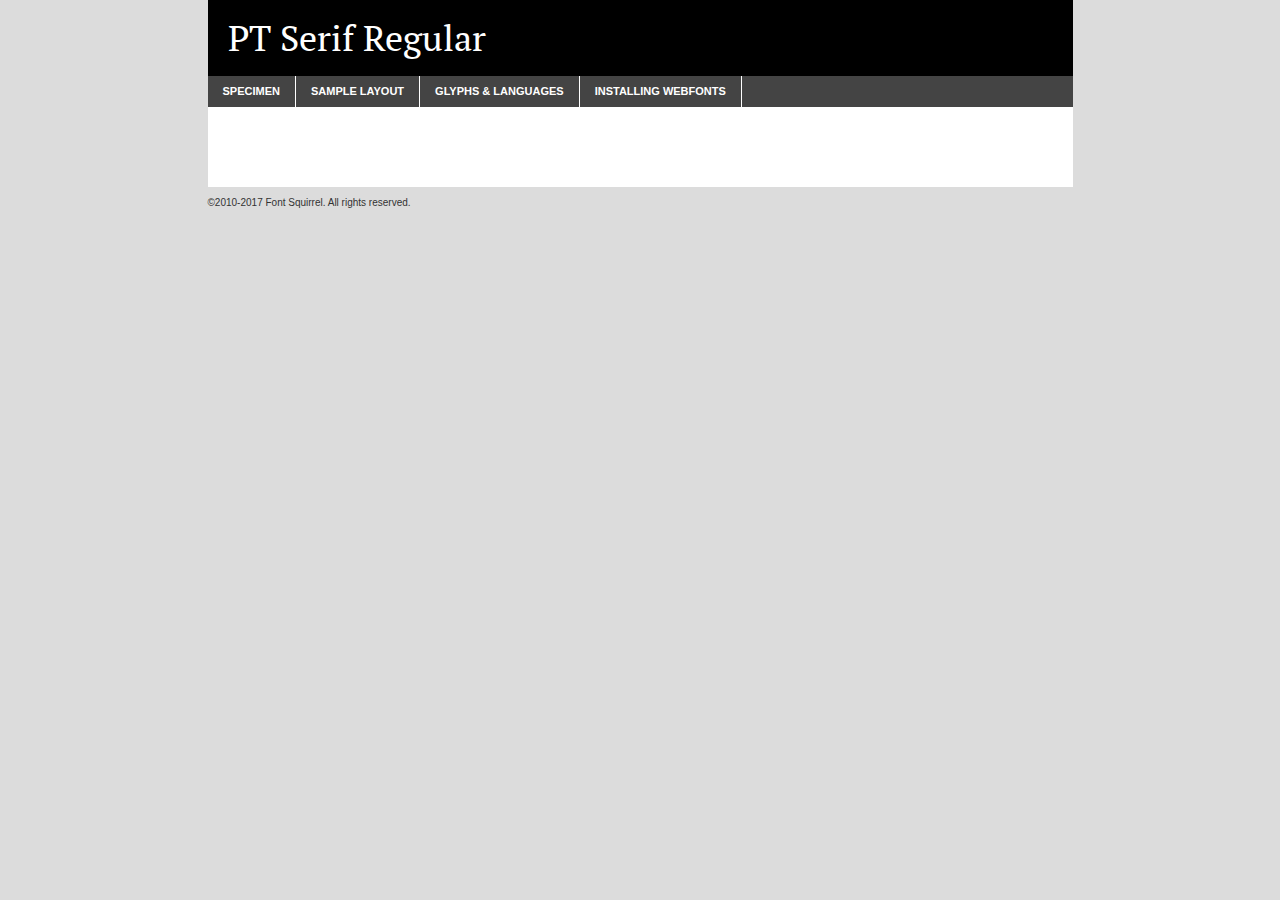
<file: P03/fonts/ptserif-regular-demo.html>
<!DOCTYPE html PUBLIC "-//W3C//DTD XHTML 1.0 Transitional//EN"
	"http://www.w3.org/TR/xhtml1/DTD/xhtml1-transitional.dtd">

<html xmlns="http://www.w3.org/1999/xhtml" xml:lang="en" lang="en">
<head>
	<meta http-equiv="Content-Type" content="text/html; charset=utf-8" />
	<script src="http://ajax.googleapis.com/ajax/libs/jquery/1.7.2/jquery.min.js" type="text/javascript" charset="utf-8"></script>
	<script type="text/javascript">
	(function($){$.fn.easyTabs=function(option){var param=jQuery.extend({fadeSpeed:"fast",defaultContent:1,activeClass:'active'},option);$(this).each(function(){var thisId="#"+this.id;if(param.defaultContent==''){param.defaultContent=1;}
	if(typeof param.defaultContent=="number")
	{var defaultTab=$(thisId+" .tabs li:eq("+(param.defaultContent-1)+") a").attr('href').substr(1);}else{var defaultTab=param.defaultContent;}
	$(thisId+" .tabs li a").each(function(){var tabToHide=$(this).attr('href').substr(1);$("#"+tabToHide).addClass('easytabs-tab-content');});hideAll();changeContent(defaultTab);function hideAll(){$(thisId+" .easytabs-tab-content").hide();}
	function changeContent(tabId){hideAll();$(thisId+" .tabs li").removeClass(param.activeClass);$(thisId+" .tabs li a[href=#"+tabId+"]").closest('li').addClass(param.activeClass);if(param.fadeSpeed!="none")
	{$(thisId+" #"+tabId).fadeIn(param.fadeSpeed);}else{$(thisId+" #"+tabId).show();}}
	$(thisId+" .tabs li").click(function(){var tabId=$(this).find('a').attr('href').substr(1);changeContent(tabId);return false;});});}})(jQuery);
	</script>
	<link rel="stylesheet" href="specimen_files/specimen_stylesheet.css" type="text/css" charset="utf-8" />
	<link rel="stylesheet" href="stylesheet.css" type="text/css" charset="utf-8" />

	<style type="text/css">
					body{
				font-family: 'pt_serifregular';
							}
		</style>

	<title>PT Serif Regular Specimen</title>
	
	
	<script type="text/javascript" charset="utf-8">
		$(document).ready(function() {
			$('#container').easyTabs({defaultContent:1});
		});
	</script>
</head>

<body>
<div id="container">
	<div id="header">
		PT Serif Regular	</div>
	<ul class="tabs">
		<li><a href="#specimen">Specimen</a></li>
		<li><a href="#layout">Sample Layout</a></li>
				<li><a href="#glyphs">Glyphs &amp; Languages</a></li>
		<li><a href="#installing">Installing Webfonts</a></li>
		
	</ul>
	
	<div id="main_content">

		
			<div id="specimen">
		
				<div class="section">
					<div class="grid12 firstcol">
						<div class="huge">AaBb</div>
					</div>
				</div>
		
				<div class="section">
					<div class="glyph_range">A&#x200B;B&#x200b;C&#x200b;D&#x200b;E&#x200b;F&#x200b;G&#x200b;H&#x200b;I&#x200b;J&#x200b;K&#x200b;L&#x200b;M&#x200b;N&#x200b;O&#x200b;P&#x200b;Q&#x200b;R&#x200b;S&#x200b;T&#x200b;U&#x200b;V&#x200b;W&#x200b;X&#x200b;Y&#x200b;Z&#x200b;a&#x200b;b&#x200b;c&#x200b;d&#x200b;e&#x200b;f&#x200b;g&#x200b;h&#x200b;i&#x200b;j&#x200b;k&#x200b;l&#x200b;m&#x200b;n&#x200b;o&#x200b;p&#x200b;q&#x200b;r&#x200b;s&#x200b;t&#x200b;u&#x200b;v&#x200b;w&#x200b;x&#x200b;y&#x200b;z&#x200b;1&#x200b;2&#x200b;3&#x200b;4&#x200b;5&#x200b;6&#x200b;7&#x200b;8&#x200b;9&#x200b;0&#x200b;&amp;&#x200b;.&#x200b;,&#x200b;?&#x200b;!&#x200b;&#64;&#x200b;(&#x200b;)&#x200b;#&#x200b;$&#x200b;%&#x200b;*&#x200b;+&#x200b;-&#x200b;=&#x200b;:&#x200b;;</div>
				</div>
				<div class="section">
					<div class="grid12 firstcol">
						<table class="sample_table">
							<tr><td>10</td><td class="size10">abcdefghijklmnopqrstuvwxyzABCDEFGHIJKLMNOPQRSTUVWXYZ0123456789abcdefghijklmnopqrstuvwxyzABCDEFGHIJKLMNOPQRSTUVWXYZ0123456789abcdefghijklmnopqrstuvwxyzABCDEFGHIJKLMNOPQRSTUVWXYZ</td></tr>
							<tr><td>11</td><td class="size11">abcdefghijklmnopqrstuvwxyzABCDEFGHIJKLMNOPQRSTUVWXYZ0123456789abcdefghijklmnopqrstuvwxyzABCDEFGHIJKLMNOPQRSTUVWXYZ0123456789abcdefghijklmnopqrstuvwxyzABCDEFGHIJKLMNOPQRSTUVWXYZ</td></tr>
							<tr><td>12</td><td class="size12">abcdefghijklmnopqrstuvwxyzABCDEFGHIJKLMNOPQRSTUVWXYZ0123456789abcdefghijklmnopqrstuvwxyzABCDEFGHIJKLMNOPQRSTUVWXYZ0123456789abcdefghijklmnopqrstuvwxyzABCDEFGHIJKLMNOPQRSTUVWXYZ</td></tr>
							<tr><td>13</td><td class="size13">abcdefghijklmnopqrstuvwxyzABCDEFGHIJKLMNOPQRSTUVWXYZ0123456789abcdefghijklmnopqrstuvwxyzABCDEFGHIJKLMNOPQRSTUVWXYZ0123456789abcdefghijklmnopqrstuvwxyzABCDEFGHIJKLMNOPQRSTUVWXYZ</td></tr>
							<tr><td>14</td><td class="size14">abcdefghijklmnopqrstuvwxyzABCDEFGHIJKLMNOPQRSTUVWXYZ0123456789abcdefghijklmnopqrstuvwxyzABCDEFGHIJKLMNOPQRSTUVWXYZ0123456789abcdefghijklmnopqrstuvwxyzABCDEFGHIJKLMNOPQRSTUVWXYZ</td></tr>
							<tr><td>16</td><td class="size16">abcdefghijklmnopqrstuvwxyzABCDEFGHIJKLMNOPQRSTUVWXYZ0123456789abcdefghijklmnopqrstuvwxyzABCDEFGHIJKLMNOPQRSTUVWXYZ</td></tr>
							<tr><td>18</td><td class="size18">abcdefghijklmnopqrstuvwxyzABCDEFGHIJKLMNOPQRSTUVWXYZ0123456789abcdefghijklmnopqrstuvwxyzABCDEFGHIJKLMNOPQRSTUVWXYZ</td></tr>
							<tr><td>20</td><td class="size20">abcdefghijklmnopqrstuvwxyzABCDEFGHIJKLMNOPQRSTUVWXYZ0123456789abcdefghijklmnopqrstuvwxyzABCDEFGHIJKLMNOPQRSTUVWXYZ</td></tr>
							<tr><td>24</td><td class="size24">abcdefghijklmnopqrstuvwxyzABCDEFGHIJKLMNOPQRSTUVWXYZ0123456789abcdefghijklmnopqrstuvwxyzABCDEFGHIJKLMNOPQRSTUVWXYZ</td></tr>
							<tr><td>30</td><td class="size30">abcdefghijklmnopqrstuvwxyzABCDEFGHIJKLMNOPQRSTUVWXYZ0123456789abcdefghijklmnopqrstuvwxyzABCDEFGHIJKLMNOPQRSTUVWXYZ</td></tr>
							<tr><td>36</td><td class="size36">abcdefghijklmnopqrstuvwxyzABCDEFGHIJKLMNOPQRSTUVWXYZ0123456789abcdefghijklmnopqrstuvwxyzABCDEFGHIJKLMNOPQRSTUVWXYZ</td></tr>
							<tr><td>48</td><td class="size48">abcdefghijklmnopqrstuvwxyzABCDEFGHIJKLMNOPQRSTUVWXYZ0123456789abcdefghijklmnopqrstuvwxyzABCDEFGHIJKLMNOPQRSTUVWXYZ</td></tr>
							<tr><td>60</td><td class="size60">abcdefghijklmnopqrstuvwxyzABCDEFGHIJKLMNOPQRSTUVWXYZ0123456789abcdefghijklmnopqrstuvwxyzABCDEFGHIJKLMNOPQRSTUVWXYZ</td></tr>
							<tr><td>72</td><td class="size72">abcdefghijklmnopqrstuvwxyzABCDEFGHIJKLMNOPQRSTUVWXYZ0123456789abcdefghijklmnopqrstuvwxyzABCDEFGHIJKLMNOPQRSTUVWXYZ</td></tr>
							<tr><td>90</td><td class="size90">abcdefghijklmnopqrstuvwxyzABCDEFGHIJKLMNOPQRSTUVWXYZ0123456789abcdefghijklmnopqrstuvwxyzABCDEFGHIJKLMNOPQRSTUVWXYZ</td></tr>
						</table>
				
					</div>
			
				</div>
		
		
		
								<div class="section" id="bodycomparison">


										<div id="xheight">
				<div class="fontbody">&#x25FC;&#x25FC;&#x25FC;&#x25FC;&#x25FC;&#x25FC;&#x25FC;&#x25FC;&#x25FC;&#x25FC;&#x25FC;&#x25FC;&#x25FC;&#x25FC;&#x25FC;&#x25FC;&#x25FC;&#x25FC;&#x25FC;&#x25FC;&#x25FC;&#x25FC;&#x25FC;&#x25FC;&#x25FC;&#x25FC;&#x25FC;&#x25FC;&#x25FC;&#x25FC;&#x25FC;&#x25FC;&#x25FC;&#x25FC;&#x25FC;&#x25FC;&#x25FC;&#x25FC;&#x25FC;&#x25FC;&#x25FC;&#x25FC;&#x25FC;&#x25FC;&#x25FC;&#x25FC;&#x25FC;&#x25FC;&#x25FC;&#x25FC;&#x25FC;&#x25FC;&#x25FC;&#x25FC;&#x25FC;&#x25FC;&#x25FC;&#x25FC;&#x25FC;&#x25FC;&#x25FC;&#x25FC;&#x25FC;&#x25FC;&#x25FC;&#x25FC;&#x25FC;&#x25FC;&#x25FC;&#x25FC;&#x25FC;&#x25FC;&#x25FC;&#x25FC;&#x25FC;&#x25FC;&#x25FC;&#x25FC;&#x25FC;&#x25FC;&#x25FC;&#x25FC;&#x25FC;&#x25FC;&#x25FC;&#x25FC;&#x25FC;&#x25FC;&#x25FC;&#x25FC;&#x25FC;&#x25FC;&#x25FC;&#x25FC;&#x25FC;&#x25FC;&#x25FC;&#x25FC;&#x25FC;body</div><div class="arialbody">body</div><div class="verdanabody">body</div><div class="georgiabody">body</div></div>
										<div class="fontbody" style="z-index:1">
											body<span>PT Serif Regular</span>
										</div>
										<div class="arialbody" style="z-index:1">
											body<span>Arial</span>
										</div>
										<div class="verdanabody" style="z-index:1">
											body<span>Verdana</span>
										</div>
										<div class="georgiabody" style="z-index:1">
											body<span>Georgia</span>
										</div>



								</div>
		
		
				<div class="section psample psample_row1" id="">
					
					<div class="grid2 firstcol">
						<p class="size10"><span>10.</span>Aenean lacinia bibendum nulla sed consectetur. Fusce dapibus, tellus ac cursus commodo, tortor mauris condimentum nibh, ut fermentum massa justo sit amet risus. Nullam id dolor id nibh ultricies vehicula ut id elit. Cum sociis natoque penatibus et magnis dis parturient montes, nascetur ridiculus mus. Nulla vitae elit libero, a pharetra augue.</p>
			
					</div>
					<div class="grid3">
						<p class="size11"><span>11.</span>Aenean lacinia bibendum nulla sed consectetur. Fusce dapibus, tellus ac cursus commodo, tortor mauris condimentum nibh, ut fermentum massa justo sit amet risus. Nullam id dolor id nibh ultricies vehicula ut id elit. Cum sociis natoque penatibus et magnis dis parturient montes, nascetur ridiculus mus. Nulla vitae elit libero, a pharetra augue.</p>
			
					</div>
					<div class="grid3">
						<p class="size12"><span>12.</span>Aenean lacinia bibendum nulla sed consectetur. Fusce dapibus, tellus ac cursus commodo, tortor mauris condimentum nibh, ut fermentum massa justo sit amet risus. Nullam id dolor id nibh ultricies vehicula ut id elit. Cum sociis natoque penatibus et magnis dis parturient montes, nascetur ridiculus mus. Nulla vitae elit libero, a pharetra augue.</p>
			
					</div>
					<div class="grid4">
						<p class="size13"><span>13.</span>Aenean lacinia bibendum nulla sed consectetur. Fusce dapibus, tellus ac cursus commodo, tortor mauris condimentum nibh, ut fermentum massa justo sit amet risus. Nullam id dolor id nibh ultricies vehicula ut id elit. Cum sociis natoque penatibus et magnis dis parturient montes, nascetur ridiculus mus. Nulla vitae elit libero, a pharetra augue.</p>
			
					</div>
					<div class="white_blend"></div>
					
				</div>
				<div class="section psample psample_row2" id="">
					<div class="grid3 firstcol">
						<p class="size14"><span>14.</span>Aenean lacinia bibendum nulla sed consectetur. Fusce dapibus, tellus ac cursus commodo, tortor mauris condimentum nibh, ut fermentum massa justo sit amet risus. Nullam id dolor id nibh ultricies vehicula ut id elit. Cum sociis natoque penatibus et magnis dis parturient montes, nascetur ridiculus mus. Nulla vitae elit libero, a pharetra augue.</p>
			
					</div>
					<div class="grid4">
						<p class="size16"><span>16.</span>Aenean lacinia bibendum nulla sed consectetur. Fusce dapibus, tellus ac cursus commodo, tortor mauris condimentum nibh, ut fermentum massa justo sit amet risus. Nullam id dolor id nibh ultricies vehicula ut id elit. Cum sociis natoque penatibus et magnis dis parturient montes, nascetur ridiculus mus. Nulla vitae elit libero, a pharetra augue.</p>
			
					</div>
					<div class="grid5">
						<p class="size18"><span>18.</span>Aenean lacinia bibendum nulla sed consectetur. Fusce dapibus, tellus ac cursus commodo, tortor mauris condimentum nibh, ut fermentum massa justo sit amet risus. Nullam id dolor id nibh ultricies vehicula ut id elit. Cum sociis natoque penatibus et magnis dis parturient montes, nascetur ridiculus mus. Nulla vitae elit libero, a pharetra augue.</p>
			
					</div>

					<div class="white_blend"></div>

				</div>
				
				<div class="section psample psample_row3" id="">
					<div class="grid5 firstcol">
						<p class="size20"><span>20.</span>Aenean lacinia bibendum nulla sed consectetur. Fusce dapibus, tellus ac cursus commodo, tortor mauris condimentum nibh, ut fermentum massa justo sit amet risus. Nullam id dolor id nibh ultricies vehicula ut id elit. Cum sociis natoque penatibus et magnis dis parturient montes, nascetur ridiculus mus. Nulla vitae elit libero, a pharetra augue.</p>
					</div>
					<div class="grid7">
						<p class="size24"><span>24.</span>Aenean lacinia bibendum nulla sed consectetur. Fusce dapibus, tellus ac cursus commodo, tortor mauris condimentum nibh, ut fermentum massa justo sit amet risus. Nullam id dolor id nibh ultricies vehicula ut id elit. Cum sociis natoque penatibus et magnis dis parturient montes, nascetur ridiculus mus. Nulla vitae elit libero, a pharetra augue.</p>
					</div>
					
					<div class="white_blend"></div>
					
				</div>
				
				<div class="section psample psample_row4" id="">
					<div class="grid12 firstcol">
						<p class="size30"><span>30.</span>Aenean lacinia bibendum nulla sed consectetur. Fusce dapibus, tellus ac cursus commodo, tortor mauris condimentum nibh, ut fermentum massa justo sit amet risus. Nullam id dolor id nibh ultricies vehicula ut id elit. Cum sociis natoque penatibus et magnis dis parturient montes, nascetur ridiculus mus. Nulla vitae elit libero, a pharetra augue.</p>
					</div>
					<div class="white_blend"></div>
					
				</div>
				
				
				
				<div class="section psample psample_row1 fullreverse">
					<div class="grid2 firstcol">
						<p class="size10"><span>10.</span>Aenean lacinia bibendum nulla sed consectetur. Fusce dapibus, tellus ac cursus commodo, tortor mauris condimentum nibh, ut fermentum massa justo sit amet risus. Nullam id dolor id nibh ultricies vehicula ut id elit. Cum sociis natoque penatibus et magnis dis parturient montes, nascetur ridiculus mus. Nulla vitae elit libero, a pharetra augue.</p>
			
					</div>
					<div class="grid3">
						<p class="size11"><span>11.</span>Aenean lacinia bibendum nulla sed consectetur. Fusce dapibus, tellus ac cursus commodo, tortor mauris condimentum nibh, ut fermentum massa justo sit amet risus. Nullam id dolor id nibh ultricies vehicula ut id elit. Cum sociis natoque penatibus et magnis dis parturient montes, nascetur ridiculus mus. Nulla vitae elit libero, a pharetra augue.</p>
			
					</div>
					<div class="grid3">
						<p class="size12"><span>12.</span>Aenean lacinia bibendum nulla sed consectetur. Fusce dapibus, tellus ac cursus commodo, tortor mauris condimentum nibh, ut fermentum massa justo sit amet risus. Nullam id dolor id nibh ultricies vehicula ut id elit. Cum sociis natoque penatibus et magnis dis parturient montes, nascetur ridiculus mus. Nulla vitae elit libero, a pharetra augue.</p>
			
					</div>
					<div class="grid4">
						<p class="size13"><span>13.</span>Aenean lacinia bibendum nulla sed consectetur. Fusce dapibus, tellus ac cursus commodo, tortor mauris condimentum nibh, ut fermentum massa justo sit amet risus. Nullam id dolor id nibh ultricies vehicula ut id elit. Cum sociis natoque penatibus et magnis dis parturient montes, nascetur ridiculus mus. Nulla vitae elit libero, a pharetra augue.</p>
			
					</div>
					<div class="black_blend"></div>
					
				</div>
				
				<div class="section psample psample_row2 fullreverse">
					<div class="grid3 firstcol">
						<p class="size14"><span>14.</span>Aenean lacinia bibendum nulla sed consectetur. Fusce dapibus, tellus ac cursus commodo, tortor mauris condimentum nibh, ut fermentum massa justo sit amet risus. Nullam id dolor id nibh ultricies vehicula ut id elit. Cum sociis natoque penatibus et magnis dis parturient montes, nascetur ridiculus mus. Nulla vitae elit libero, a pharetra augue.</p>
			
					</div>
					<div class="grid4">
						<p class="size16"><span>16.</span>Aenean lacinia bibendum nulla sed consectetur. Fusce dapibus, tellus ac cursus commodo, tortor mauris condimentum nibh, ut fermentum massa justo sit amet risus. Nullam id dolor id nibh ultricies vehicula ut id elit. Cum sociis natoque penatibus et magnis dis parturient montes, nascetur ridiculus mus. Nulla vitae elit libero, a pharetra augue.</p>
			
					</div>
					<div class="grid5">
						<p class="size18"><span>18.</span>Aenean lacinia bibendum nulla sed consectetur. Fusce dapibus, tellus ac cursus commodo, tortor mauris condimentum nibh, ut fermentum massa justo sit amet risus. Nullam id dolor id nibh ultricies vehicula ut id elit. Cum sociis natoque penatibus et magnis dis parturient montes, nascetur ridiculus mus. Nulla vitae elit libero, a pharetra augue.</p>
			
					</div>
					<div class="black_blend"></div>

				</div>
				
				<div class="section psample fullreverse psample_row3" id="">
					<div class="grid5 firstcol">
						<p class="size20"><span>20.</span>Aenean lacinia bibendum nulla sed consectetur. Fusce dapibus, tellus ac cursus commodo, tortor mauris condimentum nibh, ut fermentum massa justo sit amet risus. Nullam id dolor id nibh ultricies vehicula ut id elit. Cum sociis natoque penatibus et magnis dis parturient montes, nascetur ridiculus mus. Nulla vitae elit libero, a pharetra augue.</p>
					</div>
					<div class="grid7">
						<p class="size24"><span>24.</span>Aenean lacinia bibendum nulla sed consectetur. Fusce dapibus, tellus ac cursus commodo, tortor mauris condimentum nibh, ut fermentum massa justo sit amet risus. Nullam id dolor id nibh ultricies vehicula ut id elit. Cum sociis natoque penatibus et magnis dis parturient montes, nascetur ridiculus mus. Nulla vitae elit libero, a pharetra augue.</p>
					</div>
					
					<div class="black_blend"></div>
					
				</div>
				
				<div class="section psample fullreverse psample_row4" id="" style="border-bottom: 20px #000 solid;">
					<div class="grid12 firstcol">
						<p class="size30"><span>30.</span>Aenean lacinia bibendum nulla sed consectetur. Fusce dapibus, tellus ac cursus commodo, tortor mauris condimentum nibh, ut fermentum massa justo sit amet risus. Nullam id dolor id nibh ultricies vehicula ut id elit. Cum sociis natoque penatibus et magnis dis parturient montes, nascetur ridiculus mus. Nulla vitae elit libero, a pharetra augue.</p>
					</div>
					<div class="black_blend"></div>
					
				</div>
				
				
				
				
			</div>
			
			<div id="layout">
				
				<div class="section">
					
					<div class="grid12 firstcol">
						<h1>Lorem Ipsum Dolor</h1>
						<h2>Etiam porta sem malesuada magna mollis euismod</h2>
						
						<p class="byline">By <a href="#link">Aenean Lacinia</a></p>
					</div>
				</div>
				<div class="section">
					<div class="grid8 firstcol">
						<p class="large">Donec sed odio dui. Morbi leo risus, porta ac consectetur ac, vestibulum at eros. Fusce dapibus, tellus ac cursus commodo, tortor mauris condimentum nibh, ut fermentum massa justo sit amet risus. </p>

						
						<h3>Pellentesque ornare sem</h3>

						<p>Maecenas sed diam eget risus varius blandit sit amet non magna. Maecenas faucibus mollis interdum. Donec ullamcorper nulla non metus auctor fringilla. Nullam id dolor id nibh ultricies vehicula ut id elit. Nullam id dolor id nibh ultricies vehicula ut id elit. </p>

						<p>Aenean eu leo quam. Pellentesque ornare sem lacinia quam venenatis vestibulum. Lorem ipsum dolor sit amet, consectetur adipiscing elit. Cum sociis natoque penatibus et magnis dis parturient montes, nascetur ridiculus mus. </p>

						<p>Nulla vitae elit libero, a pharetra augue. Praesent commodo cursus magna, vel scelerisque nisl consectetur et. Aenean lacinia bibendum nulla sed consectetur. </p>

						<p>Nullam quis risus eget urna mollis ornare vel eu leo. Nullam quis risus eget urna mollis ornare vel eu leo. Maecenas sed diam eget risus varius blandit sit amet non magna. Donec ullamcorper nulla non metus auctor fringilla. </p>

						<h3>Cras mattis consectetur</h3>

						<p>Aenean eu leo quam. Pellentesque ornare sem lacinia quam venenatis vestibulum. Aenean lacinia bibendum nulla sed consectetur. Integer posuere erat a ante venenatis dapibus posuere velit aliquet. Cras mattis consectetur purus sit amet fermentum. </p>

						<p>Nullam id dolor id nibh ultricies vehicula ut id elit. Nullam quis risus eget urna mollis ornare vel eu leo. Cras mattis consectetur purus sit amet fermentum.</p>
					</div>
					
					<div class="grid4 sidebar">
						
						<div class="box reverse">
							<p class="last">Nullam quis risus eget urna mollis ornare vel eu leo. Donec ullamcorper nulla non metus auctor fringilla. Cras mattis consectetur purus sit amet fermentum. Sed posuere consectetur est at lobortis. Lorem ipsum dolor sit amet, consectetur adipiscing elit. </p>
						</div>
						
						<p class="caption">Maecenas sed diam eget risus varius.</p>

						<p>Vestibulum id ligula porta felis euismod semper. Integer posuere erat a ante venenatis dapibus posuere velit aliquet. Vestibulum id ligula porta felis euismod semper. Sed posuere consectetur est at lobortis. Maecenas sed diam eget risus varius blandit sit amet non magna. Fusce dapibus, tellus ac cursus commodo, tortor mauris condimentum nibh, ut fermentum massa justo sit amet risus. </p>

					

						<p>Duis mollis, est non commodo luctus, nisi erat porttitor ligula, eget lacinia odio sem nec elit. Aenean lacinia bibendum nulla sed consectetur. Vivamus sagittis lacus vel augue laoreet rutrum faucibus dolor auctor. Aenean lacinia bibendum nulla sed consectetur. Nullam quis risus eget urna mollis ornare vel eu leo. </p>

						<p>Praesent commodo cursus magna, vel scelerisque nisl consectetur et. Donec ullamcorper nulla non metus auctor fringilla. Maecenas faucibus mollis interdum. Fusce dapibus, tellus ac cursus commodo, tortor mauris condimentum nibh, ut fermentum massa justo sit amet risus. </p>

					</div>
				</div>
				
			</div>


			



		<div id="glyphs">
			<div class="section">
				<div class="grid12 firstcol">
			
				<h1>Language Support</h1>
				<p>The subset of PT Serif Regular in this kit supports the following languages:<br />
			
					Albanian, Basque, Breton, Chamorro, Danish, Dutch, English, Faroese, Finnish, French, Frisian, Galician, German, Icelandic, Italian, Malagasy, Norwegian, Portuguese, Spanish, Alsatian, Aragonese, Arapaho, Arrernte, Asturian, Aymara, Bislama, Cebuano, Corsican, Fijian, French_creole, Genoese, Gilbertese, Greenlandic, Haitian_creole, Hiligaynon, Hmong, Hopi, Ibanag, Iloko_ilokano, Indonesian, Interglossa_glosa, Interlingua, Irish_gaelic, Jerriais, Lojban, Lombard, Luxembourgeois, Manx, Mohawk, Norfolk_pitcairnese, Occitan, Oromo, Pangasinan, Papiamento, Piedmontese, Potawatomi, Rhaeto-romance, Romansh, Rotokas, Sami_lule, Samoan, Sardinian, Scots_gaelic, Seychelles_creole, Shona, Sicilian, Somali, Southern_ndebele, Swahili, Swati_swazi, Tagalog_filipino_pilipino, Tetum, Tok_pisin, Uyghur_latinized, Volapuk, Walloon, Warlpiri, Xhosa, Yapese, Zulu, Latinbasic, Ubasic, Demo				</p>
				<h1>Glyph Chart</h1>
				<p>The subset of PT Serif Regular in this kit includes all the glyphs listed below. Unicode entities are included above each glyph to help you insert individual characters into your layout.</p>
				<div id="glyph_chart">
			
																				 <div><p>&amp;#13;</p>&#13;</div>
																				 <div><p>&amp;#32;</p>&#32;</div>
																				 <div><p>&amp;#33;</p>&#33;</div>
																				 <div><p>&amp;#34;</p>&#34;</div>
																				 <div><p>&amp;#35;</p>&#35;</div>
																				 <div><p>&amp;#36;</p>&#36;</div>
																				 <div><p>&amp;#37;</p>&#37;</div>
																				 <div><p>&amp;#38;</p>&#38;</div>
																				 <div><p>&amp;#39;</p>&#39;</div>
																				 <div><p>&amp;#40;</p>&#40;</div>
																				 <div><p>&amp;#41;</p>&#41;</div>
																				 <div><p>&amp;#42;</p>&#42;</div>
																				 <div><p>&amp;#43;</p>&#43;</div>
																				 <div><p>&amp;#44;</p>&#44;</div>
																				 <div><p>&amp;#45;</p>&#45;</div>
																				 <div><p>&amp;#46;</p>&#46;</div>
																				 <div><p>&amp;#47;</p>&#47;</div>
																				 <div><p>&amp;#48;</p>&#48;</div>
																				 <div><p>&amp;#49;</p>&#49;</div>
																				 <div><p>&amp;#50;</p>&#50;</div>
																				 <div><p>&amp;#51;</p>&#51;</div>
																				 <div><p>&amp;#52;</p>&#52;</div>
																				 <div><p>&amp;#53;</p>&#53;</div>
																				 <div><p>&amp;#54;</p>&#54;</div>
																				 <div><p>&amp;#55;</p>&#55;</div>
																				 <div><p>&amp;#56;</p>&#56;</div>
																				 <div><p>&amp;#57;</p>&#57;</div>
																				 <div><p>&amp;#58;</p>&#58;</div>
																				 <div><p>&amp;#59;</p>&#59;</div>
																				 <div><p>&amp;#60;</p>&#60;</div>
																				 <div><p>&amp;#61;</p>&#61;</div>
																				 <div><p>&amp;#62;</p>&#62;</div>
																				 <div><p>&amp;#63;</p>&#63;</div>
																				 <div><p>&amp;#64;</p>&#64;</div>
																				 <div><p>&amp;#65;</p>&#65;</div>
																				 <div><p>&amp;#66;</p>&#66;</div>
																				 <div><p>&amp;#67;</p>&#67;</div>
																				 <div><p>&amp;#68;</p>&#68;</div>
																				 <div><p>&amp;#69;</p>&#69;</div>
																				 <div><p>&amp;#70;</p>&#70;</div>
																				 <div><p>&amp;#71;</p>&#71;</div>
																				 <div><p>&amp;#72;</p>&#72;</div>
																				 <div><p>&amp;#73;</p>&#73;</div>
																				 <div><p>&amp;#74;</p>&#74;</div>
																				 <div><p>&amp;#75;</p>&#75;</div>
																				 <div><p>&amp;#76;</p>&#76;</div>
																				 <div><p>&amp;#77;</p>&#77;</div>
																				 <div><p>&amp;#78;</p>&#78;</div>
																				 <div><p>&amp;#79;</p>&#79;</div>
																				 <div><p>&amp;#80;</p>&#80;</div>
																				 <div><p>&amp;#81;</p>&#81;</div>
																				 <div><p>&amp;#82;</p>&#82;</div>
																				 <div><p>&amp;#83;</p>&#83;</div>
																				 <div><p>&amp;#84;</p>&#84;</div>
																				 <div><p>&amp;#85;</p>&#85;</div>
																				 <div><p>&amp;#86;</p>&#86;</div>
																				 <div><p>&amp;#87;</p>&#87;</div>
																				 <div><p>&amp;#88;</p>&#88;</div>
																				 <div><p>&amp;#89;</p>&#89;</div>
																				 <div><p>&amp;#90;</p>&#90;</div>
																				 <div><p>&amp;#91;</p>&#91;</div>
																				 <div><p>&amp;#92;</p>&#92;</div>
																				 <div><p>&amp;#93;</p>&#93;</div>
																				 <div><p>&amp;#94;</p>&#94;</div>
																				 <div><p>&amp;#95;</p>&#95;</div>
																				 <div><p>&amp;#96;</p>&#96;</div>
																				 <div><p>&amp;#97;</p>&#97;</div>
																				 <div><p>&amp;#98;</p>&#98;</div>
																				 <div><p>&amp;#99;</p>&#99;</div>
																				 <div><p>&amp;#100;</p>&#100;</div>
																				 <div><p>&amp;#101;</p>&#101;</div>
																				 <div><p>&amp;#102;</p>&#102;</div>
																				 <div><p>&amp;#103;</p>&#103;</div>
																				 <div><p>&amp;#104;</p>&#104;</div>
																				 <div><p>&amp;#105;</p>&#105;</div>
																				 <div><p>&amp;#106;</p>&#106;</div>
																				 <div><p>&amp;#107;</p>&#107;</div>
																				 <div><p>&amp;#108;</p>&#108;</div>
																				 <div><p>&amp;#109;</p>&#109;</div>
																				 <div><p>&amp;#110;</p>&#110;</div>
																				 <div><p>&amp;#111;</p>&#111;</div>
																				 <div><p>&amp;#112;</p>&#112;</div>
																				 <div><p>&amp;#113;</p>&#113;</div>
																				 <div><p>&amp;#114;</p>&#114;</div>
																				 <div><p>&amp;#115;</p>&#115;</div>
																				 <div><p>&amp;#116;</p>&#116;</div>
																				 <div><p>&amp;#117;</p>&#117;</div>
																				 <div><p>&amp;#118;</p>&#118;</div>
																				 <div><p>&amp;#119;</p>&#119;</div>
																				 <div><p>&amp;#120;</p>&#120;</div>
																				 <div><p>&amp;#121;</p>&#121;</div>
																				 <div><p>&amp;#122;</p>&#122;</div>
																				 <div><p>&amp;#123;</p>&#123;</div>
																				 <div><p>&amp;#124;</p>&#124;</div>
																				 <div><p>&amp;#125;</p>&#125;</div>
																				 <div><p>&amp;#126;</p>&#126;</div>
																				 <div><p>&amp;#160;</p>&#160;</div>
																				 <div><p>&amp;#161;</p>&#161;</div>
																				 <div><p>&amp;#162;</p>&#162;</div>
																				 <div><p>&amp;#163;</p>&#163;</div>
																				 <div><p>&amp;#164;</p>&#164;</div>
																				 <div><p>&amp;#165;</p>&#165;</div>
																				 <div><p>&amp;#166;</p>&#166;</div>
																				 <div><p>&amp;#167;</p>&#167;</div>
																				 <div><p>&amp;#168;</p>&#168;</div>
																				 <div><p>&amp;#169;</p>&#169;</div>
																				 <div><p>&amp;#170;</p>&#170;</div>
																				 <div><p>&amp;#171;</p>&#171;</div>
																				 <div><p>&amp;#172;</p>&#172;</div>
																				 <div><p>&amp;#173;</p>&#173;</div>
																				 <div><p>&amp;#174;</p>&#174;</div>
																				 <div><p>&amp;#175;</p>&#175;</div>
																				 <div><p>&amp;#176;</p>&#176;</div>
																				 <div><p>&amp;#177;</p>&#177;</div>
																				 <div><p>&amp;#178;</p>&#178;</div>
																				 <div><p>&amp;#179;</p>&#179;</div>
																				 <div><p>&amp;#180;</p>&#180;</div>
																				 <div><p>&amp;#181;</p>&#181;</div>
																				 <div><p>&amp;#182;</p>&#182;</div>
																				 <div><p>&amp;#183;</p>&#183;</div>
																				 <div><p>&amp;#184;</p>&#184;</div>
																				 <div><p>&amp;#185;</p>&#185;</div>
																				 <div><p>&amp;#186;</p>&#186;</div>
																				 <div><p>&amp;#187;</p>&#187;</div>
																				 <div><p>&amp;#188;</p>&#188;</div>
																				 <div><p>&amp;#189;</p>&#189;</div>
																				 <div><p>&amp;#190;</p>&#190;</div>
																				 <div><p>&amp;#191;</p>&#191;</div>
																				 <div><p>&amp;#192;</p>&#192;</div>
																				 <div><p>&amp;#193;</p>&#193;</div>
																				 <div><p>&amp;#194;</p>&#194;</div>
																				 <div><p>&amp;#195;</p>&#195;</div>
																				 <div><p>&amp;#196;</p>&#196;</div>
																				 <div><p>&amp;#197;</p>&#197;</div>
																				 <div><p>&amp;#198;</p>&#198;</div>
																				 <div><p>&amp;#199;</p>&#199;</div>
																				 <div><p>&amp;#200;</p>&#200;</div>
																				 <div><p>&amp;#201;</p>&#201;</div>
																				 <div><p>&amp;#202;</p>&#202;</div>
																				 <div><p>&amp;#203;</p>&#203;</div>
																				 <div><p>&amp;#204;</p>&#204;</div>
																				 <div><p>&amp;#205;</p>&#205;</div>
																				 <div><p>&amp;#206;</p>&#206;</div>
																				 <div><p>&amp;#207;</p>&#207;</div>
																				 <div><p>&amp;#208;</p>&#208;</div>
																				 <div><p>&amp;#209;</p>&#209;</div>
																				 <div><p>&amp;#210;</p>&#210;</div>
																				 <div><p>&amp;#211;</p>&#211;</div>
																				 <div><p>&amp;#212;</p>&#212;</div>
																				 <div><p>&amp;#213;</p>&#213;</div>
																				 <div><p>&amp;#214;</p>&#214;</div>
																				 <div><p>&amp;#215;</p>&#215;</div>
																				 <div><p>&amp;#216;</p>&#216;</div>
																				 <div><p>&amp;#217;</p>&#217;</div>
																				 <div><p>&amp;#218;</p>&#218;</div>
																				 <div><p>&amp;#219;</p>&#219;</div>
																				 <div><p>&amp;#220;</p>&#220;</div>
																				 <div><p>&amp;#221;</p>&#221;</div>
																				 <div><p>&amp;#222;</p>&#222;</div>
																				 <div><p>&amp;#223;</p>&#223;</div>
																				 <div><p>&amp;#224;</p>&#224;</div>
																				 <div><p>&amp;#225;</p>&#225;</div>
																				 <div><p>&amp;#226;</p>&#226;</div>
																				 <div><p>&amp;#227;</p>&#227;</div>
																				 <div><p>&amp;#228;</p>&#228;</div>
																				 <div><p>&amp;#229;</p>&#229;</div>
																				 <div><p>&amp;#230;</p>&#230;</div>
																				 <div><p>&amp;#231;</p>&#231;</div>
																				 <div><p>&amp;#232;</p>&#232;</div>
																				 <div><p>&amp;#233;</p>&#233;</div>
																				 <div><p>&amp;#234;</p>&#234;</div>
																				 <div><p>&amp;#235;</p>&#235;</div>
																				 <div><p>&amp;#236;</p>&#236;</div>
																				 <div><p>&amp;#237;</p>&#237;</div>
																				 <div><p>&amp;#238;</p>&#238;</div>
																				 <div><p>&amp;#239;</p>&#239;</div>
																				 <div><p>&amp;#240;</p>&#240;</div>
																				 <div><p>&amp;#241;</p>&#241;</div>
																				 <div><p>&amp;#242;</p>&#242;</div>
																				 <div><p>&amp;#243;</p>&#243;</div>
																				 <div><p>&amp;#244;</p>&#244;</div>
																				 <div><p>&amp;#245;</p>&#245;</div>
																				 <div><p>&amp;#246;</p>&#246;</div>
																				 <div><p>&amp;#247;</p>&#247;</div>
																				 <div><p>&amp;#248;</p>&#248;</div>
																				 <div><p>&amp;#249;</p>&#249;</div>
																				 <div><p>&amp;#250;</p>&#250;</div>
																				 <div><p>&amp;#251;</p>&#251;</div>
																				 <div><p>&amp;#252;</p>&#252;</div>
																				 <div><p>&amp;#253;</p>&#253;</div>
																				 <div><p>&amp;#254;</p>&#254;</div>
																				 <div><p>&amp;#255;</p>&#255;</div>
																				 <div><p>&amp;#338;</p>&#338;</div>
																				 <div><p>&amp;#339;</p>&#339;</div>
																				 <div><p>&amp;#376;</p>&#376;</div>
																				 <div><p>&amp;#710;</p>&#710;</div>
																				 <div><p>&amp;#732;</p>&#732;</div>
																				 <div><p>&amp;#8192;</p>&#8192;</div>
																				 <div><p>&amp;#8193;</p>&#8193;</div>
																				 <div><p>&amp;#8194;</p>&#8194;</div>
																				 <div><p>&amp;#8195;</p>&#8195;</div>
																				 <div><p>&amp;#8196;</p>&#8196;</div>
																				 <div><p>&amp;#8197;</p>&#8197;</div>
																				 <div><p>&amp;#8198;</p>&#8198;</div>
																				 <div><p>&amp;#8199;</p>&#8199;</div>
																				 <div><p>&amp;#8200;</p>&#8200;</div>
																				 <div><p>&amp;#8201;</p>&#8201;</div>
																				 <div><p>&amp;#8202;</p>&#8202;</div>
																				 <div><p>&amp;#8208;</p>&#8208;</div>
																				 <div><p>&amp;#8209;</p>&#8209;</div>
																				 <div><p>&amp;#8210;</p>&#8210;</div>
																				 <div><p>&amp;#8211;</p>&#8211;</div>
																				 <div><p>&amp;#8212;</p>&#8212;</div>
																				 <div><p>&amp;#8216;</p>&#8216;</div>
																				 <div><p>&amp;#8217;</p>&#8217;</div>
																				 <div><p>&amp;#8218;</p>&#8218;</div>
																				 <div><p>&amp;#8220;</p>&#8220;</div>
																				 <div><p>&amp;#8221;</p>&#8221;</div>
																				 <div><p>&amp;#8222;</p>&#8222;</div>
																				 <div><p>&amp;#8226;</p>&#8226;</div>
																				 <div><p>&amp;#8230;</p>&#8230;</div>
																				 <div><p>&amp;#8239;</p>&#8239;</div>
																				 <div><p>&amp;#8249;</p>&#8249;</div>
																				 <div><p>&amp;#8250;</p>&#8250;</div>
																				 <div><p>&amp;#8287;</p>&#8287;</div>
																				 <div><p>&amp;#8364;</p>&#8364;</div>
																				 <div><p>&amp;#8482;</p>&#8482;</div>
																				 <div><p>&amp;#9724;</p>&#9724;</div>
																				 <div><p>&amp;#64257;</p>&#64257;</div>
																				 <div><p>&amp;#64258;</p>&#64258;</div>
																																						</div>	
				</div>
		
		
			</div>
		</div>
		
		
		<div id="specs">
			
		</div>
	
		<div id="installing">
			<div class="section">
				<div class="grid7 firstcol">
					<h1>Installing Webfonts</h1>
					
					<p>Webfonts are supported by all major browser platforms but not all in the same way. There are currently four different font formats that must be included in order to target all browsers. This includes TTF, WOFF, EOT and SVG.</p>
					
					<h2>1. Upload your webfonts</h2>
					<p>You must upload your webfont kit to your website. They should be in or near the same directory as your CSS files.</p>
					
					<h2>2. Include the webfont stylesheet</h2>
					<p>A special CSS @font-face declaration helps the various browsers select the appropriate font it needs without causing you a bunch of headaches. Learn more about this syntax by reading the <a href="https://www.fontspring.com/blog/further-hardening-of-the-bulletproof-syntax">Fontspring blog post</a> about it. The code for it is as follows:</p>


<code>
@font-face{ 
	font-family: 'MyWebFont';
	src: url('WebFont.eot');
	src: url('WebFont.eot?#iefix') format('embedded-opentype'),
	     url('WebFont.woff') format('woff'),
	     url('WebFont.ttf') format('truetype'),
	     url('WebFont.svg#webfont') format('svg');
}
</code>

	<p>We've already gone ahead and generated the code for you. All you have to do is link to the stylesheet in your HTML, like this:</p>
	<code>&lt;link rel=&quot;stylesheet&quot; href=&quot;stylesheet.css&quot; type=&quot;text/css&quot; charset=&quot;utf-8&quot; /&gt;</code>

					<h2>3. Modify your own stylesheet</h2>
					<p>To take advantage of your new fonts, you must tell your stylesheet to use them. Look at the original @font-face declaration above and find the property called "font-family." The name linked there will be what you use to reference the font. Prepend that webfont name to the font stack in the "font-family" property, inside the selector you want to change. For example:</p>
<code>p { font-family: 'WebFont', Arial, sans-serif; }</code>

<h2>4. Test</h2>
<p>Getting webfonts to work cross-browser <em>can</em> be tricky. Use the information in the sidebar to help you if you find that fonts aren't loading in a particular browser.</p>
				</div>
				
				<div class="grid5 sidebar">
					<div class="box">
						<h2>Troubleshooting<br />Font-Face Problems</h2>
						<p>Having trouble getting your webfonts to load in your new website? Here are some tips to sort out what might be the problem.</p>

						<h3>Fonts not showing in any browser</h3>

						<p>This sounds like you need to work on the plumbing. You either did not upload the fonts to the correct directory, or you did not link the fonts properly in the CSS. If you've confirmed that all this is correct and you still have a problem, take a look at your .htaccess file and see if requests are getting intercepted.</p>

						<h3>Fonts not loading in iPhone or iPad</h3>

						<p>The most common problem here is that you are serving the fonts from an IIS server. IIS refuses to serve files that have unknown MIME types. If that is the case, you must set the MIME type for SVG to "image/svg+xml" in the server settings. Follow these instructions from Microsoft if you need help.</p>

						<h3>Fonts not loading in Firefox</h3>

						<p>The primary reason for this failure? You are still using a version Firefox older than 3.5. So upgrade already! If that isn't it, then you are very likely serving fonts from a different domain. Firefox requires that all font assets be served from the same domain. Lastly it is possible that you need to add WOFF to your list of MIME types (if you are serving via IIS.)</p>

						<h3>Fonts not loading in IE</h3>

						<p>Are you looking at Internet Explorer on an actual Windows machine or are you cheating by using a service like Adobe BrowserLab? Many of these screenshot services do not render @font-face for IE. Best to test it on a real machine.</p>

						<h3>Fonts not loading in IE9</h3>

						<p>IE9, like Firefox, requires that fonts be served from the same domain as the website. Make sure that is the case.</p>
					</div>
				</div>
			</div>
			
		</div>
	
	</div>
	<div id="footer">
		<p>&copy;2010-2017 Font Squirrel. All rights reserved.</p>
	</div>
</div>
</body>
</html>
</file>
<file: P03/css/styles.css>
html, body {
    height: 100%;
    width: 100%;
    margin: 0;
    display: table;
}

a {
  color: #2CB5DB;
}

.button {
  background-color: #2CB5DB;
  border: none;
  color: white;
  padding: 1% 2%;
  text-align: center;
  text-decoration: none;
  display: inline-block;
  font-size: 1.1em;
  margin: 4px 2px;
  cursor: pointer;
  border-radius: 5%;
}

.button:hover{
  background-color: #39c6ed;
  /* color: black; */
}

a img:hover {
  opacity: 50%;
}

.container {
  margin-top: 2%;
  margin-bottom: 2%;
}

cite {
  color: grey;
  /* font-style: italic; */
}

/* Color Palettes */
.bg-white{
  background-color: #fff;
  border: 1px solid;
  border-color: #dbdbdb;
}

.bg-bittersweet{
  background-color: #ff6663;
}

.bg-mustard{
  background-color: #ffd445;
}

.bg-maximum-blue{
  background-color: #2cb5db;
  color: white;
}

.bg-black{
  background-color: #000;
  color: #8f8f8f;
}

.color-block {
  padding: 2%;
}

/* Typography */
h1 {
font-family: 'poppinsregular', Arial, sans-serif;
font-style:normal;
}

h2 {
font-family: 'poppinslight', Arial, sans-serif;
font-style:normal;
}

h3, h4 {
font-family: 'poppinslight', Arial, sans-serif;
font-weight:normal;
font-style:normal;
}

h5 {
font-family: "pt_serifregular", Times, serif;
font-weight:normal;
font-style:normal;
}

p  {
font-size: 1.1em;
}

.intro {
  font-size: 1.2em;
}

/* Navigation bar */
.topnav {
  overflow: hidden;
}

.topnav a {
  display: block;
  color: #636363;
  text-align: center;
  padding-bottom: 5px;
  margin: 14px 16px;
  text-decoration: none;
  font-size: 1.2em;
  font-family: 'poppinsregular', Arial, sans-serif;
}

.topnav a:hover {
  border-bottom: 3px solid #FFD445;
  color: black;
}

.topnav a.active {
  border-bottom: 3px solid #FF6663;
  color: black;
}

.topnav .icon {
  display: none;
}

.topnav .float-right {
  float: right;
}

.topnav .float-left {
  float: left;
}

.topnav .name {
  font-size: 1.3em;
}

.paragraph_padding_top {
  padding-top: 7%;
  padding-bottom: 7%;
}

.paragraph_padding {
  padding-top: 2%;
  padding-bottom: 2%
}


/* Footer */
footer h3 {
  color:white;
}

footer .container {
  padding: 1%;
}

footer a {
  color: white;
  padding-right: 10px;
  font-family: 'poppinsregular', Arial, sans-serif;
}

footer a:hover {
  color: white;
}

footer p {
  padding-top: 15px;
}

footer .float-right{
  float: right;
}

footer {
    display: table-row;
    height: 0;
}

@media (max-width: 767px) {
  .container {
    padding-right: 20px;
    padding-left: 20px;
  }

  footer {
    padding-right: 20px;
    padding-left: 20px;
  }
}
</file>
<file: P03/css/card.css>
.cards-list {
  z-index: 0;
  width: 100%;
  display: flex;
  justify-content: space-around;
  flex-wrap: wrap;
  padding-top: 25px;
}

.card {
  margin: 30px auto;
  width: 300px;
  height: 300px;
  border-radius: 25px;
  cursor: pointer;
  transition: 0.4s;
  margin-bottom: 125px;
}

.card h3 {
  font-size: 1.5em;
  /* font-weight: bold; */
}

.card .card_image {
  width: inherit;
  height: inherit;
  border-radius: 25px;
}
.card a img:hover {
  opacity: 100%;
}
.card .card_image img {
  width: inherit;
  height: inherit;
  border-radius: 25px;
  object-fit: cover;
}

.card:hover {
  transform: scale(1.1, 1.1);
  box-shadow: 0 1px 2px rgba(0,0,0,0.07),
              0 2px 4px rgba(0,0,0,0.07),
              0 4px 8px rgba(0,0,0,0.07),
              0 8px 16px rgba(0,0,0,0.07),
              0 16px 32px rgba(0,0,0,0.07),
              0 32px 64px rgba(0,0,0,0.07);
}


@media all and (max-width: 500px) {
  .card-list {
    /* On small screens, we are no longer using row direction but column */
    flex-direction: column;
  }
}
</file>
<file: P03/fonts/stylesheet.css>
/*! Generated by Font Squirrel (https://www.fontsquirrel.com) on November 9, 2020 */



@font-face {
    font-family: 'poppinslight';
    src: url('poppins-light-webfont.woff2') format('woff2'),
         url('poppins-light-webfont.woff') format('woff');
    font-weight: normal;
    font-style: normal;

}




@font-face {
    font-family: 'poppinsregular';
    src: url('poppins-regular-webfont.woff2') format('woff2'),
         url('poppins-regular-webfont.woff') format('woff');
    font-weight: normal;
    font-style: normal;

}




@font-face {
    font-family: 'pt_serifregular';
    src: url('ptserif-regular-webfont.woff2') format('woff2'),
         url('ptserif-regular-webfont.woff') format('woff');
    font-weight: normal;
    font-style: normal;

}
</file>
<file: P03/fonts/specimen_files/specimen_stylesheet.css>
@import url('grid_12-825-55-15.css');

/*  
	CSS Reset by Eric Meyer - Released under Public Domain
    http://meyerweb.com/eric/tools/css/reset/
*/
html, body, div, span, applet, object, iframe,
h1, h2, h3, h4, h5, h6, p, blockquote, pre,
a, abbr, acronym, address, big, cite, code,
del, dfn, em, font, img, ins, kbd, q, s, samp,
small, strike, strong, sub, sup, tt, var,
b, u, i, center, dl, dt, dd, ol, ul, li,
fieldset, form, label, legend, table, 
caption, tbody, tfoot, thead, tr, th, td 
                  {margin: 0;padding: 0;border: 0;outline: 0;
                  font-size: 100%;vertical-align: baseline;
                  background: transparent;}
body              {line-height: 1;}
ol, ul            {list-style: none;}
blockquote, q     {quotes: none;}
blockquote:before, blockquote:after,
q:before, q:after {content: '';	content: none;}
:focus            {outline: 0;}
ins               {text-decoration: none;}
del               {text-decoration: line-through;}
table             {border-collapse: collapse;border-spacing: 0;}




body {
	color: #000;
	background-color: #dcdcdc;
}

a {
	text-decoration: none;
	color: #1883ba;
}

h1{
	font-size: 32px;
	font-weight: normal;
	font-style: normal;
	margin-bottom: 18px;
}

h2{
	font-size: 18px;
}

#container {
	width: 865px;
	margin: 0px auto;
}


#header {
	padding: 20px;
	font-size: 36px;
	background-color: #000;
	color: #fff;
}

#header span {
	color: #666;
}
#main_content {
	background-color: #fff;
	padding: 60px 20px 20px;
}


#footer p {
	margin: 0;
	padding-top: 10px;
	padding-bottom: 50px;
	color: #333;
	font: 10px Arial, sans-serif;
}

.tabs {
	width: 100%;
	height: 31px;
	background-color: #444;
}
.tabs li {
	float:  left;
	margin: 0;
	overflow: hidden;
	background-color: #444;
}
.tabs li a {
	display: block;
	color: #fff;
	text-decoration: none;
	font: bold 11px/11px 'Arial';
	text-transform: uppercase;
	padding: 10px 15px;
	border-right: 1px solid #fff;
}

.tabs li a:hover {
		background-color: #00b3ff;

}

.tabs li.active a {
	color:  #000;
	background-color: #fff;
}



div.huge {
	
	font-size: 300px;
	line-height: 1em;
	padding: 0;
	letter-spacing: -.02em;
	overflow: hidden;
}
div.glyph_range {
	font-size: 72px;
	line-height: 1.1em;
}

.size10{ font-size: 10px; }
.size11{ font-size: 11px; }
.size12{ font-size: 12px; }
.size13{ font-size: 13px; }
.size14{ font-size: 14px; }
.size16{ font-size: 16px; }
.size18{ font-size: 18px; }
.size20{ font-size: 20px; }
.size24{ font-size: 24px; }
.size30{ font-size: 30px; }
.size36{ font-size: 36px; }
.size48{ font-size: 48px; }
.size60{ font-size: 60px; }
.size72{ font-size: 72px; }
.size90{ font-size: 90px; }


.psample_row1 {	height: 120px;}
.psample_row1 {	height: 120px;}
.psample_row2 {	height: 160px;}
.psample_row3 {	height: 160px;}
.psample_row4 {	height: 160px;}

.psample {
	overflow: hidden;
	position: relative;
}
.psample p {
	line-height: 1.3em;
	display: block;
	overflow: hidden;
	margin: 0;
}

.psample span {
	margin-right: .5em;
}

.white_blend {
	width: 100%;
	height: 61px;
	background-image: url([data-uri]);
	position: absolute;
	bottom: 0;
}
.black_blend {
	width: 100%;
	height: 61px;
	background-image: url([data-uri]);
	position: absolute;
	bottom: 0;
}
.fullreverse {
	background:  #000 !important;
	color:  #fff !important;
	margin-left: -20px;
	padding-left: 20px;
	margin-right: -20px;
	padding-right: 20px;
	padding: 20px;
	margin-bottom:0;
}


.sample_table td {
	padding-top: 3px;
	padding-bottom:5px;
	padding-left: 5px;
	vertical-align: middle;
	line-height: 1.2em;
}

.sample_table td:first-child {
	background-color: #eee;
	text-align: right;
	padding-right: 5px;
	padding-left: 0;
	padding: 5px;
	font: 11px/12px "Courier New", Courier, mono;
}

code {
	white-space: pre;
	background-color: #eee;
	display: block;
	padding: 10px;
	margin-bottom: 18px;
	overflow: auto;
}


.bottom,.last 	{margin-bottom:0 !important; padding-bottom:0 !important;}

.box  { 
  padding: 18px; 
  margin-bottom: 18px; 
  background: #eee; 
}

.reverse,.reversed { background:  #000 !important;color:  #fff !important; border: none !important;}

#bodycomparison {
	position: relative;
	overflow: hidden;
	font-size: 72px;
	height: 90px;
	white-space: nowrap;
}

#bodycomparison div{
	font-size: 72px;
	line-height: 90px;
	display: inline;
	margin: 0 15px 0 0;
	padding: 0;
}

#bodycomparison div span{
	font: 10px Arial;
	position: absolute;
	left: 0;
}
#xheight {
	float: none;
	position: absolute;
	color: #d9f3ff;
	font-size: 72px;
	line-height: 90px;
}

.fontbody {
 position: relative;
}
.arialbody{
	font-family: Arial;
	position: relative;
}
.verdanabody{
	font-family: Verdana;
	position: relative;
}
.georgiabody{
	font-family: Georgia;
	position: relative;
}

/* @group Layout page
 */

#layout h1 {
	font-size: 36px;
	line-height: 42px;
	font-weight: normal;
	font-style: normal;
}

#layout h2 {
	font-size: 24px;
	line-height: 23px;
	font-weight: normal;
	font-style: normal;
}

#layout h3 {
	font-size: 22px;
	line-height: 1.4em;
	margin-top: 1em;
	font-weight: normal;
	font-style: normal;
}


#layout p.byline {
	font-size: 12px;
	margin-top: 18px;
	line-height: 12px;
	margin-bottom: 0;
}
#layout p {
	font-size: 14px;
	line-height: 21px;
	margin-bottom: .5em;
}

#layout p.large{
	font-size: 18px;
	line-height: 26px;
}

#layout .sidebar p{
	font-size: 12px;
	line-height: 1.4em;
}

#layout p.caption {
	font-size: 10px;
	margin-top: -16px;
	margin-bottom: 18px;
}

/* @end */

/* @group Glyphs */

#glyph_chart div{
	background-color: #d9f3ff;
	color: black;
	float: left;
	font-size: 36px;
	height: 1.2em;
	line-height: 1.2em;
	margin-bottom: 1px;
	margin-right: 1px;
	text-align: center;
	width: 1.2em;
	position: relative;
	padding: .6em .2em .2em;
}

#glyph_chart div p {
	position: absolute;
	left: 0;
	top: 0;
	display: block;
	text-align: center;
	font: bold 9px Arial, sans-serif;
	background-color: #3a768f;
	width: 100%;
	color: #fff;
	padding: 2px 0;
}


#glyphs h1 {
	font-family: Arial, sans-serif;
}
/* @end */

/* @group Installing */

#installing {
	font: 13px Arial, sans-serif;
}

#installing p,
#glyphs p{
	line-height: 1.2em;
	margin-bottom: 18px;
	font: 13px Arial, sans-serif;
}



#installing h3{
	font-size: 15px;
	margin-top: 18px;
}

/* @end */

#rendering h1 {
	font-family: Arial, sans-serif;
}
.render_table td {
	font: 11px "Courier New", Courier, mono;
	vertical-align: middle;
}
</file>
